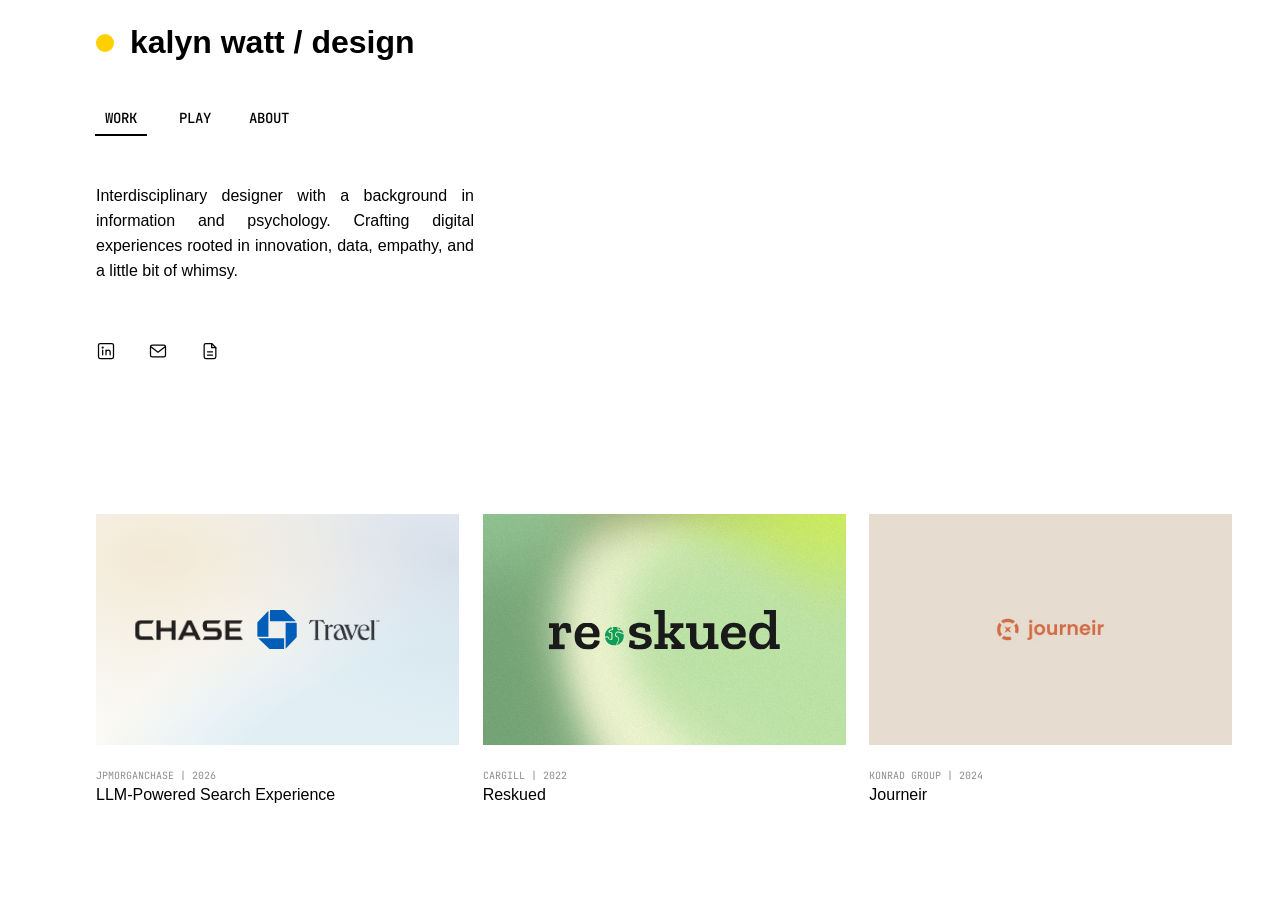
<file: index.html>
<!DOCTYPE html>
<html lang="en">
<head>
  <meta charset="UTF-8">
  <meta name="viewport" content="width=device-width, initial-scale=1.0">
  <title>Kalyn Watt — UX Designer</title>
  <meta name="description" content="Kalyn Watt is an interdisciplinary designer crafting digital experiences rooted in data, empathy, and a little bit of whimsy.">
  <link rel="preconnect" href="https://fonts.googleapis.com">
  <link rel="preconnect" href="https://fonts.gstatic.com" crossorigin>
  <link href="https://fonts.googleapis.com/css2?family=JetBrains+Mono:wght@400;500;700&display=swap" rel="stylesheet">
  <link rel="stylesheet" href="style.css?v=180">
</head>
<body class="page-landing">

  <header class="landing-header">
    <a class="landing-logo" href="index.html">
      <span class="landing-logo-dot"></span>
      <span class="landing-logo-text">kalyn watt / design</span>
    </a>
  </header>

  <main class="landing-main">
    <div class="landing-top">
      <div class="landing-tabs">
        <a class="landing-tab" href="index.html" aria-current="page">
          <span>WORK</span>
          <span class="landing-tab-line landing-tab-line--active"><img src="assets/tab-line-active.svg" alt=""></span>
        </a>
        <a class="landing-tab" href="playground.html">
          <span>PLAY</span>
          <span class="landing-tab-line"><img src="assets/tab-line-inactive.svg" alt=""></span>
        </a>
        <a class="landing-tab" href="about.html">
          <span>ABOUT</span>
          <span class="landing-tab-line"><img src="assets/tab-line-inactive.svg" alt=""></span>
        </a>
      </div>

      <p class="landing-bio">Interdisciplinary designer with a background in information and psychology. Crafting digital experiences rooted in innovation, data, empathy, and a little bit of whimsy.</p>

      <div class="landing-links">
        <a class="landing-link" href="https://www.linkedin.com/in/kalyn-watt/" target="_blank" rel="noopener" aria-label="LinkedIn" title="LinkedIn">
          <svg viewBox="0 0 24 24" width="20" height="20" fill="none" stroke="currentColor" stroke-width="1.5" stroke-linecap="round" stroke-linejoin="round" aria-hidden="true"><rect x="3" y="3" width="18" height="18" rx="2"/><line x1="8" y1="11" x2="8" y2="16.5"/><circle cx="8" cy="7.9" r="0.6" fill="currentColor"/><path d="M12 16.5V11M12 13.5a2.5 2.5 0 0 1 5 0v3"/></svg>
        </a>
        <a class="landing-link" href="mailto:kalynwatt123@gmail.com" aria-label="Email" title="Email">
          <svg viewBox="0 0 24 24" width="20" height="20" fill="none" stroke="currentColor" stroke-width="1.5" stroke-linecap="round" stroke-linejoin="round" aria-hidden="true"><rect x="3" y="5" width="18" height="14" rx="2"/><path d="m3.5 7 8.5 6.5L20.5 7"/></svg>
        </a>
        <a class="landing-link" href="https://drive.google.com/file/d/1RPrNmPQP8dWFqSfNXRG6bkc0ETEkQsLO/view?usp=drive_link" target="_blank" rel="noopener" aria-label="Resume" title="Resume">
          <svg viewBox="0 0 24 24" width="20" height="20" fill="none" stroke="currentColor" stroke-width="1.5" stroke-linecap="round" stroke-linejoin="round" aria-hidden="true"><path d="M14 3H7a2 2 0 0 0-2 2v14a2 2 0 0 0 2 2h10a2 2 0 0 0 2-2V8z"/><path d="M14 3v5h5"/><line x1="9" y1="13" x2="15" y2="13"/><line x1="9" y1="17" x2="15" y2="17"/></svg>
        </a>
      </div>
    </div>

    <ul class="landing-cards">
      <li class="landing-card" data-project="chase">
        <a class="landing-card-link" href="case-study-chase-travel.html">
          <div class="landing-thumb" data-thumb="chase">
            <div class="chase-fit">
              <div class="chase-anim">
                <img class="chase-mark" src="assets/chase-thumbnail/mark-large.svg" alt="">
                <div class="chase-word chase-word--chase"><img src="assets/chase-thumbnail/chase-wordmark.png" alt=""></div>
                <div class="chase-word chase-word--travel"><img src="assets/chase-thumbnail/travel-wordmark.png" alt=""></div>
              </div>
            </div>
          </div>
          <div class="landing-card-caption">
            <div class="landing-card-meta">
              <p class="landing-card-company">JPMORGANCHASE | 2026</p>
              <p class="landing-card-title">LLM-Powered Search Experience</p>
            </div>
            <div class="landing-detail">
              <div class="landing-detail-tags">
                <span class="landing-detail-tag">FINTECH</span>
                <span class="landing-detail-tag">AI DESIGN</span>
              </div>
              <p>Boosting conversion through natural-language search</p>
            </div>
          </div>
        </a>
      </li>
      <li class="landing-card" data-project="cargill">
        <a class="landing-card-link" href="case-study-reskued.html">
          <div class="landing-thumb" data-thumb="cargill">
            <div class="reskued-logo">
              <span class="reskued-logo-part reskued-logo-part--re"><img src="assets/reskued/logo-re.svg" alt=""></span>
              <span class="reskued-logo-part reskued-logo-part--skued"><img src="assets/reskued/logo-skued.svg" alt=""></span>
              <span class="reskued-logo-part reskued-logo-part--dot"><img src="assets/reskued/logo-dot.svg" alt=""></span>
            </div>
            <div class="rk-hover" aria-hidden="true">
              <div class="rk-hover-stage">
                <span class="rk-hover-card"><img src="assets/reskued/dashboard-full.png" alt=""></span>
                <span class="rk-hover-phone"><img src="assets/reskued/newsletter.png" alt=""></span>
              </div>
            </div>
          </div>
          <div class="landing-card-caption">
            <div class="landing-card-meta">
              <p class="landing-card-company">CARGILL | 2022</p>
              <p class="landing-card-title">Reskued</p>
            </div>
            <div class="landing-detail landing-detail--lg">
              <div class="landing-detail-tags">
                <span class="landing-detail-tag">CUSTOMER ACQUISITION</span>
                <span class="landing-detail-tag">UX DESIGN</span>
              </div>
              <p>Empowering businesses to reduce manufacturer level food waste</p>
            </div>
          </div>
        </a>
      </li>
      <li class="landing-card" data-project="konrad">
        <a class="landing-card-link" href="case-study-journeir.html">
          <div class="landing-thumb" data-thumb="konrad">
            <div class="jr-stage" aria-hidden="true">
              <img class="jr-brand" src="assets/journeir/thumbnail.jpg" alt="">
              <span class="jr-col jr-col--1"><img src="assets/journeir/landing.jpg" alt=""></span>
              <span class="jr-col jr-col--2"><img src="assets/journeir/landing.jpg" alt=""></span>
            </div>
          </div>
          <div class="landing-card-caption">
            <div class="landing-card-meta">
              <p class="landing-card-company">KONRAD GROUP | 2024</p>
              <p class="landing-card-title">Journeir</p>
            </div>
            <div class="landing-detail landing-detail--lg">
              <div class="landing-detail-tags">
                <span class="landing-detail-tag">VISUAL IDENTITY</span>
                <span class="landing-detail-tag">UX DESIGN</span>
              </div>
              <p>Helping adventurous travelers discover unique itineraries</p>
            </div>
          </div>
        </a>
      </li>
    </ul>
  </main>

  <script>
    (function () {
      var thumb = document.querySelector('.landing-thumb[data-thumb="chase"]');
      if (!thumb) return;

      function fit() {
        var w = thumb.clientWidth, h = thumb.clientHeight;
        if (!w || !h) return;
        thumb.style.setProperty("--chase-scale", Math.min(w / 672, h / 376));
      }
      fit();
      if (window.ResizeObserver) new ResizeObserver(fit).observe(thumb);

      var stopTimer;
      function start() {
        clearTimeout(stopTimer);
        thumb.classList.remove("is-playing");
        void thumb.offsetWidth;
        thumb.classList.add("is-playing");
      }
      function stop() {
        clearTimeout(stopTimer);
        stopTimer = setTimeout(function () { thumb.classList.remove("is-playing"); }, 400);
      }
      thumb.addEventListener("mouseenter", start);
      thumb.addEventListener("mouseleave", stop);
    })();
  </script>
</body>
</html>
</file>
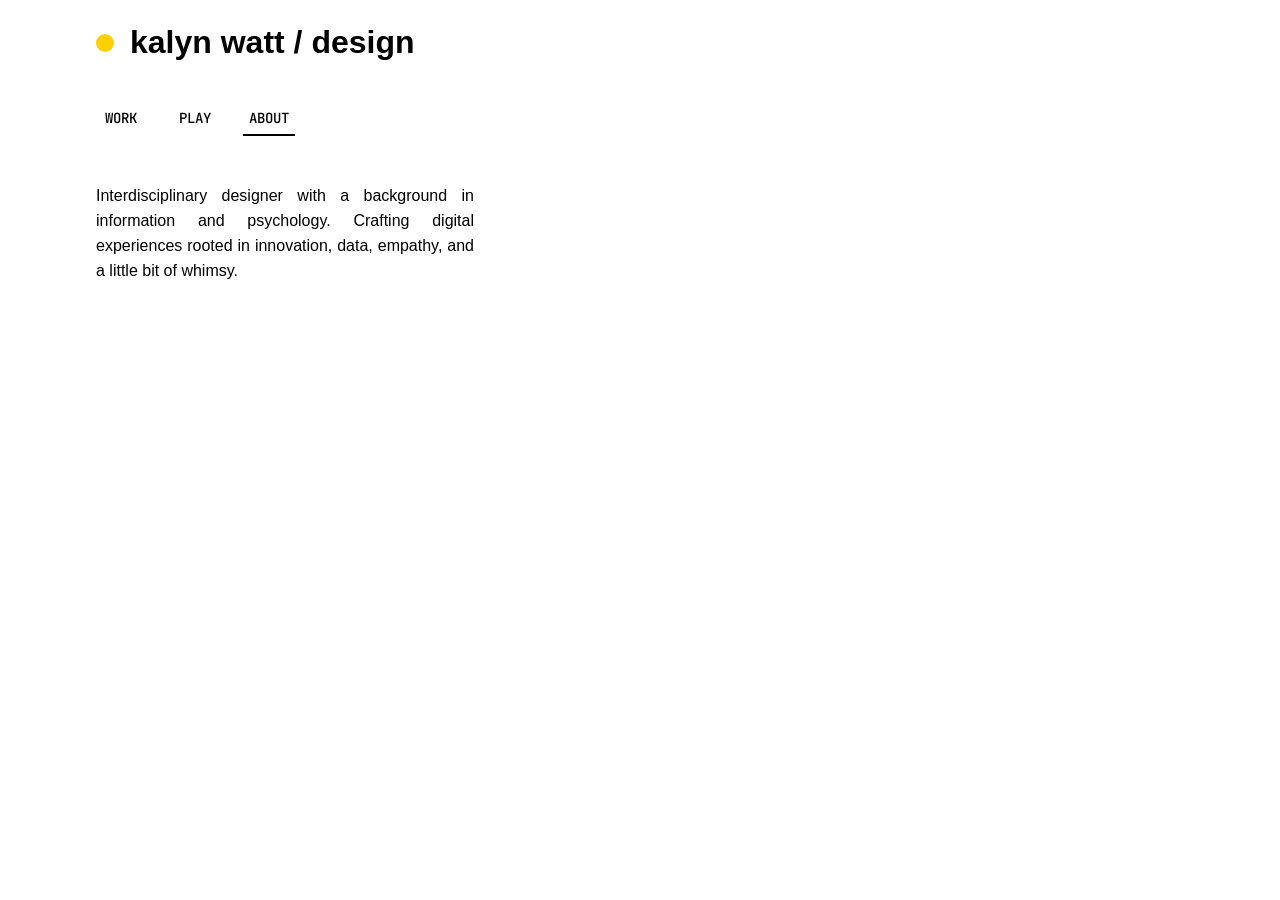
<file: about.html>
<!DOCTYPE html>
<html lang="en">
<head>
  <meta charset="UTF-8">
  <meta name="viewport" content="width=device-width, initial-scale=1.0">
  <title>About — Kalyn Watt</title>
  <meta name="description" content="About Kalyn Watt: an interdisciplinary designer with a background in information and psychology.">
  <link rel="preconnect" href="https://fonts.googleapis.com">
  <link rel="preconnect" href="https://fonts.gstatic.com" crossorigin>
  <link href="https://fonts.googleapis.com/css2?family=JetBrains+Mono:wght@400;500;700&display=swap" rel="stylesheet">
  <link rel="stylesheet" href="style.css?v=180">
</head>
<body class="page-landing">

  <header class="landing-header">
    <a class="landing-logo" href="index.html">
      <span class="landing-logo-dot"></span>
      <span class="landing-logo-text">kalyn watt / design</span>
    </a>
  </header>

  <main class="landing-play">
    <div class="landing-tabs">
      <a class="landing-tab" href="index.html">
        <span>WORK</span>
        <span class="landing-tab-line"><img src="assets/tab-line-inactive.svg" alt=""></span>
      </a>
      <a class="landing-tab" href="playground.html">
        <span>PLAY</span>
        <span class="landing-tab-line"><img src="assets/tab-line-inactive.svg" alt=""></span>
      </a>
      <a class="landing-tab" href="about.html" aria-current="page">
        <span>ABOUT</span>
        <span class="landing-tab-line landing-tab-line--active"><img src="assets/tab-line-active.svg" alt=""></span>
      </a>
    </div>

    <p class="landing-bio about-bio">Interdisciplinary designer with a background in information and psychology. Crafting digital experiences rooted in innovation, data, empathy, and a little bit of whimsy.<span class="about-more"> But also a(n)...</span></p>
  </main>
  <div class="about-phrases" aria-hidden="true"></div>

  <script>
    (function () {
      var bio = document.querySelector(".about-bio");
      var layer = document.querySelector(".about-phrases");
      if (!bio || !layer) return;

      var phrases = [
        "Citrus lover",
        "Bananagrams player",
        "Dinner party hoster",
        "Long car ride karaoke singer",
        "Knitter",
        "Radish pickler",
        "Kombucha brewer",
        "Avid thrifter",
        "Wishful thinker",
        "Disco music enjoyer",
        "Inconsistent runner",
        "Sample sale shopper",
        "Vogue doomscroller",
        "Social advocate",
        "Jasmine tea drinker"
      ];

      function rect(el) {
        var r = el.getBoundingClientRect();
        return { l: r.left, t: r.top, r: r.right, b: r.bottom };
      }

      function hits(a, b, pad) {
        return !(a.r + pad < b.l || a.l - pad > b.r || a.b + pad < b.t || a.t - pad > b.b);
      }

      function scatter() {
        layer.innerHTML = "";
        var vw = window.innerWidth, vh = window.innerHeight;
        var blocked = [];
        [".landing-header", ".landing-tabs", ".about-bio"].forEach(function (s) {
          var el = document.querySelector(s);
          if (el) blocked.push(rect(el));
        });
        var placed = [];
        var margin = 24;

        phrases.forEach(function (text, i) {
          var el = document.createElement("span");
          el.className = "about-phrase";
          el.textContent = text;
          el.style.setProperty("--delay", (i * 45) + "ms");
          el.style.setProperty("--tilt", (Math.random() * 12 - 6).toFixed(1) + "deg");
          layer.appendChild(el);
          var w = el.offsetWidth, h = el.offsetHeight;

          var spot = null;
          for (var tries = 0; tries < 80 && !spot; tries++) {
            var x = margin + Math.random() * Math.max(1, vw - w - margin * 2);
            var y = margin + Math.random() * Math.max(1, vh - h - margin * 2);
            var box = { l: x, t: y, r: x + w, b: y + h };
            var ok = blocked.every(function (b) { return !hits(box, b, 16); }) &&
              placed.every(function (p) { return !hits(box, p, 10); });
            if (ok) spot = box;
          }
          if (!spot) {
            var fx = margin + Math.random() * Math.max(1, vw - w - margin * 2);
            var fy = margin + Math.random() * Math.max(1, vh - h - margin * 2);
            spot = { l: fx, t: fy, r: fx + w, b: fy + h };
          }
          placed.push(spot);
          el.style.left = spot.l + "px";
          el.style.top = spot.t + "px";
        });

        /* let the browser register the start state before fading in */
        void layer.offsetWidth;
        layer.classList.add("is-on");
      }

      function clear() {
        layer.classList.remove("is-on");
      }

      bio.addEventListener("mouseenter", scatter);
      bio.addEventListener("mouseleave", clear);
    })();
  </script>
</body>
</html>
</file>
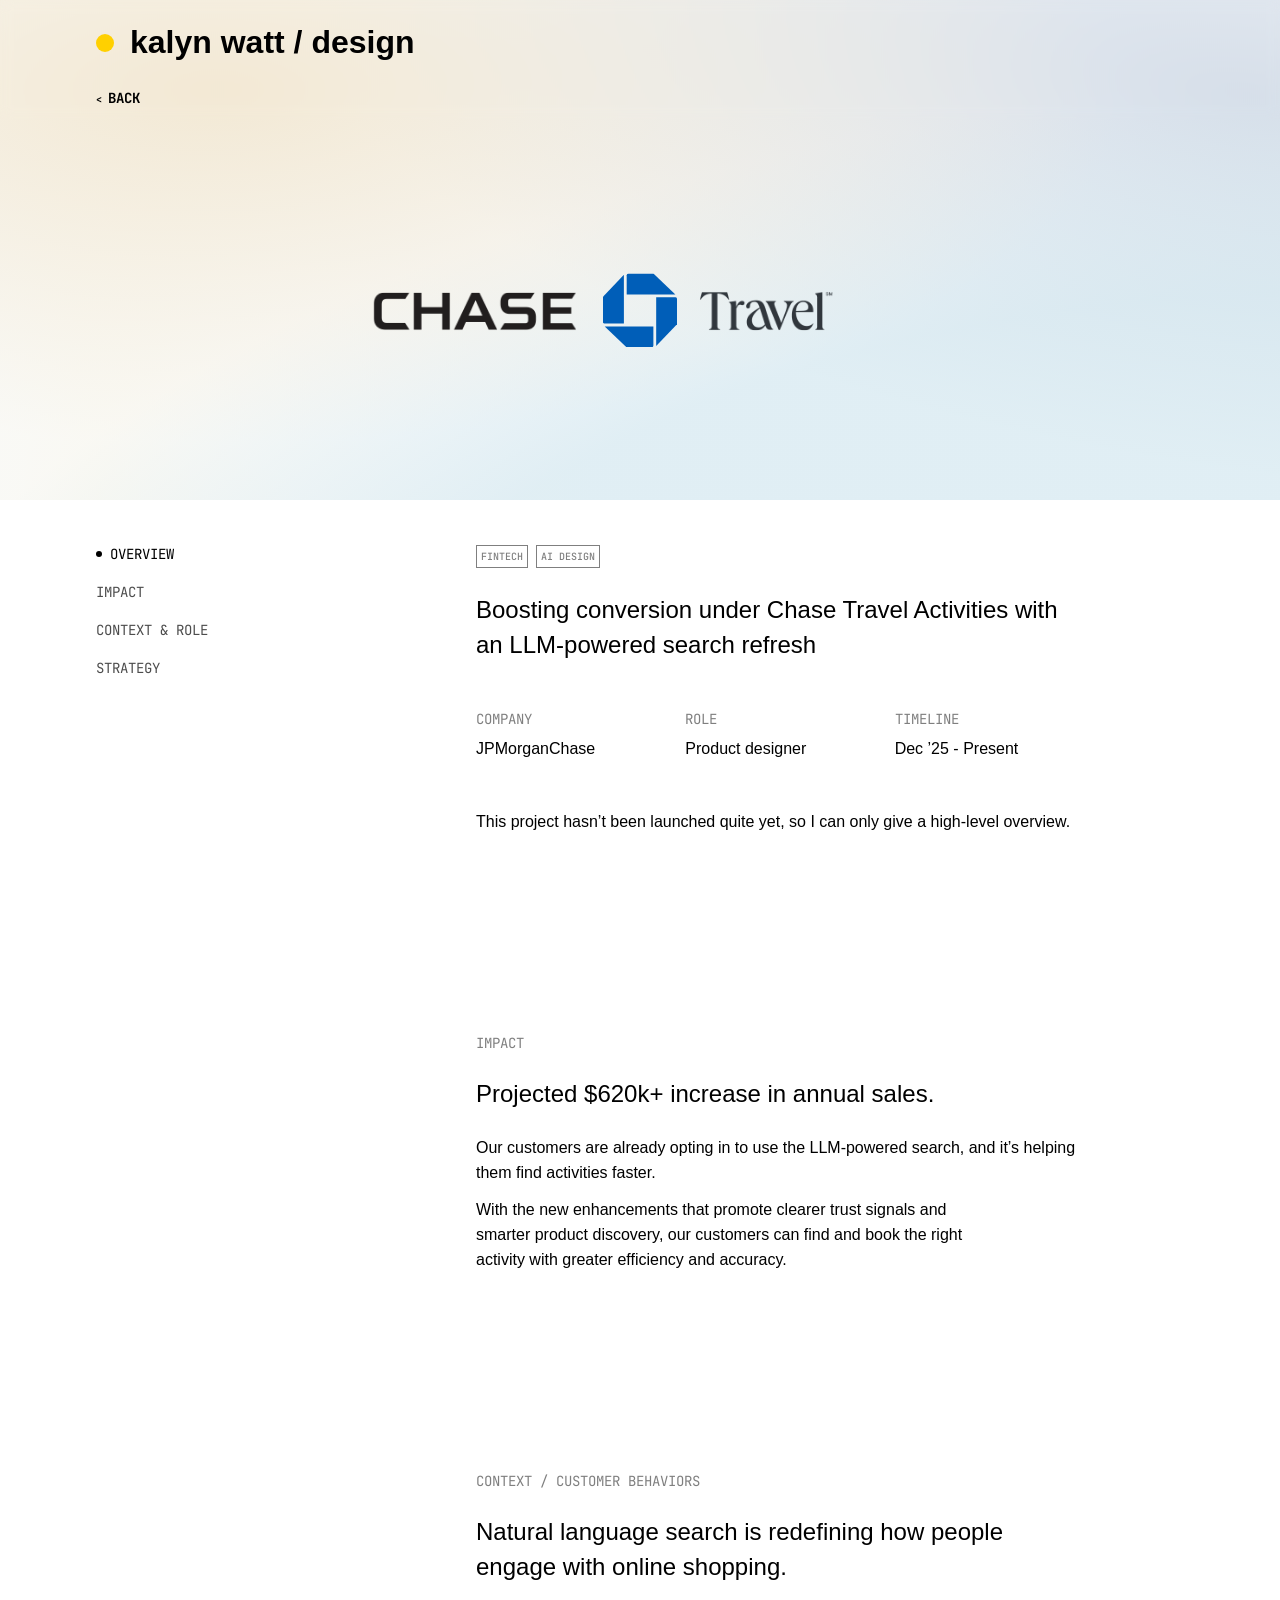
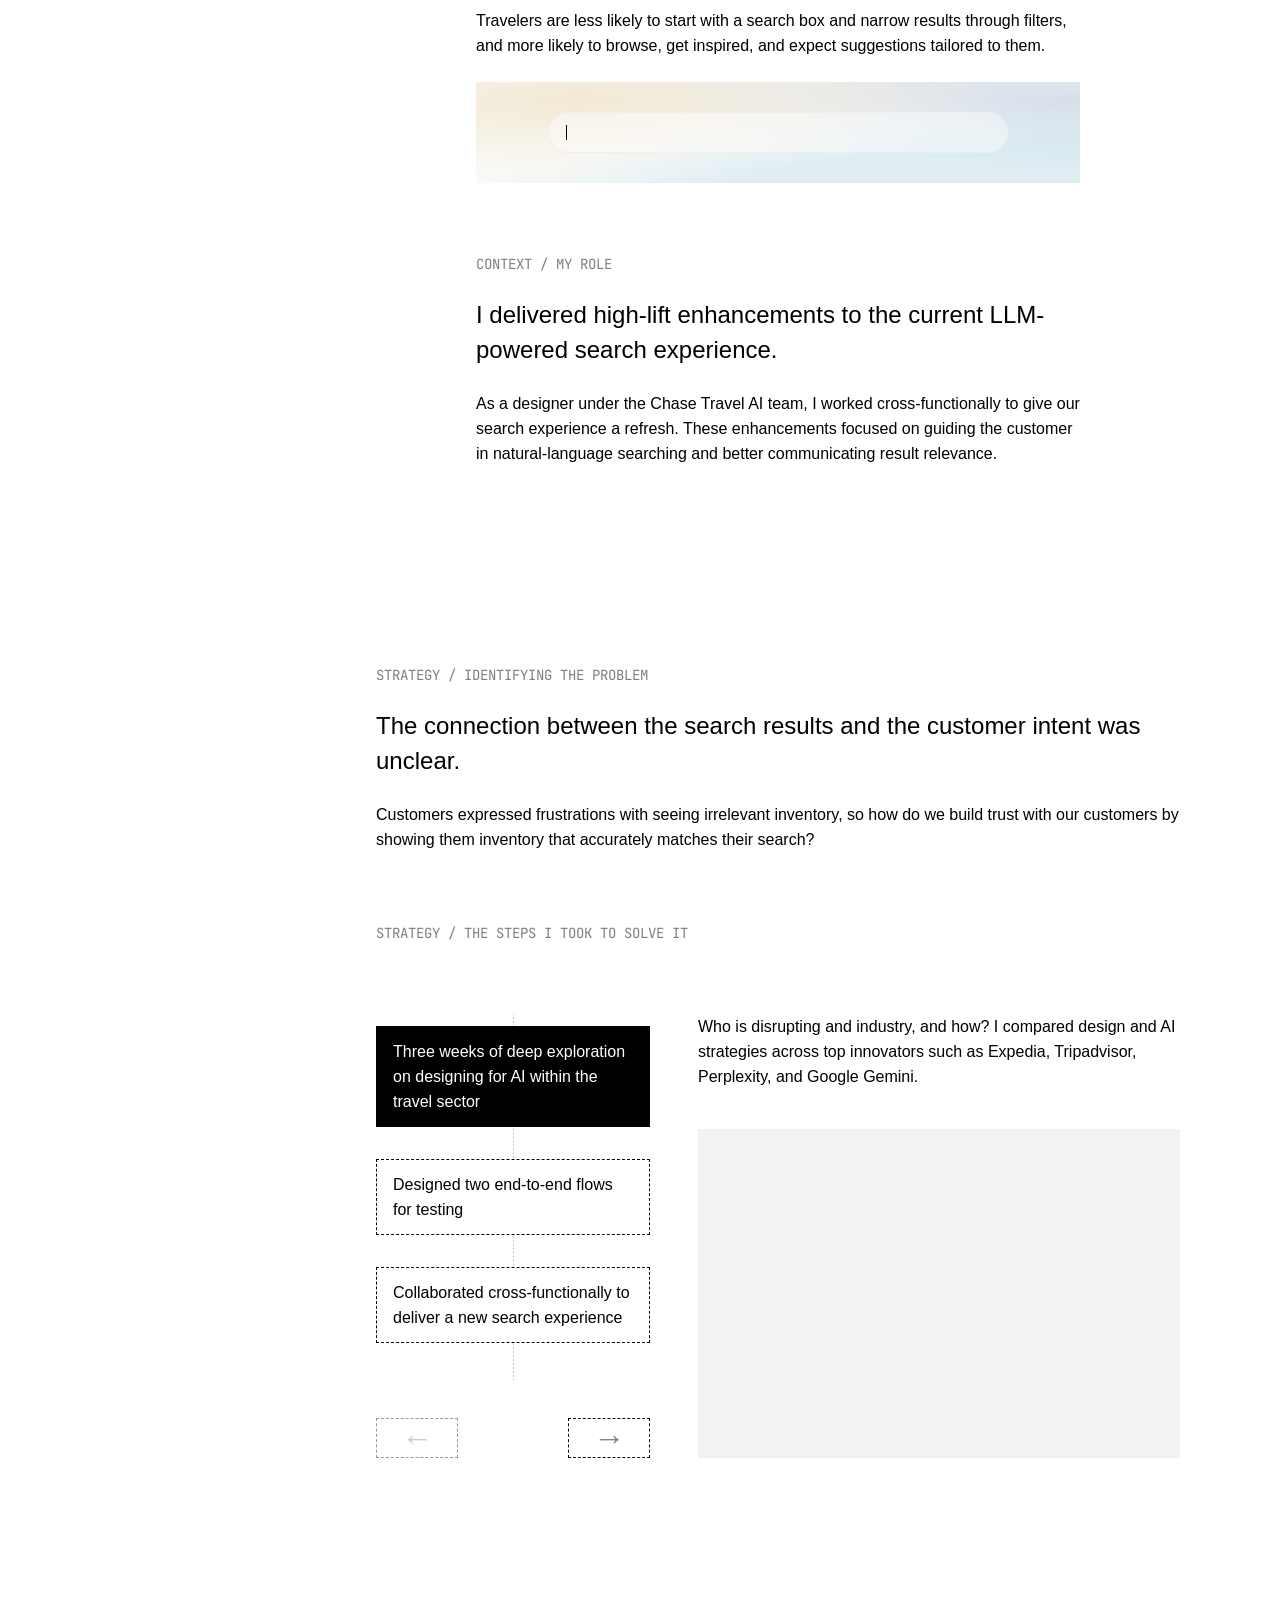
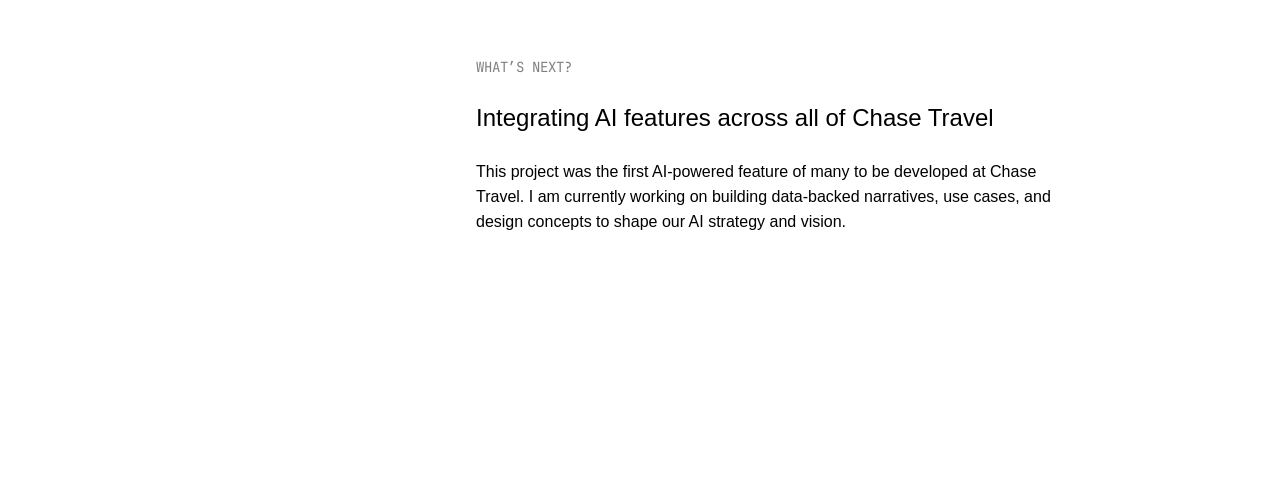
<file: case-study-chase-travel.html>
<!DOCTYPE html>
<html lang="en">
<head>
  <meta charset="UTF-8">
  <meta name="viewport" content="width=device-width, initial-scale=1.0">
  <title>LLM-Powered Search Experience — Kalyn Watt</title>
  <meta name="description" content="Case study: improving booking conversion through an LLM-powered search experience in Chase Travel at JPMorganChase.">
  <link rel="preconnect" href="https://fonts.googleapis.com">
  <link rel="preconnect" href="https://fonts.gstatic.com" crossorigin>
  <link href="https://fonts.googleapis.com/css2?family=JetBrains+Mono:wght@400;500;700&display=swap" rel="stylesheet">
  <link rel="stylesheet" href="style.css?v=180">
</head>
<body class="page-landing">

  <header class="landing-header landing-header--with-back">
    <a class="landing-logo" href="index.html">
      <span class="landing-logo-dot"></span>
      <span class="landing-logo-text">kalyn watt / design</span>
    </a>
    <a class="case-back case-back--lg" href="index.html"><small>&lt; </small>BACK</a>
  </header>

  <div class="ct-banner" aria-label="Chase Travel animation">
    <div class="chase-fit">
      <div class="chase-anim">
        <img class="chase-mark" src="assets/chase-thumbnail/mark-large.svg" alt="">
        <div class="chase-word chase-word--chase"><img src="assets/chase-thumbnail/chase-wordmark.png" alt=""></div>
        <div class="chase-word chase-word--travel"><img src="assets/chase-thumbnail/travel-wordmark.png" alt=""></div>
      </div>
    </div>
  </div>

  <main class="landing-body landing-body--ct">
    <aside class="case-side">

      <nav class="case-nav" aria-label="Case study sections">
        <a href="#overview" aria-current="true"><span>OVERVIEW</span></a>
        <a href="#impact"><span>IMPACT</span></a>
        <a href="#context"><span>CONTEXT &amp; ROLE</span></a>
        <a href="#strategy"><span>STRATEGY</span></a>
      </nav>
    </aside>

    <div class="case-main">
      <section class="ct-overview" id="overview">
        <div class="ct-overview-text">
          <div class="ct-head">
            <div class="ct-tags">
              <span class="ct-tag">FINTECH</span>
              <span class="ct-tag">AI DESIGN</span>
            </div>
            <h1 class="ct-title">Boosting conversion under Chase Travel Activities with an LLM-powered search refresh</h1>
          </div>

          <dl class="ct-meta">
            <div>
              <dt>COMPANY</dt>
              <dd>JPMorganChase</dd>
            </div>
            <div>
              <dt>ROLE</dt>
              <dd>Product designer</dd>
            </div>
            <div>
              <dt>TIMELINE</dt>
              <dd>Dec &rsquo;25 - Present</dd>
            </div>
          </dl>

          <p class="ct-body">This project hasn&rsquo;t been launched quite yet, so I can only give a high-level overview.</p>
        </div>
      </section>

      <section class="ct-section" id="impact">
        <div class="ct-block">
          <p class="ct-label">IMPACT</p>
          <h2 class="ct-heading">Projected $620k+ increase in annual sales.</h2>
          <div class="ct-copy">
            <p class="ct-body">Our customers are already opting in to use the LLM-powered search, and it&rsquo;s helping them find activities faster.</p>
            <p class="ct-body ct-body--narrow">With the new enhancements that promote clearer trust signals and smarter product discovery, our customers can find and book the right activity with greater efficiency and accuracy.</p>
          </div>
        </div>
      </section>

      <section class="ct-section" id="context">
        <div class="ct-stack">
          <div class="ct-block">
            <p class="ct-label">CONTEXT / CUSTOMER BEHAVIORS</p>
            <h2 class="ct-heading">Natural language search is redefining how people engage with online shopping.</h2>
            <p class="ct-body">Travelers are less likely to start with a search box and narrow results through filters, and more likely to browse, get inspired, and expect suggestions tailored to them.</p>

            <div class="ct-strip" role="img" aria-label="Example searches typed into the LLM-powered search: Highly-rated water activities in Bali for large groups; Romantic culinary experiences in Venice; Scuba diving and sunset cruises in the Caribbean; Kid-friendly historical walking tours in Prague">
              <div class="ct-prompt" aria-hidden="true">
                <span class="ct-prompt-text">Highly-rated water activities in Bali for large groups</span><span class="ct-caret"></span>
              </div>
            </div>
          </div>

          <div class="ct-block">
            <p class="ct-label">CONTEXT / MY ROLE</p>
            <h2 class="ct-heading">I delivered high-lift enhancements to the current LLM-powered search experience.</h2>
            <p class="ct-body">As a designer under the Chase Travel AI team, I worked cross-functionally to give our search experience a refresh. These enhancements focused on guiding the customer in natural-language searching and better communicating result relevance.</p>
          </div>
        </div>
      </section>

      <section class="ct-section ct-strategy" id="strategy">
        <div class="ct-block">
            <p class="ct-label">STRATEGY / IDENTIFYING THE PROBLEM</p>
            <h2 class="ct-heading">The connection between the search results and the customer intent was unclear.</h2>
            <p class="ct-body">Customers expressed frustrations with seeing irrelevant inventory, so how do we build trust with our customers by showing them inventory that accurately matches their search?</p>
        </div>

        <div class="ct-steps">
          <p class="ct-label">STRATEGY / THE STEPS I TOOK TO SOLVE IT</p>
          <div class="ct-steps-row">
            <div class="ct-steps-nav">
              <img class="ct-steps-line" src="assets/steps-line.svg" alt="" width="323" height="1">
              <div class="ct-step-list">
                <button type="button" class="ct-step is-active" data-step="0">Three weeks of deep exploration on designing for AI within the travel sector</button>
                <button type="button" class="ct-step" data-step="1">Designed two end-to-end flows for testing</button>
                <button type="button" class="ct-step" data-step="2">Collaborated cross-functionally to deliver a new search experience</button>
              </div>
              <div class="ct-arrows">
                <button type="button" class="ct-arrow" data-dir="prev" aria-label="Previous step" disabled>&larr;</button>
                <button type="button" class="ct-arrow" data-dir="next" aria-label="Next step">&rarr;</button>
              </div>
            </div>

            <div class="ct-panel" aria-live="polite">
              <div class="ct-panel-copy">
                <p class="ct-body is-active">Who is disrupting and industry, and how? I compared design and AI strategies across top innovators such as Expedia, Tripadvisor, Perplexity, and Google Gemini.</p>
              </div>
              <div class="ct-panel-media">
                <div class="ct-media is-active" data-step="0">
                  <video src="assets/discovery.mp4" muted loop playsinline preload="metadata" aria-label="Discovery exploration"></video>
                </div>
                <div class="ct-media ct-media--pair" data-step="1">
                  <video src="assets/lava-A.mp4" muted loop playsinline preload="metadata" aria-label="Flow A"></video>
                  <video src="assets/lava-B.mp4" muted loop playsinline preload="metadata" aria-label="Flow B"></video>
                </div>
                <div class="ct-media" data-step="2">
                  <video src="assets/lines-align.mp4" muted loop playsinline preload="metadata" aria-label="Aligning with product and tech"></video>
                </div>
              </div>
            </div>
          </div>
        </div>
      </section>

      <section class="ct-section ct-section--end" id="next">
        <div class="ct-block">
          <p class="ct-label">WHAT&rsquo;S NEXT?</p>
          <h2 class="ct-heading">Integrating AI features across all of Chase Travel</h2>
          <p class="ct-body">This project was the first AI-powered feature of many to be developed at Chase Travel. I am currently working on building data-backed narratives, use cases, and design concepts to shape our AI strategy and vision.</p>
        </div>
      </section>
    </div>
  </main>

  <script>
    (function () {
      /* Chase Travel animation in the banner: scale the logo to the banner height */
      var banner = document.querySelector(".ct-banner");
      if (banner) {
        var fitBanner = function () {
          var hdr = document.querySelector(".landing-header").offsetHeight;
          var w = banner.clientWidth, bh = banner.clientHeight - hdr;
          if (w && bh > 0) banner.style.setProperty("--chase-scale", Math.min(w / 672, bh / 376));
        };
        fitBanner();
        if (window.ResizeObserver) new ResizeObserver(fitBanner).observe(banner);
      }

      /* looped typing animation of the four example searches */
      var promptText = document.querySelector(".ct-prompt-text");
      if (promptText) {
        var prompts = [
          "Highly-rated water activities in Bali for large groups",
          "Romantic culinary experiences in Venice",
          "Scuba diving and sunset cruises in the Caribbean",
          "Kid-friendly historical walking tours in Prague"
        ];
        var reduce = window.matchMedia("(prefers-reduced-motion: reduce)");
        var strip = document.querySelector(".ct-strip");
        var idx = 0, pos = 0, typing = true, timer = 0, visible = true;

        var tickPrompt = function () {
          var full = prompts[idx];
          var delay;
          if (typing) {
            pos++;
            promptText.textContent = full.slice(0, pos);
            if (pos >= full.length) { typing = false; delay = 1800; }
            else delay = 45 + Math.random() * 35;
          } else {
            pos--;
            promptText.textContent = full.slice(0, Math.max(pos, 0));
            if (pos <= 0) { typing = true; idx = (idx + 1) % prompts.length; delay = 450; }
            else delay = 18;
          }
          timer = setTimeout(tickPrompt, delay);
        };

        if (reduce.matches) {
          promptText.textContent = prompts[0];
        } else {
          promptText.textContent = "";
          if ("IntersectionObserver" in window) {
            new IntersectionObserver(function (entries) {
              visible = entries[0].isIntersecting;
              clearTimeout(timer);
              if (visible) timer = setTimeout(tickPrompt, 300);
            }, { threshold: 0.2 }).observe(strip);
          } else {
            tickPrompt();
          }
        }
      }

      /* strategy steps: arrows (or the step cards) move through the three steps */
      var steps = Array.prototype.slice.call(document.querySelectorAll(".ct-step"));
      var media = Array.prototype.slice.call(document.querySelectorAll(".ct-media"));
      var prev = document.querySelector('.ct-arrow[data-dir="prev"]');
      var next = document.querySelector('.ct-arrow[data-dir="next"]');
      var copy = document.querySelector(".ct-panel-copy .ct-body");
      var captions = [
        "Who is disrupting and industry, and how? I compared design and AI strategies across top innovators such as Expedia, Tripadvisor, Perplexity, and Google Gemini.",
        "I began by rapidly ideating many concepts. I narrowed down to designing and prototyping two end-to-end flows for A/B testing, a low-lift and a high-lift. Amongst 12 of the customers we interviewed, the high-lift concepts were better received.",
        "In constant collaboration with product and tech leads, as well as our legal and accessibility partners, I delivered the new enhancements to the search experience, which are currently undergoing development."
      ];
      var current = 0;
      var panel = document.querySelector(".ct-panel");
      var inView = true;

      function playActive() {
        media.forEach(function (m, i) {
          m.querySelectorAll("video").forEach(function (v) {
            if (i === current && inView) {
              var p = v.play();
              if (p && p.catch) p.catch(function () {});
            } else {
              v.pause();
            }
          });
        });
      }

      function show(i) {
        current = Math.max(0, Math.min(steps.length - 1, i));
        steps.forEach(function (s, n) { s.classList.toggle("is-active", n === current); });
        media.forEach(function (m, n) {
          m.classList.toggle("is-active", n === current);
          if (n === current) m.querySelectorAll("video").forEach(function (v) { v.currentTime = 0; });
        });
        copy.textContent = captions[current];
        copy.classList.toggle("is-empty", !captions[current]);
        prev.disabled = current === 0;
        next.disabled = current === steps.length - 1;
        playActive();
      }

      steps.forEach(function (s, n) { s.addEventListener("click", function () { show(n); }); });
      prev.addEventListener("click", function () { show(current - 1); });
      next.addEventListener("click", function () { show(current + 1); });
      if (panel && "IntersectionObserver" in window) {
        new IntersectionObserver(function (entries) {
          inView = entries[0].isIntersecting;
          playActive();
        }, { threshold: 0.2 }).observe(panel);
      }
      show(0);

      var links = document.querySelectorAll(".case-nav a");
      var sections = [];
      links.forEach(function (a) {
        var el = document.querySelector(a.getAttribute("href"));
        if (el) sections.push({ link: a, el: el });
      });
      if (!sections.length) return;

      function update() {
        var line = window.innerHeight * 0.35;
        var current = sections[0];
        sections.forEach(function (s) {
          if (s.el.getBoundingClientRect().top <= line) current = s;
        });
        sections.forEach(function (s) {
          if (s === current) s.link.setAttribute("aria-current", "true");
          else s.link.removeAttribute("aria-current");
        });
      }
      update();
      window.addEventListener("scroll", update, { passive: true });
      window.addEventListener("resize", update);
    })();
  </script>
</body>
</html>
</file>
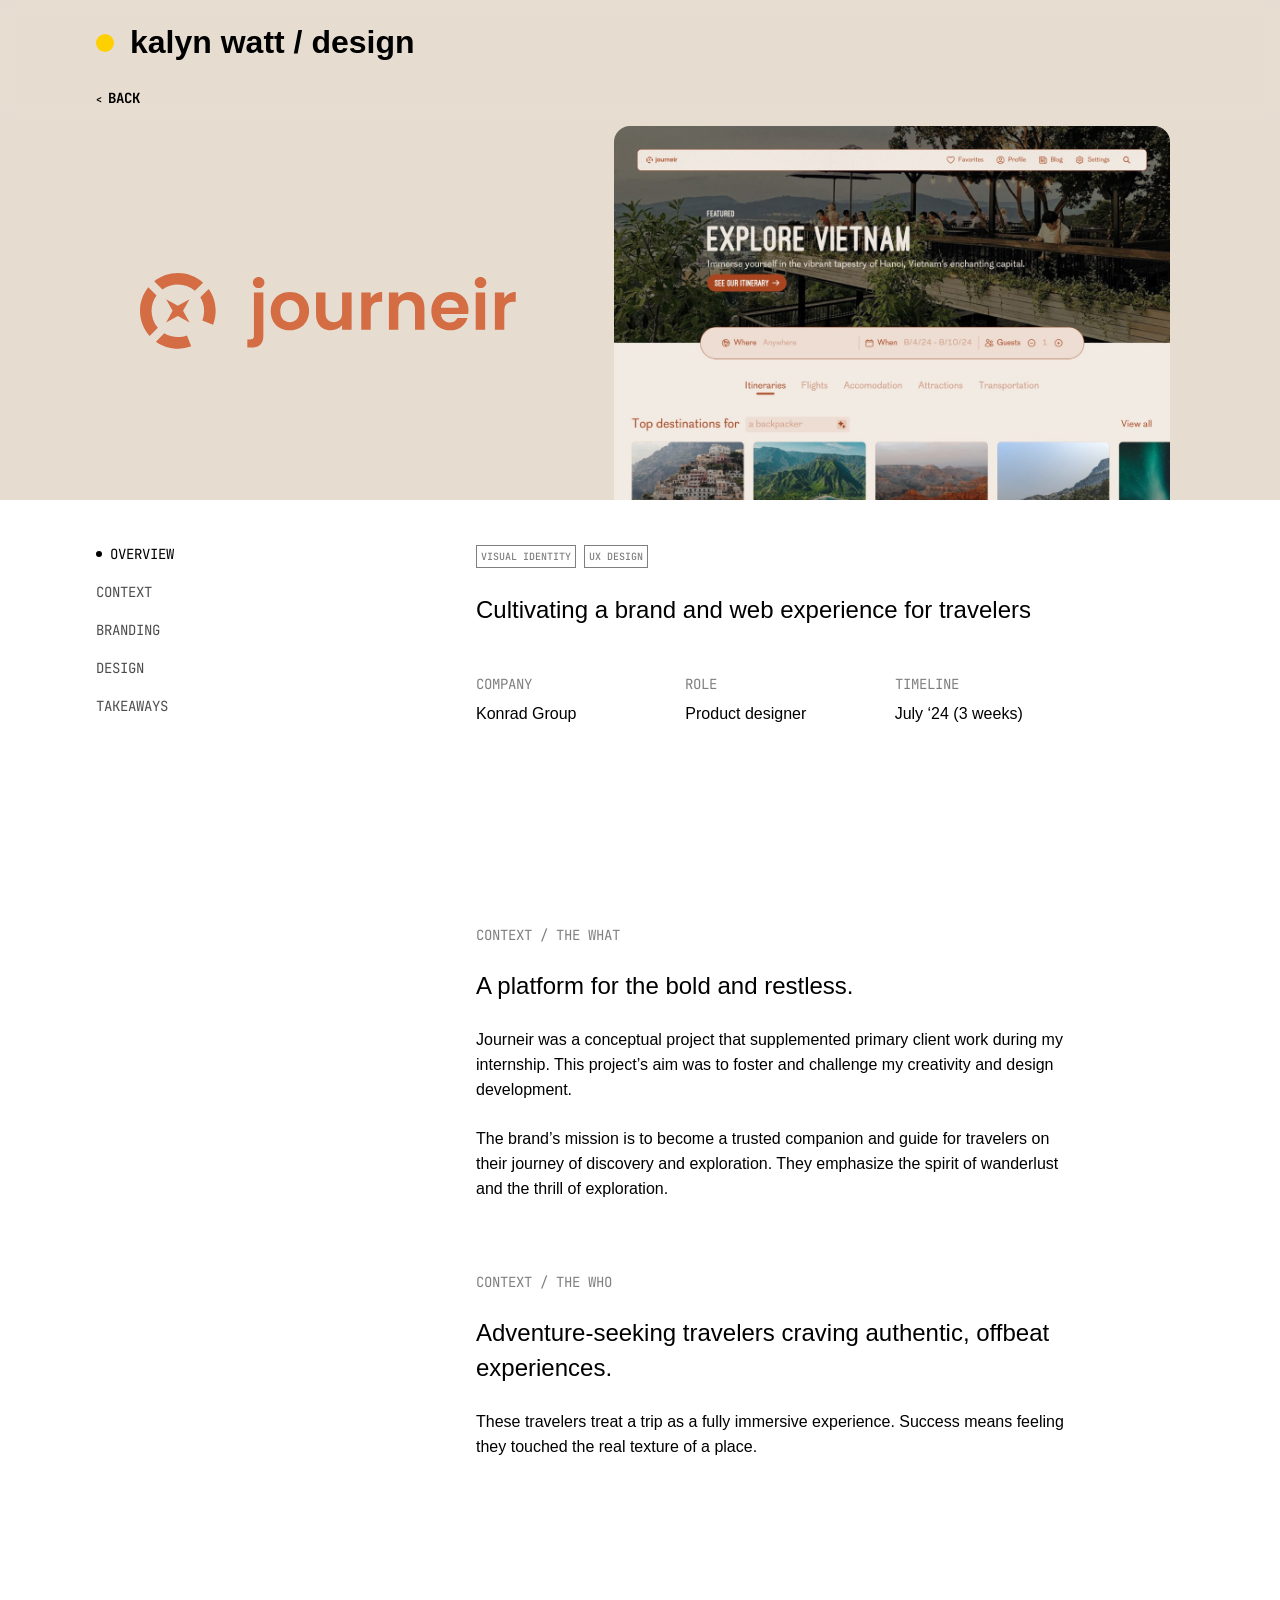
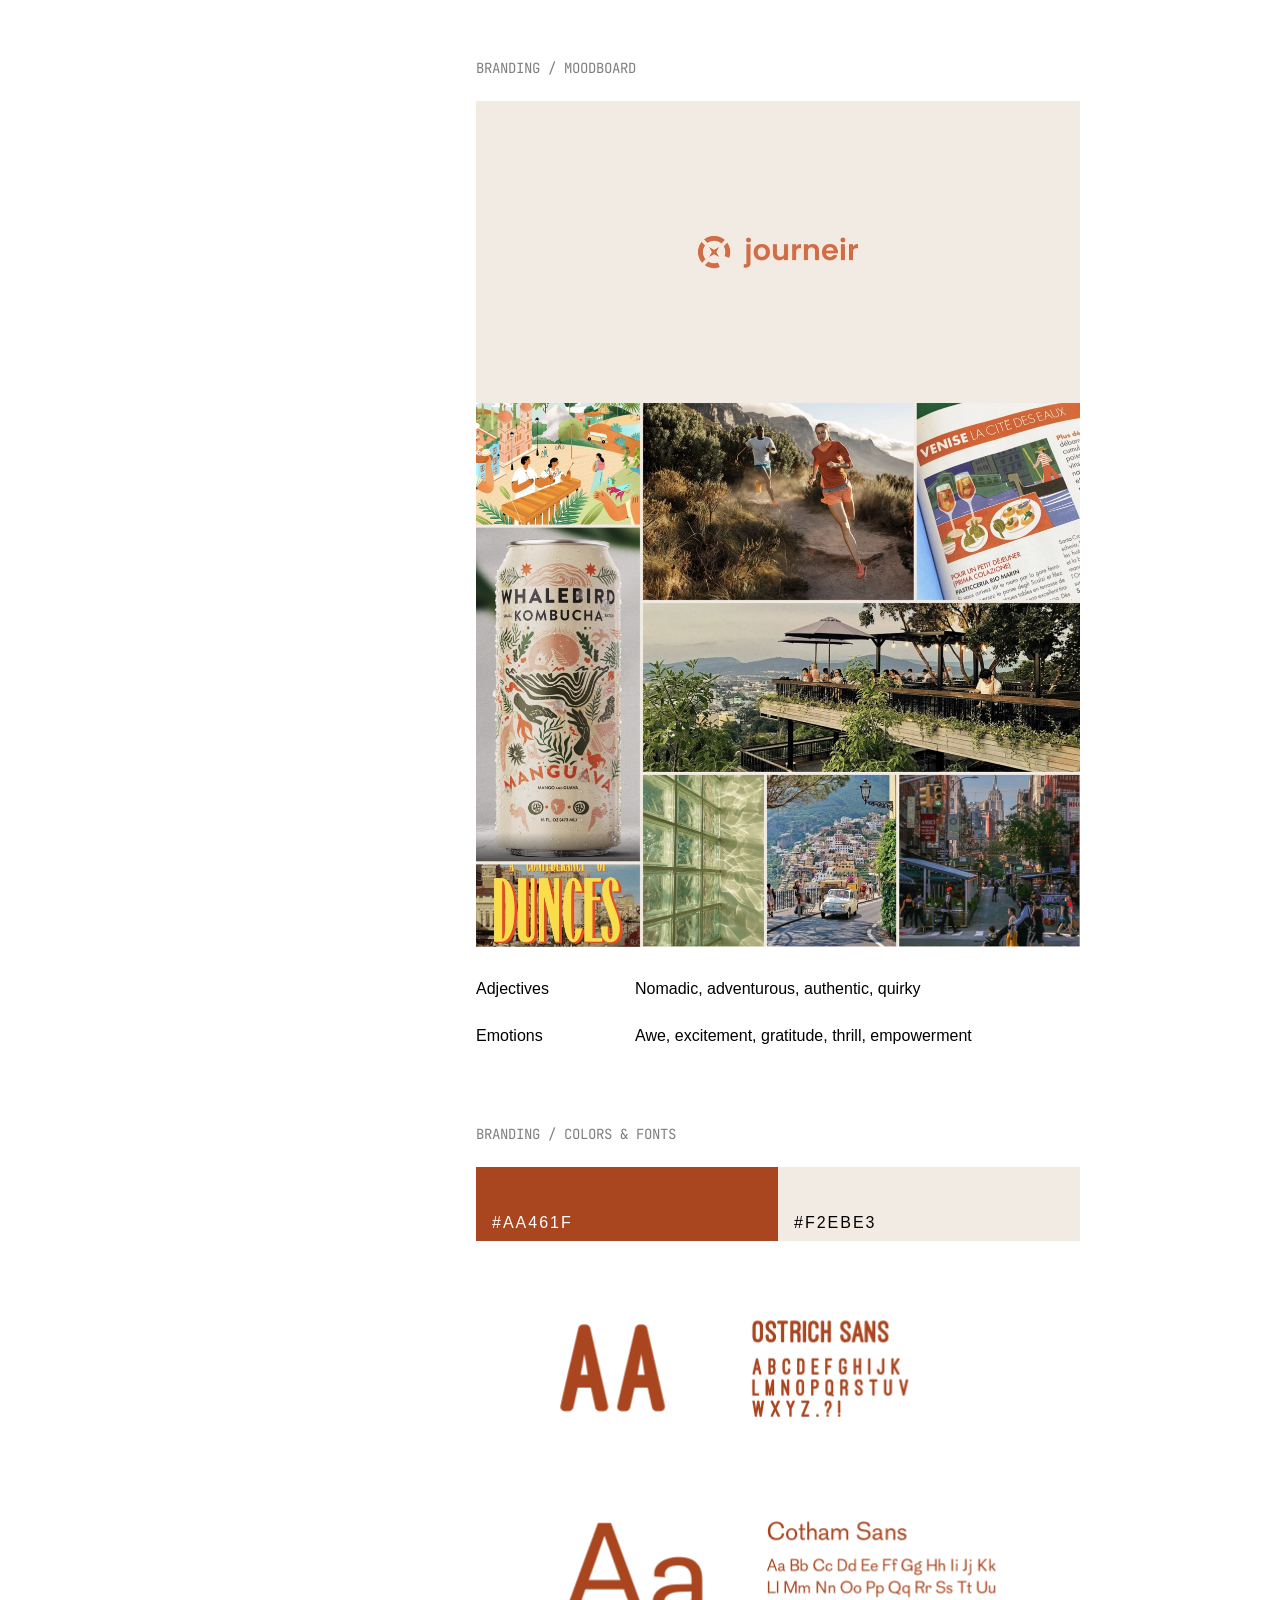
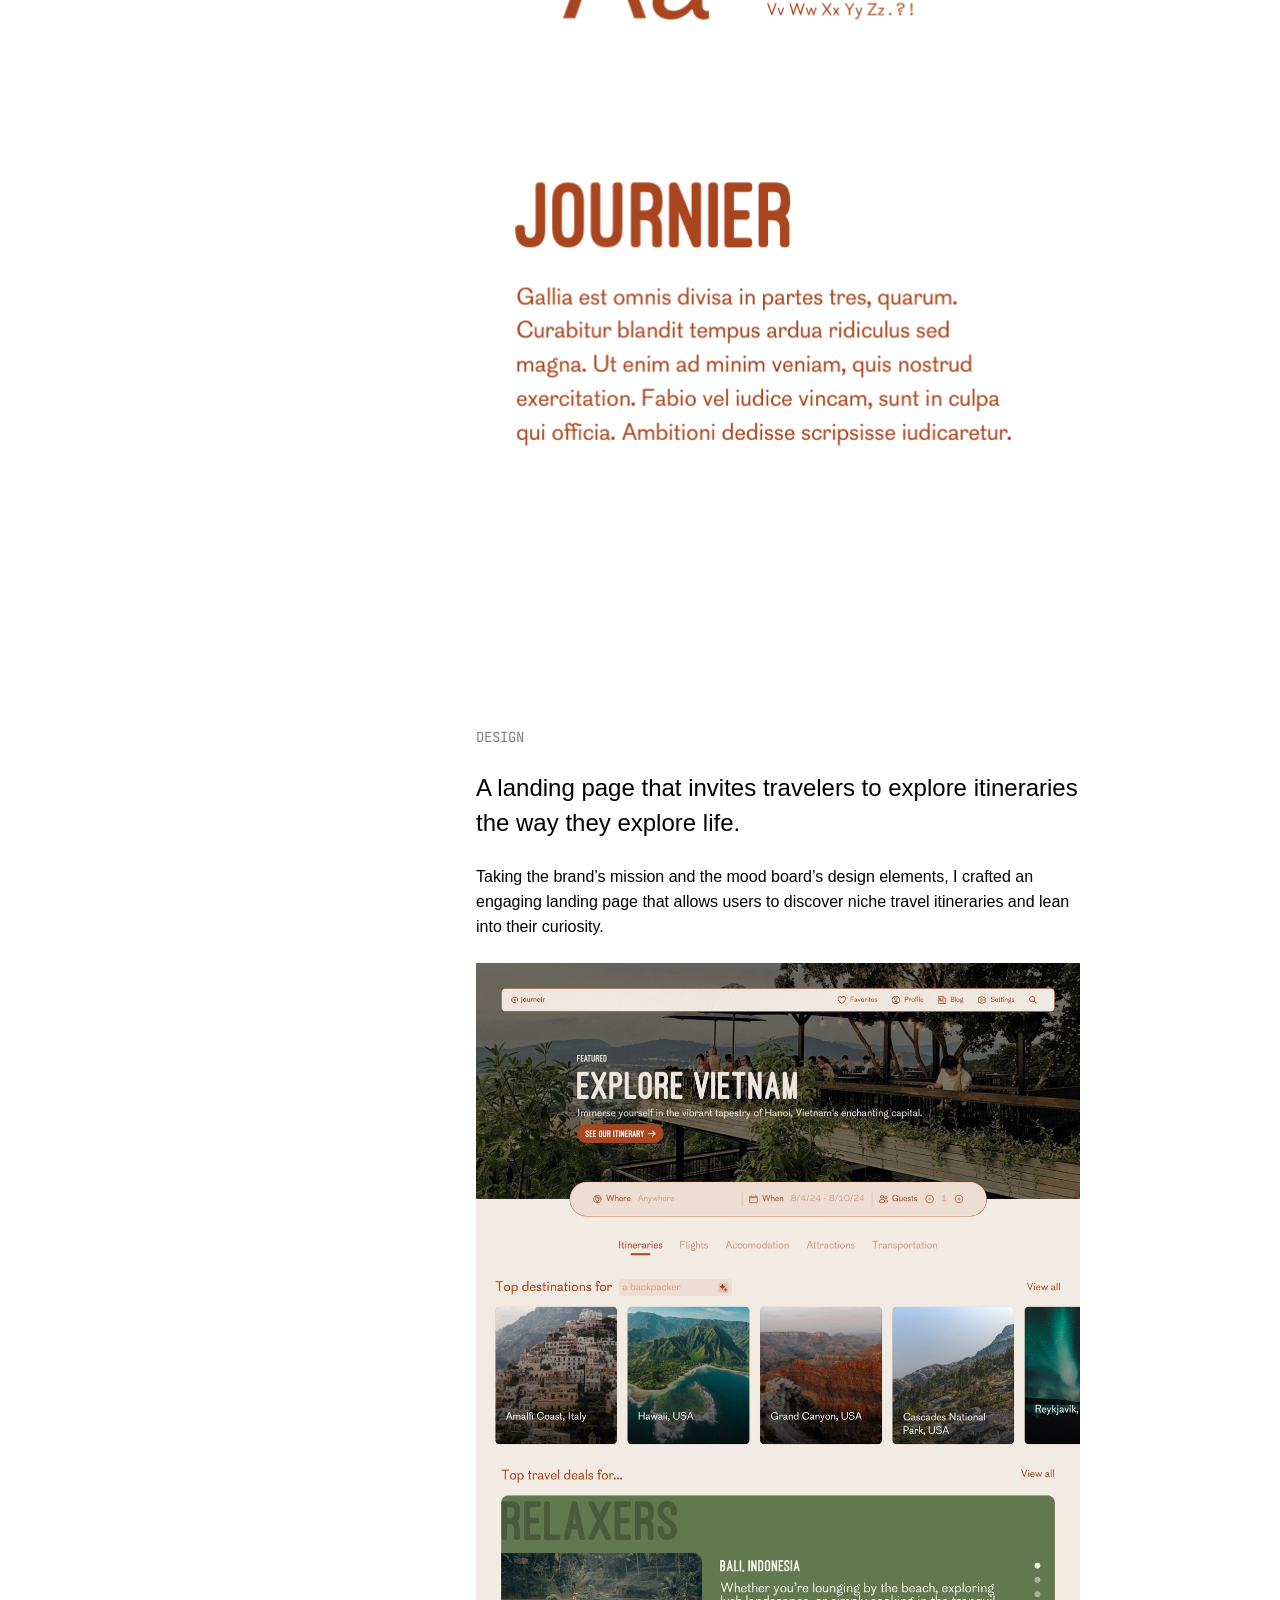
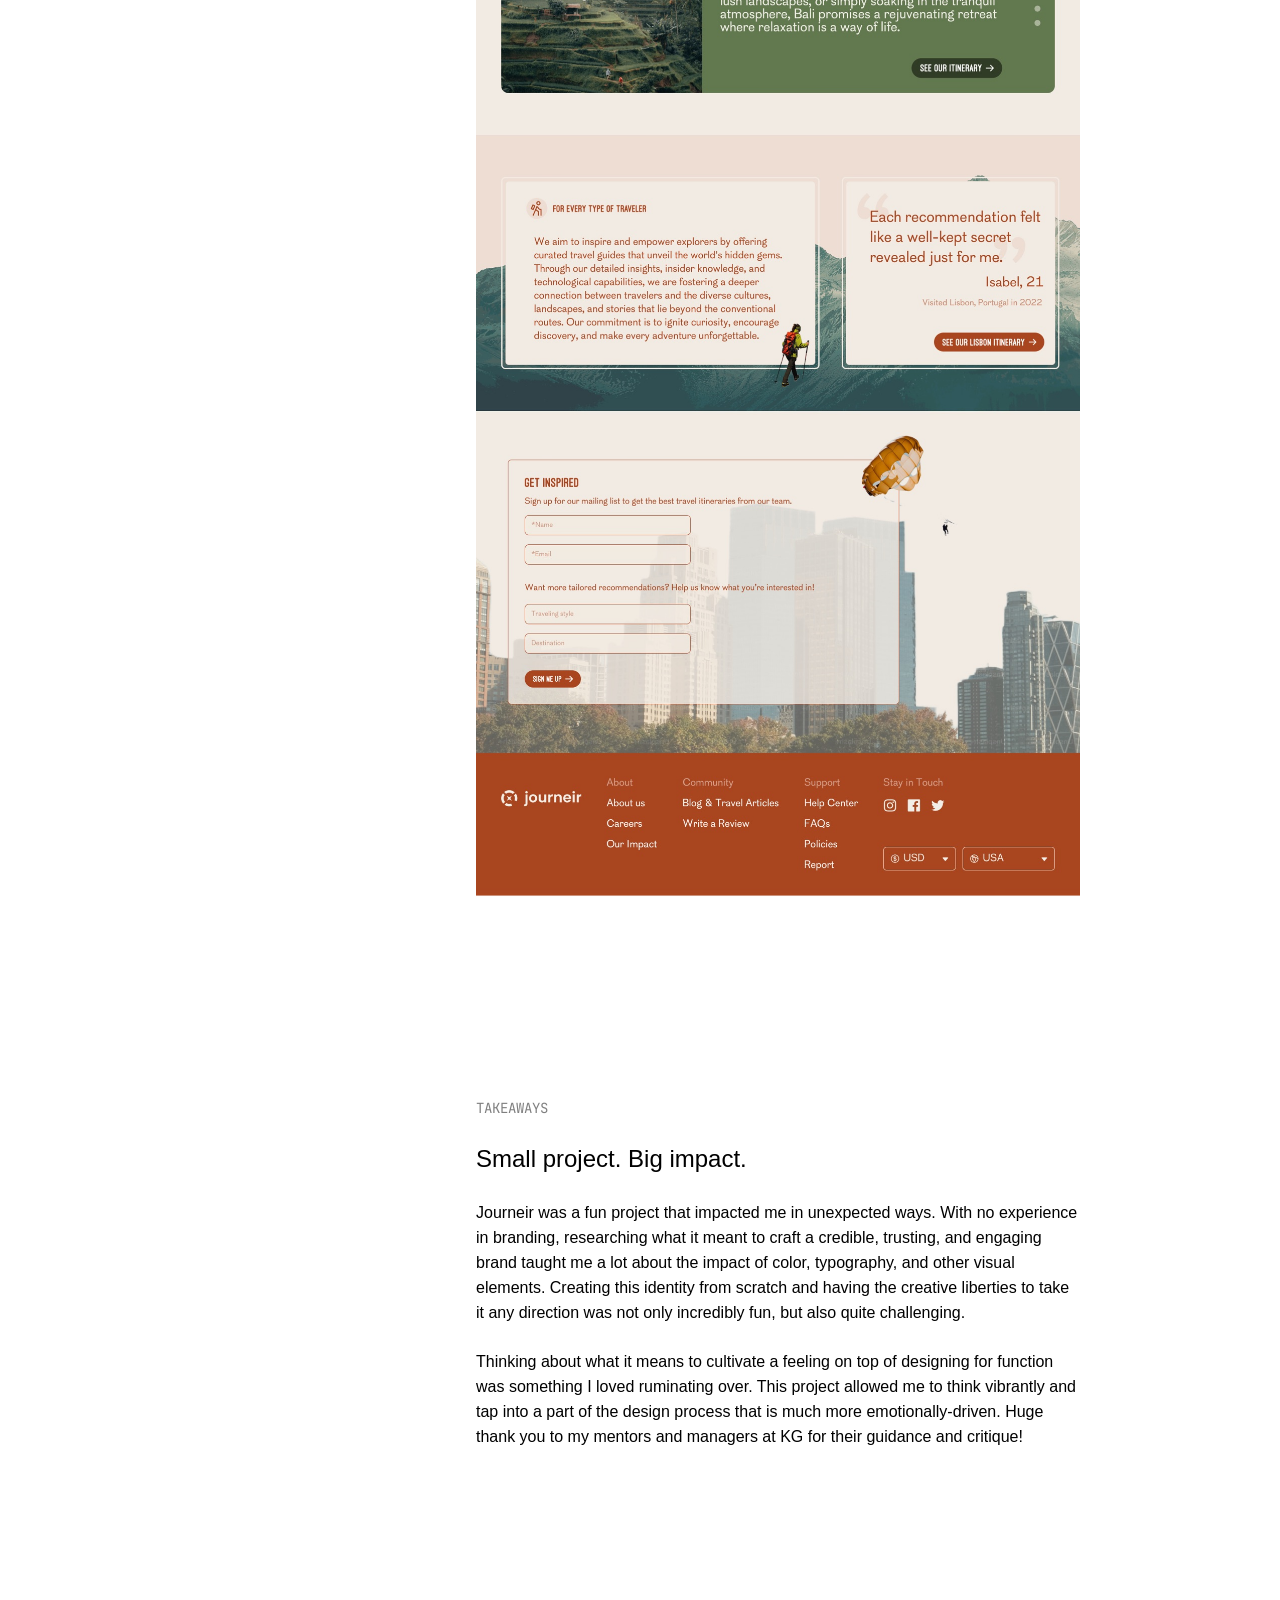
<file: case-study-journeir.html>
<!DOCTYPE html>
<html lang="en">
<head>
  <meta charset="UTF-8">
  <meta name="viewport" content="width=device-width, initial-scale=1.0">
  <title>Cultivating a brand and web experience for travelers — Kalyn Watt</title>
  <meta name="description" content="Case study: Journeir, a conceptual brand and landing page for adventure-seeking travelers, designed at Konrad Group.">
  <link rel="preconnect" href="https://fonts.googleapis.com">
  <link rel="preconnect" href="https://fonts.gstatic.com" crossorigin>
  <link href="https://fonts.googleapis.com/css2?family=JetBrains+Mono:wght@400;500;700&display=swap" rel="stylesheet">
  <link rel="stylesheet" href="style.css?v=180">
</head>
<body class="page-landing">

  <header class="landing-header landing-header--with-back">
    <a class="landing-logo" href="index.html">
      <span class="landing-logo-dot"></span>
      <span class="landing-logo-text">kalyn watt / design</span>
    </a>
    <a class="case-back case-back--lg" href="index.html"><small>&lt; </small>BACK</a>
  </header>

    <div class="ct-banner ct-banner--journeir" aria-hidden="true">
    <img class="jr-banner-logo" src="assets/journeir/logo.svg" alt="" width="477" height="240">
    <span class="jr-banner-shot"><img src="assets/journeir/landing.jpg" alt="" width="1204" height="3061"></span>
  </div>

  <main class="landing-body landing-body--ct">
    <aside class="case-side">
      <nav class="case-nav" aria-label="Case study sections">
        <a href="#overview" aria-current="true"><span>OVERVIEW</span></a>
        <a href="#context"><span>CONTEXT</span></a>
        <a href="#branding"><span>BRANDING</span></a>
        <a href="#design"><span>DESIGN</span></a>
        <a href="#takeaways"><span>TAKEAWAYS</span></a>
      </nav>
    </aside>

    <div class="case-main">
      <section class="ct-overview" id="overview">
        <div class="ct-overview-text">
          <div class="ct-head">
            <div class="ct-tags">
              <span class="ct-tag">VISUAL IDENTITY</span>
              <span class="ct-tag">UX DESIGN</span>
            </div>
            <h1 class="ct-title">Cultivating a brand and web experience for travelers</h1>
          </div>

          <dl class="ct-meta">
            <div>
              <dt>COMPANY</dt>
              <dd>Konrad Group</dd>
            </div>
            <div>
              <dt>ROLE</dt>
              <dd>Product designer</dd>
            </div>
            <div>
              <dt>TIMELINE</dt>
              <dd>July &lsquo;24 (3 weeks)</dd>
            </div>
          </dl>
        </div>
      </section>

      <section class="ct-section" id="context">
        <div class="ct-stack">
          <div class="ct-block">
            <p class="ct-label">CONTEXT / THE WHAT</p>
            <h2 class="ct-heading">A platform for the bold and restless.</h2>
            <p class="ct-body">Journeir was a conceptual project that supplemented primary client work during my internship. This project&rsquo;s aim was to foster and challenge my creativity and design development.</p>
            <p class="ct-body">The brand&rsquo;s mission is to become a trusted companion and guide for travelers on their journey of discovery and exploration. They emphasize the spirit of wanderlust and the thrill of exploration.</p>
          </div>

          <div class="ct-block">
            <p class="ct-label">CONTEXT / THE WHO</p>
            <h2 class="ct-heading">Adventure-seeking travelers craving authentic, offbeat experiences.</h2>
            <p class="ct-body">These travelers treat a trip as a fully immersive experience. Success means feeling they touched the real texture of a place.</p>
          </div>
        </div>
      </section>

      <section class="ct-section" id="branding">
        <div class="ct-stack">
          <div class="ct-block">
            <p class="ct-label">BRANDING / MOODBOARD</p>
            <img class="jr-img" src="assets/journeir/moodboard.jpg" alt="Journeir moodboard: travel photography, textures and type in warm earth tones" width="1204" height="1687" loading="lazy">
            <div class="jr-traits">
              <div class="jr-trait">
                <p class="jr-trait-name">Adjectives</p>
                <p class="ct-body">Nomadic, adventurous, authentic, quirky</p>
              </div>
              <div class="jr-trait">
                <p class="jr-trait-name">Emotions</p>
                <p class="ct-body">Awe, excitement, gratitude, thrill, empowerment</p>
              </div>
            </div>
          </div>

          <div class="ct-block">
            <p class="ct-label">BRANDING / COLORS &amp; FONTS</p>
            <div class="jr-swatches">
              <div class="jr-swatch jr-swatch--rust"><span>#AA461F</span></div>
              <div class="jr-swatch jr-swatch--sand"><span>#F2EBE3</span></div>
            </div>
            <div class="jr-type">
              <img class="jr-img" src="assets/journeir/type-1.png" alt="Journeir typography: a bold rust &ldquo;AA&rdquo; specimen" width="602" height="430" loading="lazy">
              <img class="jr-img" src="assets/journeir/type-2.png" alt="Journeir typography: a regular weight &ldquo;Aa&rdquo; specimen and the Journeir wordmark" width="602" height="430" loading="lazy">
            </div>
          </div>
        </div>
      </section>

      <section class="ct-section" id="design">
        <div class="ct-block">
          <p class="ct-label">DESIGN</p>
          <h2 class="ct-heading">A landing page that invites travelers to explore itineraries the way they explore life.</h2>
          <p class="ct-body">Taking the brand&rsquo;s mission and the mood board&rsquo;s design elements, I crafted an engaging landing page that allows users to discover niche travel itineraries and lean into their curiosity.</p>
          <img class="jr-img" src="assets/journeir/landing.jpg" alt="The Journeir landing page: hero, itineraries and sign-up sections" width="1204" height="3061" loading="lazy">
        </div>
      </section>

      <section class="ct-section ct-section--end" id="takeaways">
        <div class="ct-block">
          <p class="ct-label">TAKEAWAYS</p>
          <h2 class="ct-heading">Small project. Big impact.</h2>
          <p class="ct-body">Journeir was a fun project that impacted me in unexpected ways. With no experience in branding, researching what it meant to craft a credible, trusting, and engaging brand taught me a lot about the impact of color, typography, and other visual elements. Creating this identity from scratch and having the creative liberties to take it any direction was not only incredibly fun, but also quite challenging.</p>
          <p class="ct-body">Thinking about what it means to cultivate a feeling on top of designing for function was something I loved ruminating over. This project allowed me to think vibrantly and tap into a part of the design process that is much more emotionally-driven. Huge thank you to my mentors and managers at KG for their guidance and critique!</p>
        </div>
      </section>
    </div>
  </main>

  <script>
    (function () {
      var links = document.querySelectorAll(".case-nav a");
      var sections = [];
      links.forEach(function (a) {
        var el = document.querySelector(a.getAttribute("href"));
        if (el) sections.push({ link: a, el: el });
      });
      if (!sections.length) return;

      function update() {
        var line = window.innerHeight * 0.35;
        var current = sections[0];
        sections.forEach(function (s) {
          if (s.el.getBoundingClientRect().top <= line) current = s;
        });
        sections.forEach(function (s) {
          if (s === current) s.link.setAttribute("aria-current", "true");
          else s.link.removeAttribute("aria-current");
        });
      }
      update();
      window.addEventListener("scroll", update, { passive: true });
      window.addEventListener("resize", update);
    })();
  </script>
</body>
</html>
</file>
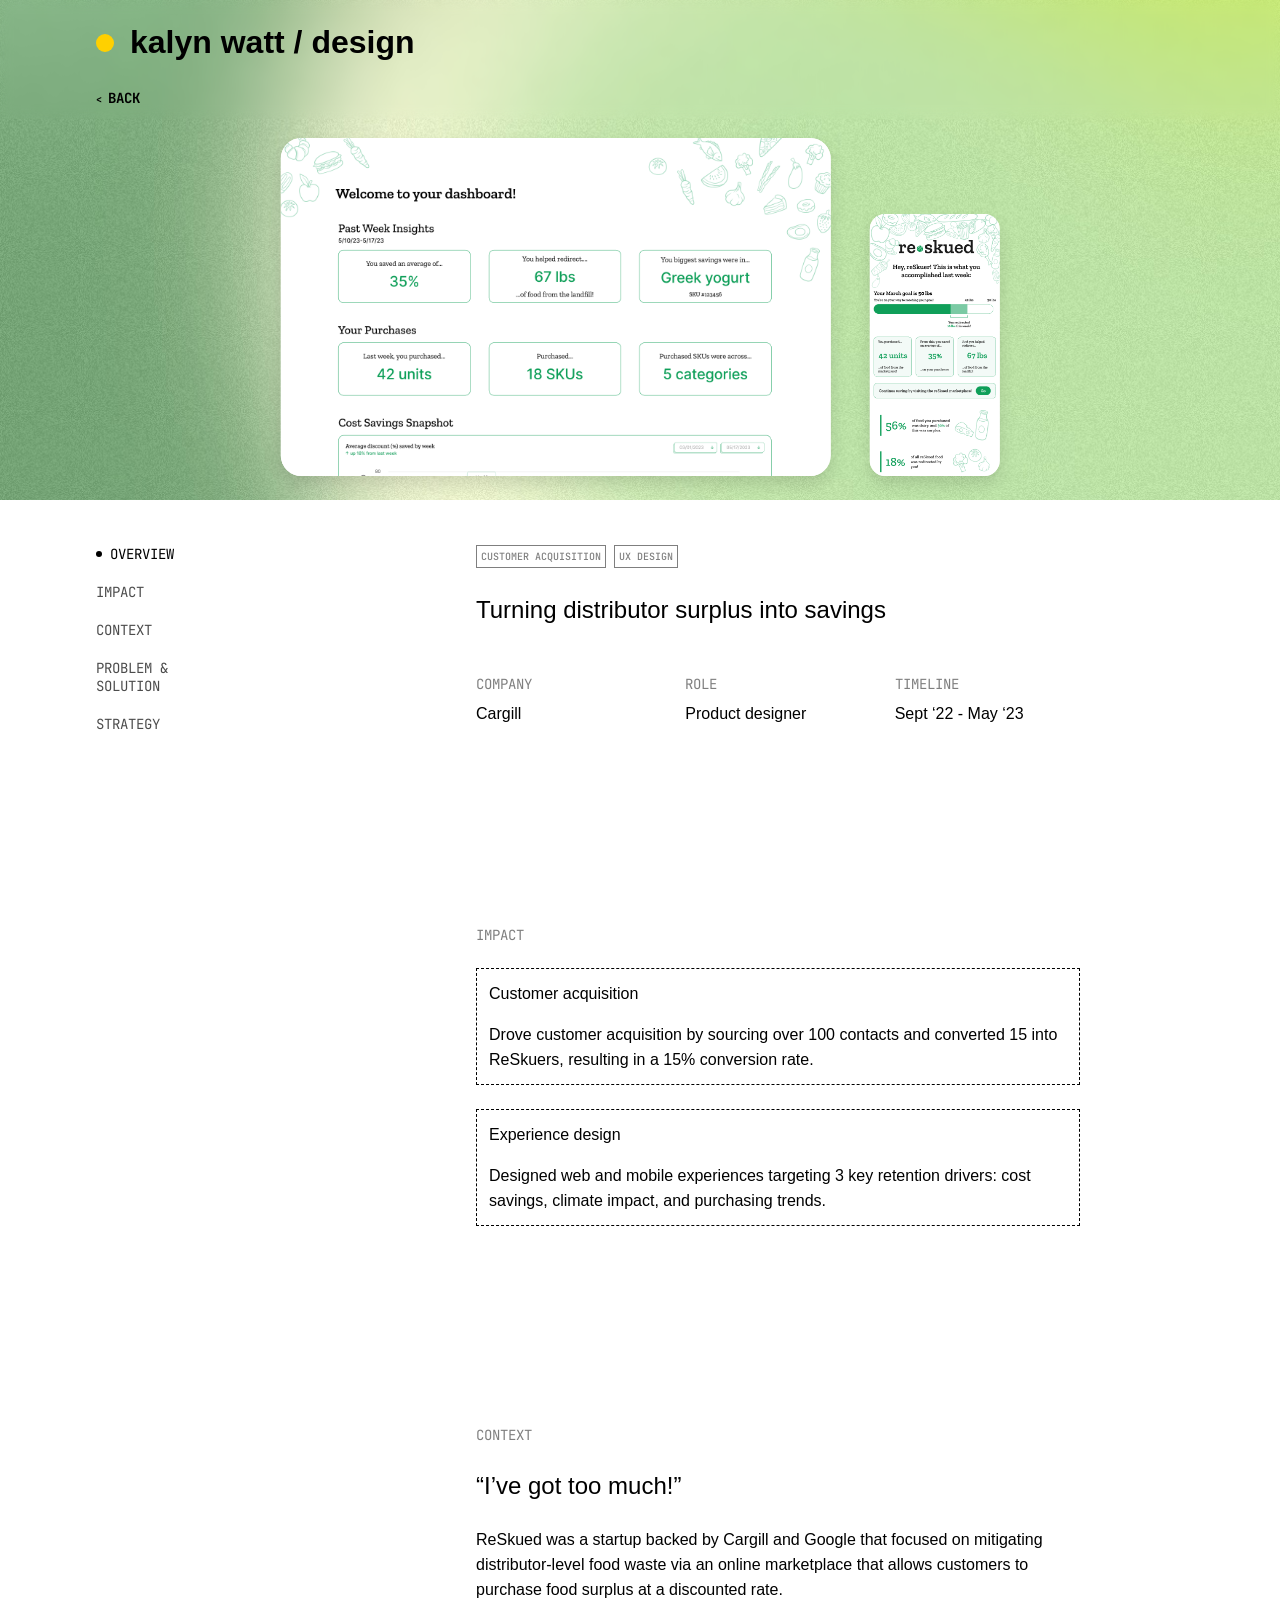
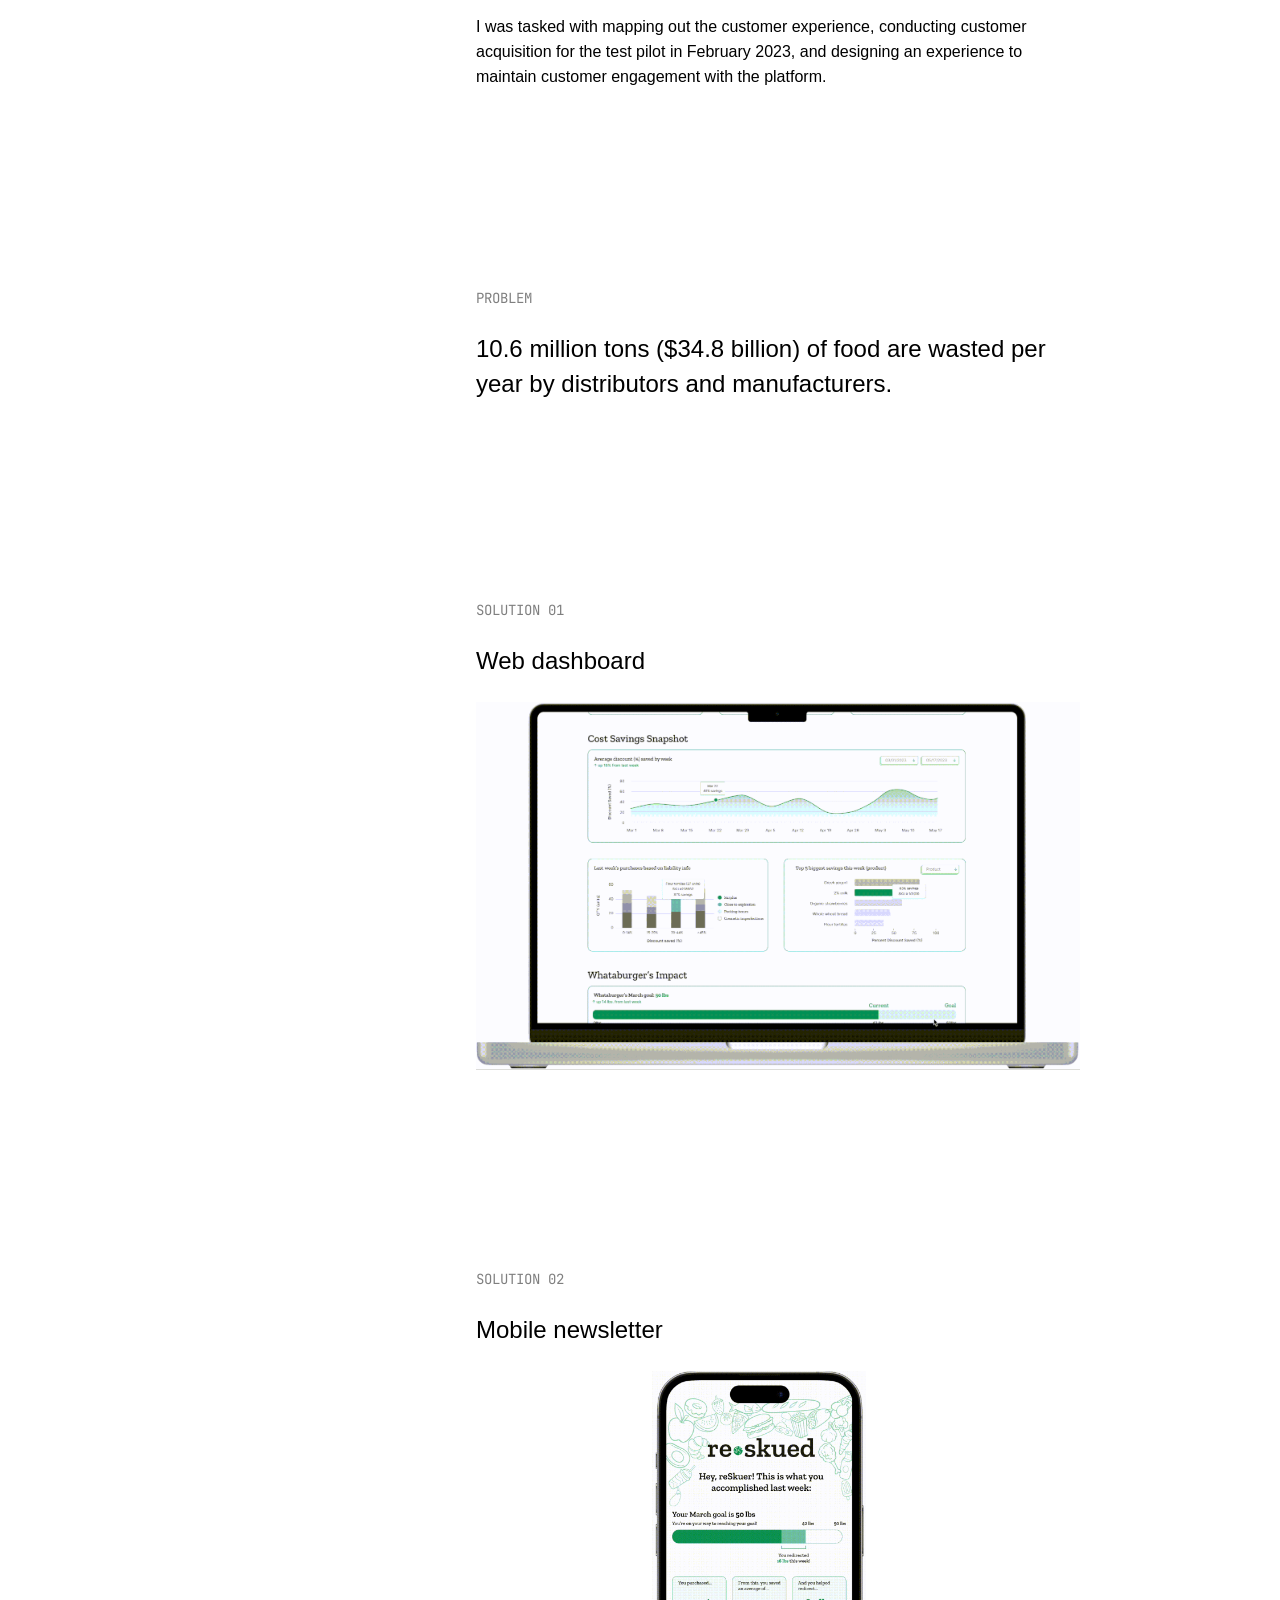
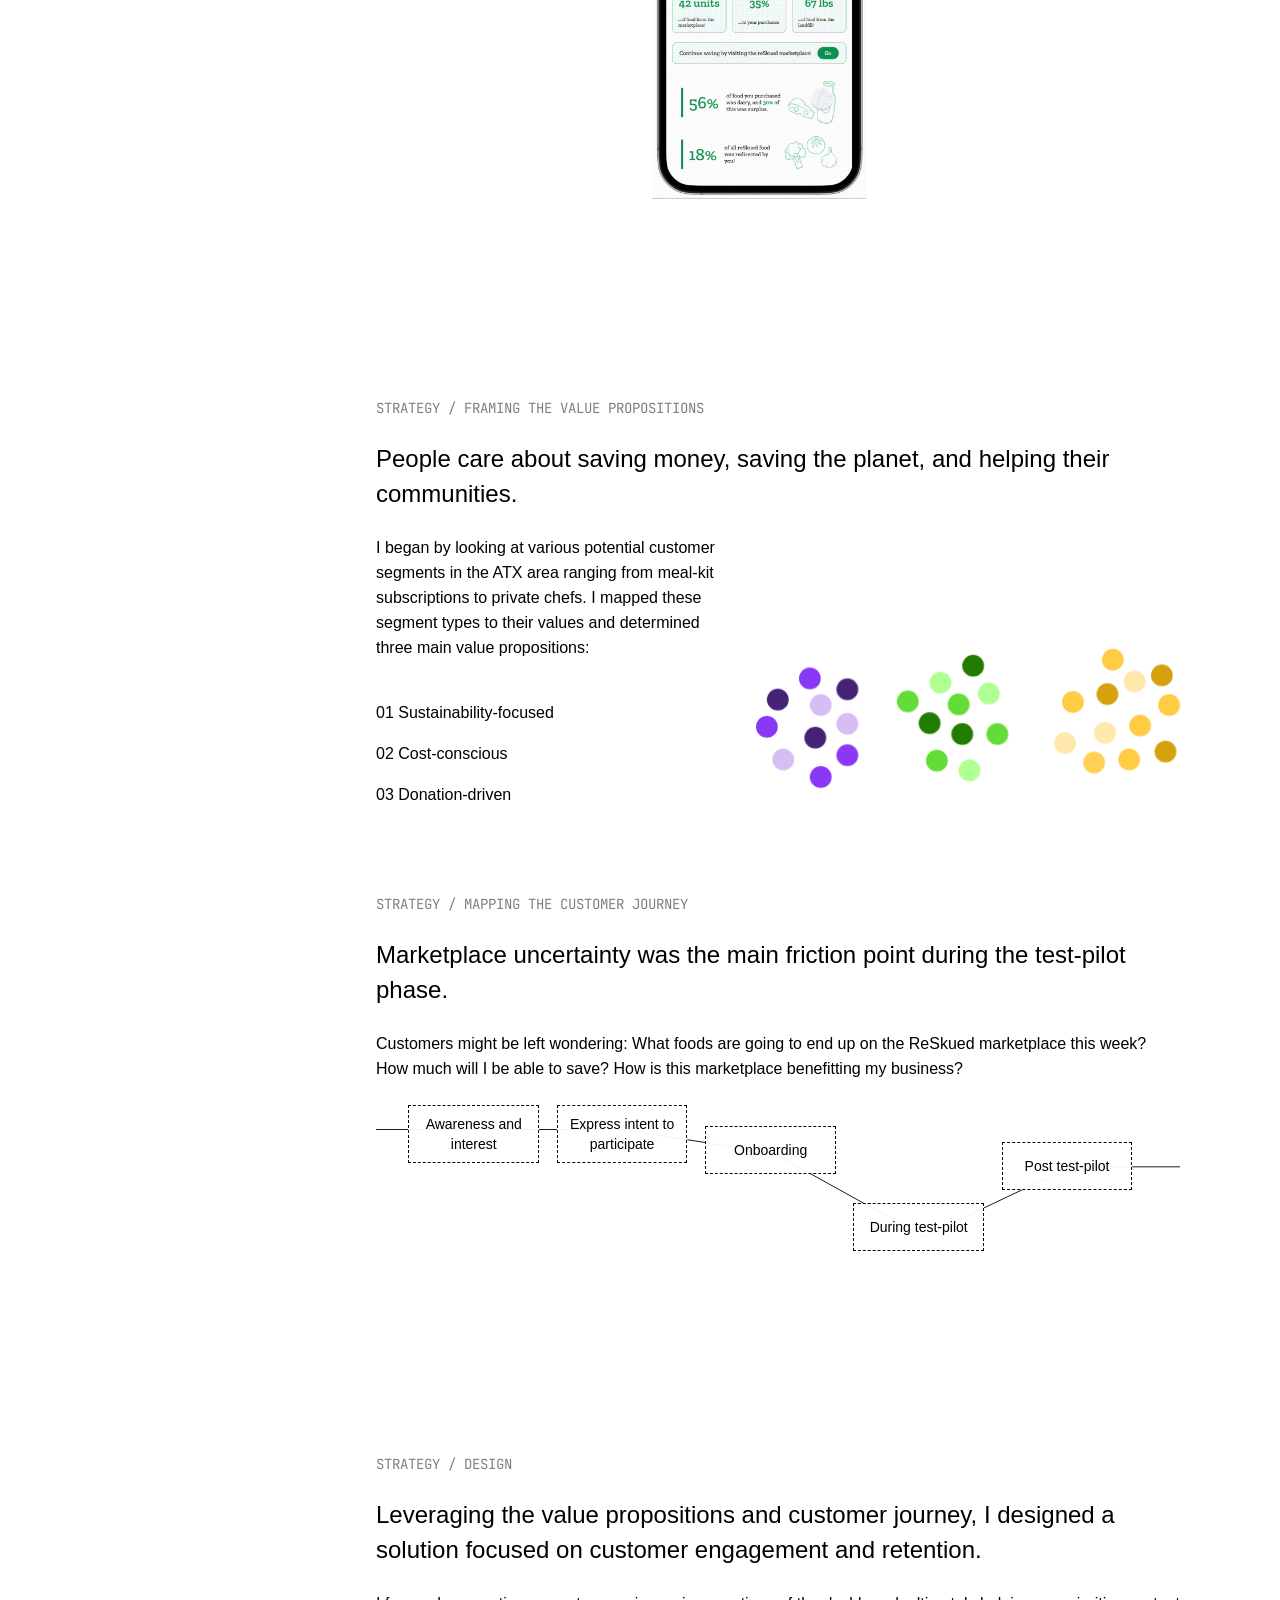
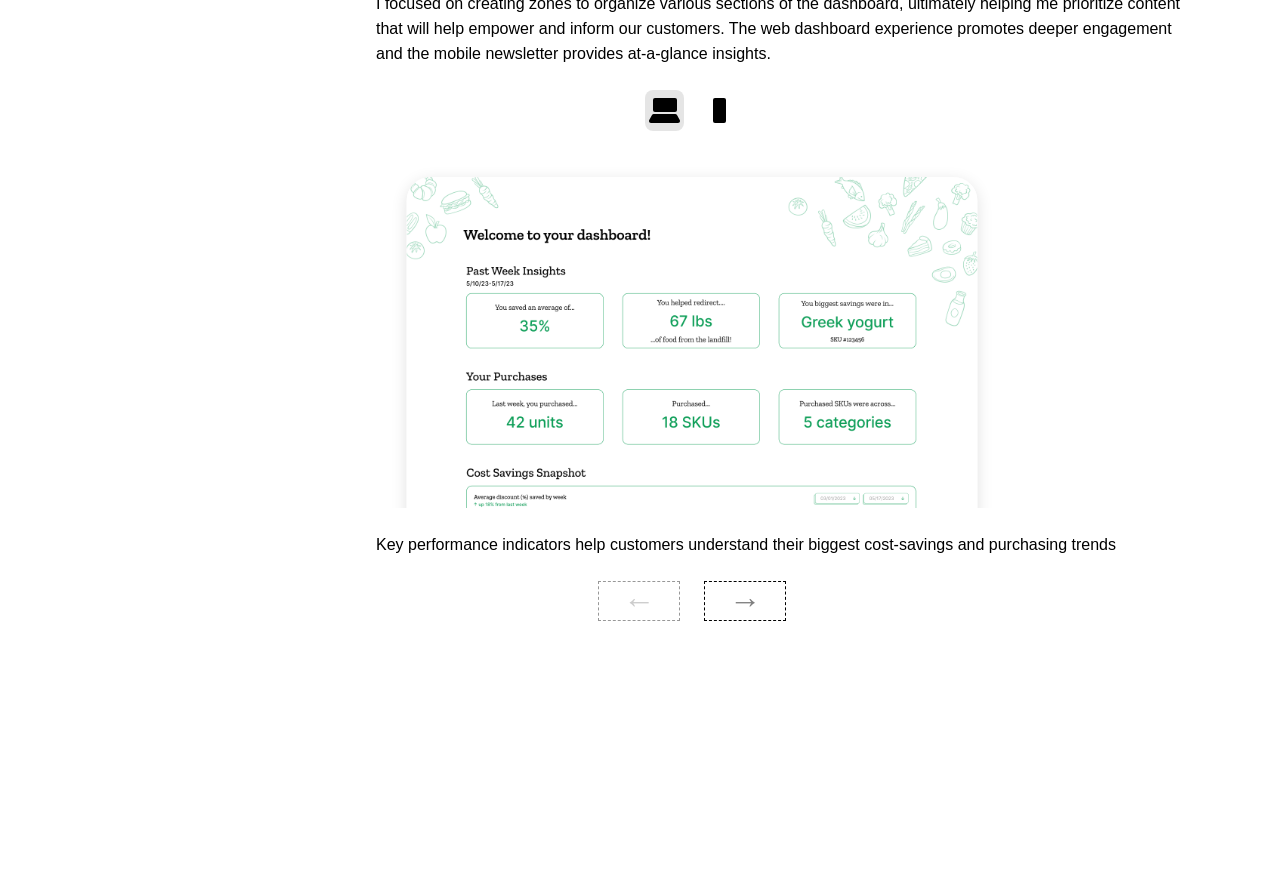
<file: case-study-reskued.html>
<!DOCTYPE html>
<html lang="en">
<head>
  <meta charset="UTF-8">
  <meta name="viewport" content="width=device-width, initial-scale=1.0">
  <title>Turning distributor surplus into savings — Kalyn Watt</title>
  <meta name="description" content="Case study: ReSkued, a Cargill and Google backed startup turning distributor-level food surplus into savings for customers.">
  <link rel="preconnect" href="https://fonts.googleapis.com">
  <link rel="preconnect" href="https://fonts.gstatic.com" crossorigin>
  <link href="https://fonts.googleapis.com/css2?family=JetBrains+Mono:wght@400;500;700&display=swap" rel="stylesheet">
  <link rel="stylesheet" href="style.css?v=180">
</head>
<body class="page-landing">

  <header class="landing-header landing-header--with-back">
    <a class="landing-logo" href="index.html">
      <span class="landing-logo-dot"></span>
      <span class="landing-logo-text">kalyn watt / design</span>
    </a>
    <a class="case-back case-back--lg" href="index.html"><small>&lt; </small>BACK</a>
  </header>

  <div class="ct-banner ct-banner--image" aria-hidden="true">
    <div class="rk-hover-stage">
      <span class="rk-hover-card"><img src="assets/reskued/dashboard-full.png" alt=""></span>
      <span class="rk-hover-phone"><img src="assets/reskued/newsletter.png" alt=""></span>
    </div>
  </div>

  <main class="landing-body landing-body--ct">
    <aside class="case-side">
      <nav class="case-nav case-nav--wrap" aria-label="Case study sections">
        <a href="#overview" aria-current="true"><span>OVERVIEW</span></a>
        <a href="#impact"><span>IMPACT</span></a>
        <a href="#context"><span>CONTEXT</span></a>
        <a href="#problem"><span>PROBLEM &amp; SOLUTION</span></a>
        <a href="#strategy"><span>STRATEGY</span></a>
      </nav>
    </aside>

    <div class="case-main">
      <section class="ct-overview" id="overview">
        <div class="ct-overview-text">
          <div class="ct-head">
            <div class="ct-tags">
              <span class="ct-tag">CUSTOMER ACQUISITION</span>
              <span class="ct-tag">UX DESIGN</span>
            </div>
            <h1 class="ct-title">Turning distributor surplus into savings</h1>
          </div>

          <dl class="ct-meta">
            <div>
              <dt>COMPANY</dt>
              <dd>Cargill</dd>
            </div>
            <div>
              <dt>ROLE</dt>
              <dd>Product designer</dd>
            </div>
            <div>
              <dt>TIMELINE</dt>
              <dd>Sept &lsquo;22 - May &lsquo;23</dd>
            </div>
          </dl>
        </div>
      </section>

      <section class="ct-section" id="impact">
        <div class="ct-block">
          <p class="ct-label">IMPACT</p>
          <div class="rk-cards">
            <div class="rk-card">
              <p class="rk-card-title">Customer acquisition</p>
              <p class="ct-body">Drove customer acquisition by sourcing over 100 contacts and converted 15 into ReSkuers, resulting in a 15% conversion rate.</p>
            </div>
            <div class="rk-card">
              <p class="rk-card-title">Experience design</p>
              <p class="ct-body">Designed web and mobile experiences targeting 3 key retention drivers: cost savings, climate impact, and purchasing trends.</p>
            </div>
          </div>
        </div>
      </section>

      <section class="ct-section" id="context">
        <div class="ct-block">
          <p class="ct-label">CONTEXT</p>
          <h2 class="ct-heading">&ldquo;I&rsquo;ve got too much!&rdquo;</h2>
          <div class="ct-copy">
            <p class="ct-body">ReSkued was a startup backed by Cargill and Google that focused on mitigating distributor-level food waste via an online marketplace that allows customers to purchase food surplus at a discounted rate.</p>
            <p class="ct-body">I was tasked with mapping out the customer experience, conducting customer acquisition for the test pilot in February 2023, and designing an experience to maintain customer engagement with the platform.</p>
          </div>
        </div>
      </section>

      <section class="ct-section" id="problem">
        <div class="ct-block">
          <p class="ct-label">PROBLEM</p>
          <h2 class="ct-heading">10.6 million tons ($34.8 billion) of food are wasted per year by distributors and manufacturers.</h2>
        </div>
      </section>

      <section class="ct-section" id="solution-1">
        <div class="ct-block">
          <p class="ct-label">SOLUTION 01</p>
          <h2 class="ct-heading">Web dashboard</h2>
          <img class="rk-solution-shot" src="assets/reskued/solution-1.gif" alt="The ReSkued web dashboard" loading="lazy">
        </div>
      </section>

      <section class="ct-section" id="solution-2">
        <div class="ct-block">
          <p class="ct-label">SOLUTION 02</p>
          <h2 class="ct-heading">Mobile newsletter</h2>
          <img class="rk-solution-phone" src="assets/reskued/solution-2.gif" alt="The ReSkued mobile newsletter" loading="lazy">
        </div>
      </section>

      <section class="ct-section ct-strategy" id="strategy">
        <div class="ct-block">
          <p class="ct-label">STRATEGY / FRAMING THE VALUE PROPOSITIONS</p>
          <h2 class="ct-heading">People care about saving money, saving the planet, and helping their communities.</h2>
          <div class="rk-value-row">
            <div class="rk-value-copy">
              <p class="ct-body">I began by looking at various potential customer segments in the ATX area ranging from meal-kit subscriptions to private chefs. I mapped these segment types to their values and determined three main value propositions:</p>
              <div class="rk-value-list">
                <p class="ct-body">01 Sustainability-focused</p>
                <p class="ct-body">02 Cost-conscious</p>
                <p class="ct-body">03 Donation-driven</p>
              </div>
            </div>
            <div class="rk-value-visual">
              <svg class="rk-bubbles" viewBox="0 0 701 365" width="701" height="365" aria-hidden="true">
              <circle cx="18" cy="264" r="18" fill="#8A38F5" style="--dx:348px;--dy:-160px;--i:0"/>
              <circle cx="151" cy="202" r="18" fill="#462176" style="--dx:221px;--dy:-46px;--i:1"/>
              <circle cx="89" cy="184" r="18" fill="#8A38F5" style="--dx:32px;--dy:-73px;--i:2"/>
              <circle cx="107" cy="228" r="18" fill="#D6BEF5" style="--dx:-4px;--dy:-21px;--i:3"/>
              <circle cx="151" cy="259" r="18" fill="#D6BEF5" style="--dx:172px;--dy:53px;--i:4"/>
              <circle cx="36" cy="219" r="18" fill="#462176" style="--dx:354px;--dy:-160px;--i:5"/>
              <circle cx="98" cy="282" r="18" fill="#462176" style="--dx:-3px;--dy:-131px;--i:6"/>
              <circle cx="151" cy="311" r="18" fill="#8A38F5" style="--dx:265px;--dy:-157px;--i:7"/>
              <circle cx="45" cy="318" r="18" fill="#D6BEF5" style="--dx:191px;--dy:-24px;--i:8"/>
              <circle cx="107" cy="347" r="18" fill="#8A38F5" style="--dx:157px;--dy:-98px;--i:9"/>
              <circle cx="251" cy="222" r="18" fill="#64DC38" style="--dx:31px;--dy:-15px;--i:10"/>
              <circle cx="359" cy="163" r="18" fill="#217C00" style="--dx:57px;--dy:-52px;--i:11"/>
              <circle cx="305" cy="191" r="18" fill="#AFFF92" style="--dx:18px;--dy:70px;--i:12"/>
              <circle cx="385" cy="209" r="18" fill="#AFFF92" style="--dx:-167px;--dy:20px;--i:13"/>
              <circle cx="335" cy="227" r="18" fill="#64DC38" style="--dx:-60px;--dy:67px;--i:14"/>
              <circle cx="287" cy="258" r="18" fill="#217C00" style="--dx:-172px;--dy:-199px;--i:15"/>
              <circle cx="341" cy="276" r="18" fill="#217C00" style="--dx:-282px;--dy:-95px;--i:16"/>
              <circle cx="399" cy="276" r="18" fill="#64DC38" style="--dx:65px;--dy:-161px;--i:17"/>
              <circle cx="353" cy="336" r="18" fill="#AFFF92" style="--dx:81px;--dy:-268px;--i:18"/>
              <circle cx="299" cy="320" r="18" fill="#64DC38" style="--dx:-222px;--dy:-209px;--i:19"/>
              <circle cx="511" cy="291" r="18" fill="#FFE8AC" style="--dx:-191px;--dy:-70px;--i:20"/>
              <circle cx="524" cy="223" r="18" fill="#FFCC44" style="--dx:-481px;--dy:-139px;--i:21"/>
              <circle cx="590" cy="153" r="18" fill="#FFCC44" style="--dx:-547px;--dy:-12px;--i:22"/>
              <circle cx="671" cy="179" r="18" fill="#D7A00D" style="--dx:-189px;--dy:-129px;--i:23"/>
              <circle cx="626" cy="189" r="18" fill="#FFE8AC" style="--dx:-126px;--dy:-103px;--i:24"/>
              <circle cx="581" cy="210" r="18" fill="#D7A00D" style="--dx:-448px;--dy:-39px;--i:25"/>
              <circle cx="577" cy="274" r="18" fill="#FFE8AC" style="--dx:-410px;--dy:-191px;--i:26"/>
              <circle cx="635" cy="262" r="18" fill="#FFCC44" style="--dx:-171px;--dy:-96px;--i:27"/>
              <circle cx="683" cy="228" r="18" fill="#FFCC44" style="--dx:-486px;--dy:39px;--i:28"/>
              <circle cx="677" cy="305" r="18" fill="#D7A00D" style="--dx:-389px;--dy:28px;--i:29"/>
              <circle cx="559" cy="323" r="18" fill="#FFD053" style="--dx:-337px;--dy:19px;--i:30"/>
              <circle cx="617" cy="318" r="18" fill="#FFCC44" style="--dx:-450px;--dy:-185px;--i:31"/>
              </svg>
            </div>

          </div>
        </div>

        <div class="ct-block">
          <p class="ct-label">STRATEGY / MAPPING THE CUSTOMER JOURNEY</p>
          <h2 class="ct-heading">Marketplace uncertainty was the main friction point during the test-pilot phase.</h2>
          <p class="ct-body">Customers might be left wondering: What foods are going to end up on the ReSkued marketplace this week? How much will I be able to save? How is this marketplace benefitting my business?</p>
          <div class="rk-diagram">
            <img class="rk-diagram-line" src="assets/reskued/journey-line.svg" alt="">
            <p class="ct-body rk-stage rk-stage--1">Awareness and interest</p>
            <p class="ct-body rk-stage rk-stage--2">Express intent to participate</p>
            <p class="ct-body rk-stage rk-stage--3">Onboarding</p>
            <p class="ct-body rk-stage rk-stage--4">During test-pilot</p>
            <p class="ct-body rk-stage rk-stage--5">Post test-pilot</p>
          </div>
        </div>
      </section>

      <section class="ct-section ct-section--end" id="engagement">
        <div class="ct-block">
          <p class="ct-label">STRATEGY / DESIGN</p>
          <h2 class="ct-heading">Leveraging the value propositions and customer journey, I designed a solution focused on customer engagement and retention.</h2>
          <p class="ct-body">I focused on creating zones to organize various sections of the dashboard, ultimately helping me prioritize content that will help empower and inform our customers. The web dashboard experience promotes deeper engagement and the mobile newsletter provides at-a-glance insights.</p>
          <div class="rk-kpi-row">
            <div class="rk-device-toggle" data-device="desktop" role="group" aria-label="Preview device">
              <button type="button" class="rk-device is-active" data-device="desktop" aria-pressed="true" aria-label="Desktop">
                <span class="rk-device-screen"></span>
                <span class="rk-device-base"><img src="assets/reskued/toggle-laptop-base.svg" alt=""></span>
              </button>
              <button type="button" class="rk-device" data-device="mobile" aria-pressed="false" aria-label="Mobile">
                <span class="rk-device-phone"></span>
              </button>
            </div>
            <div class="rk-kpi-stage" data-step="0" data-device="desktop">
              <img class="rk-kpi-shot rk-kpi-shot--desktop" src="assets/reskued/dashboard-full.png" alt="The ReSkued web dashboard: weekly insights, cost savings, impact and inventory" width="1512" height="3550" loading="lazy">
              <div class="rk-kpi-phones" role="img" aria-label="The ReSkued mobile newsletter, first and second half">
                <span class="rk-kpi-phone"><img src="assets/reskued/newsletter.png" alt="" width="241" height="953" loading="lazy"></span>
                <span class="rk-kpi-phone rk-kpi-phone--b"><img src="assets/reskued/newsletter.png" alt="" width="241" height="953" loading="lazy"></span>
              </div>
            </div>
            <div class="rk-kpi-side">
              <div class="rk-kpi-captions" aria-live="polite">
                <p class="ct-body rk-kpi-caption is-active">Key performance indicators help customers understand their biggest cost-savings and purchasing trends</p>
                <p class="ct-body rk-kpi-caption">Customers can dive deeper with a more granular view of their savings.</p>
                <p class="ct-body rk-kpi-caption">Visualizing individual and community climate impact helps customers feel empowered and accountable.</p>
                <p class="ct-body rk-kpi-caption">Inventory tracking helps customers monitor upcoming expirations for foods purchased from the marketplace.</p>
                <p class="ct-body rk-kpi-caption">The newsletter prioritizes glanceable, on-the-go insights to keep customers informed and energized.</p>
              </div>
              <div class="rk-kpi-controls">
                <button type="button" class="ct-arrow" data-kpi="prev" aria-label="Previous" disabled>&larr;</button>
                <button type="button" class="ct-arrow" data-kpi="next" aria-label="Next">&rarr;</button>
              </div>
            </div>
          </div>
        </div>
      </section>
    </div>
  </main>

  <script>
    (function () {
      var stage = document.querySelector(".rk-kpi-stage");
      if (!stage) return;
      var prev = document.querySelector('[data-kpi="prev"]');
      var next = document.querySelector('[data-kpi="next"]');
      var captions = document.querySelectorAll(".rk-kpi-caption");
      var devices = document.querySelectorAll(".rk-device");

      /* image offsets in design px, plus which caption each stop uses */
      var views = {
        desktop: {
          offsets: [22, -263, -546, -925],
          captions: [0, 1, 2, 3],
          labels: ["Dashboard, showing the top", "Dashboard, showing Cost Savings Snapshot", "Dashboard, showing Your Impact", "Dashboard, showing Your Inventory"]
        },
        mobile: {
          offsets: [0],
          captions: [4],
          labels: ["Mobile newsletter"]
        }
      };
      var device = "desktop";
      var step = 0;

      function render() {
        var view = views[device];
        captions.forEach(function (p, i) {
          var on = i === view.captions[step];
          p.classList.toggle("is-active", on);
          p.setAttribute("aria-hidden", on ? "false" : "true");
        });
        if (device === "desktop") stage.style.setProperty("--yd", view.offsets[step]);
        document.querySelector(".rk-kpi-controls").classList.toggle("is-hidden", device === "mobile");
        stage.setAttribute("data-device", device);
        stage.setAttribute("data-step", step);
        stage.setAttribute("aria-label", view.labels[step]);
        prev.disabled = step === 0;
        next.disabled = step === view.offsets.length - 1;
      }

      devices.forEach(function (btn) {
        btn.addEventListener("click", function () {
          var target = btn.getAttribute("data-device");
          btn.parentNode.setAttribute("data-device", target);
          devices.forEach(function (b) {
            var on = b === btn;
            b.classList.toggle("is-active", on);
            b.setAttribute("aria-pressed", on ? "true" : "false");
          });
          if (target !== device) {
            device = target;
            step = 0;
            render();
          }
        });
      });

      prev.addEventListener("click", function () { if (step > 0) { step--; render(); } });
      next.addEventListener("click", function () { if (step < views[device].offsets.length - 1) { step++; render(); } });
      render();
    })();
  </script>

  <script>
    (function () {
      var bubbles = document.querySelector(".rk-bubbles");
      if (!bubbles || window.matchMedia("(prefers-reduced-motion: reduce)").matches) return;
      var timer = null;

      function loop() {
        bubbles.classList.toggle("is-grouped");
        timer = setTimeout(loop, 3800);
      }

      if (!("IntersectionObserver" in window)) return;
      new IntersectionObserver(function (entries) {
        entries.forEach(function (entry) {
          clearTimeout(timer);
          if (entry.isIntersecting) {
            timer = setTimeout(loop, 1200);
          } else {
            bubbles.classList.remove("is-grouped");
          }
        });
      }, { threshold: 0.4 }).observe(bubbles);
    })();
  </script>

  <script>
    (function () {
      var links = document.querySelectorAll(".case-nav a");
      var sections = [];
      links.forEach(function (a) {
        var el = document.querySelector(a.getAttribute("href"));
        if (el) sections.push({ link: a, el: el });
      });
      if (!sections.length) return;

      function update() {
        var line = window.innerHeight * 0.35;
        var current = sections[0];
        sections.forEach(function (s) {
          if (s.el.getBoundingClientRect().top <= line) current = s;
        });
        sections.forEach(function (s) {
          if (s === current) s.link.setAttribute("aria-current", "true");
          else s.link.removeAttribute("aria-current");
        });
      }
      update();
      window.addEventListener("scroll", update, { passive: true });
      window.addEventListener("resize", update);
    })();
  </script>
</body>
</html>
</file>
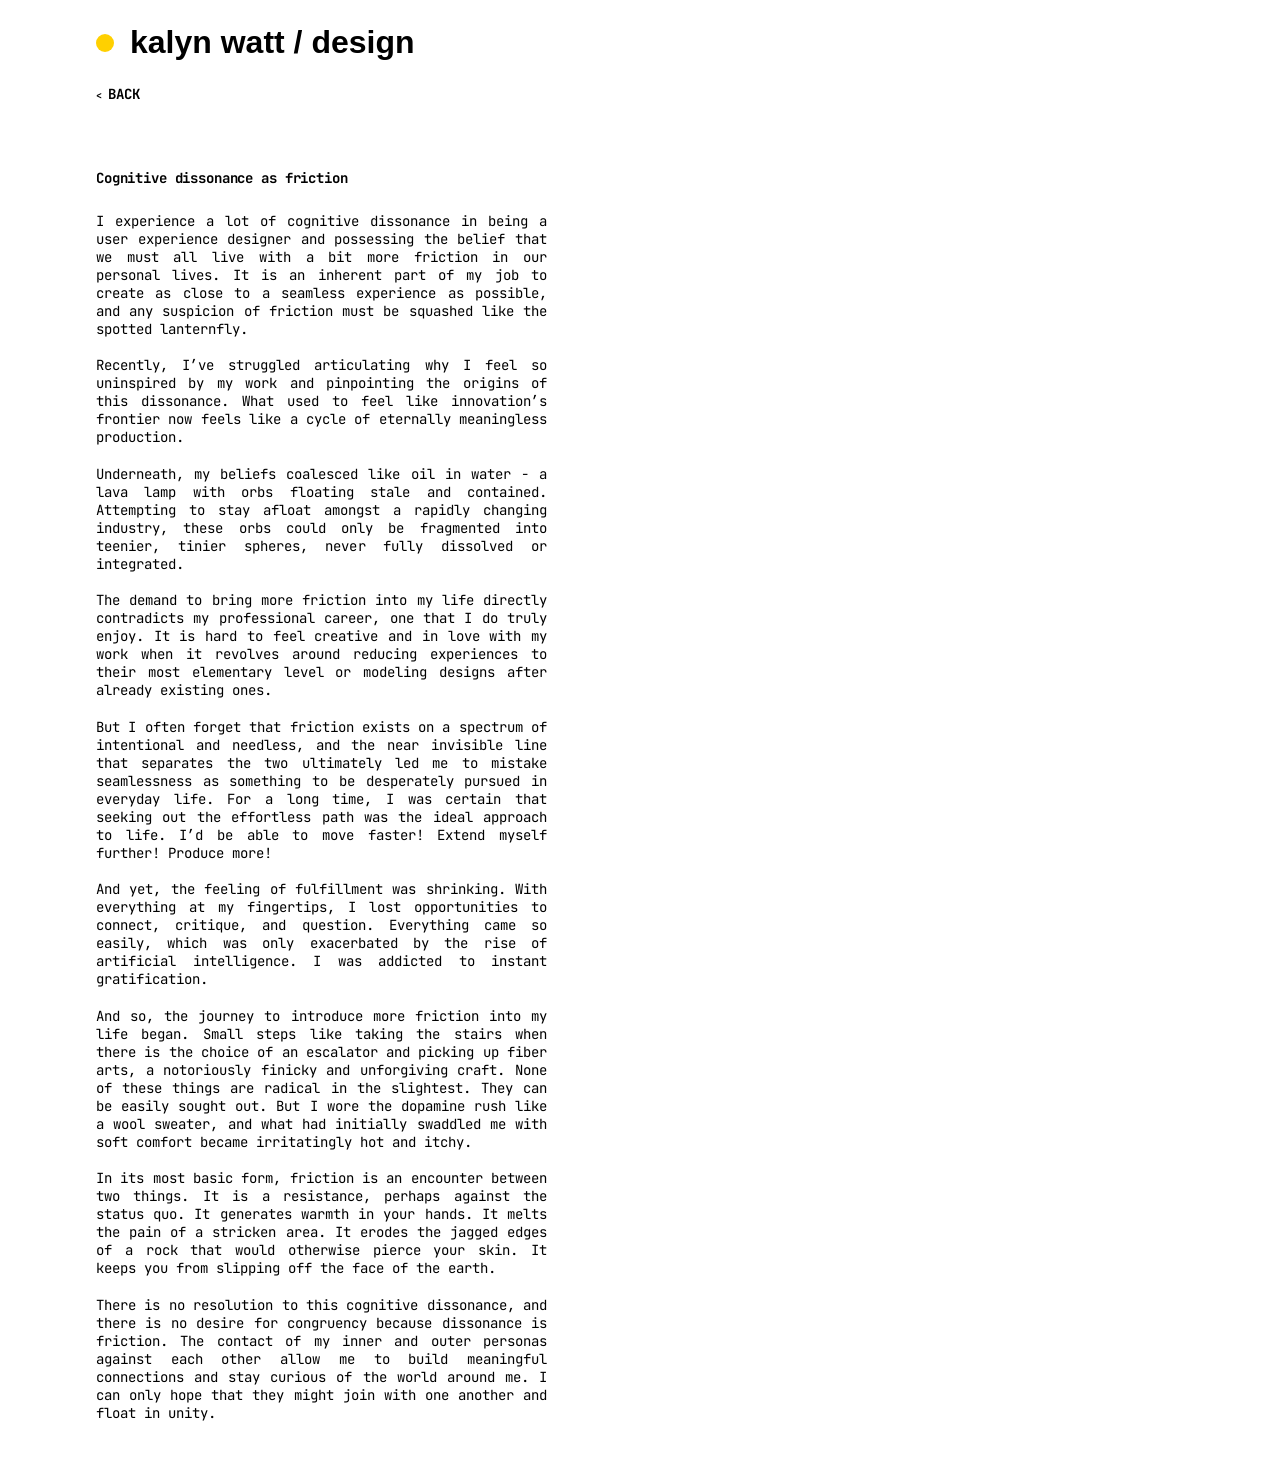
<file: cognitive-dissonance.html>
<!DOCTYPE html>
<html lang="en">
<head>
  <meta charset="UTF-8">
  <meta name="viewport" content="width=device-width, initial-scale=1.0">
  <title>Cognitive dissonance as friction — Kalyn Watt</title>
  <meta name="description" content="An essay on being a user experience designer who believes in living with a bit more friction.">
  <link rel="preconnect" href="https://fonts.googleapis.com">
  <link rel="preconnect" href="https://fonts.gstatic.com" crossorigin>
  <link href="https://fonts.googleapis.com/css2?family=JetBrains+Mono:wght@400;500;700&display=swap" rel="stylesheet">
  <link rel="stylesheet" href="style.css?v=180">
</head>
<body class="page-lamma">

  <div class="sb-top">
    <header class="landing-header">
      <a class="landing-logo" href="index.html">
        <span class="landing-logo-dot"></span>
        <span class="landing-logo-text">kalyn watt / design</span>
      </a>
    </header>
    <header class="sb-header">
    <a class="case-back case-back--lg" href="playground.html"><small>&lt; </small>BACK</a>
  </header>
  </div>

  <main class="cd">
    <article class="cd-article">
      <h1 class="cd-title">Cognitive dissonance as friction</h1>
      <div class="cd-body">
        <p>I experience a lot of cognitive dissonance in being a user experience designer and possessing the belief that we must all live with a bit more friction in our personal lives. It is an inherent part of my job to create as close to a seamless experience as possible, and any suspicion of friction must be squashed like the spotted lanternfly.</p>
        <p>Recently, I&rsquo;ve struggled articulating why I feel so uninspired by my work and pinpointing the origins of this dissonance. What used to feel like innovation&rsquo;s frontier now feels like a cycle of eternally meaningless production.</p>
        <p>Underneath, my beliefs coalesced like oil in water - a lava lamp with orbs floating stale and contained. Attempting to stay afloat amongst a rapidly changing industry, these orbs could only be fragmented into teenier, tinier spheres, never fully dissolved or integrated.</p>
        <p>The demand to bring more friction into my life directly contradicts my professional career, one that I do truly enjoy. It is hard to feel creative and in love with my work when it revolves around reducing experiences to their most elementary level or modeling designs after already existing ones.</p>
        <p>But I often forget that friction exists on a spectrum of intentional and needless, and the near invisible line that separates the two ultimately led me to mistake seamlessness as something to be desperately pursued in everyday life. For a long time, I was certain that seeking out the effortless path was the ideal approach to life. I&rsquo;d be able to move faster! Extend myself further! Produce more!</p>
        <p>And yet, the feeling of fulfillment was shrinking. With everything at my fingertips, I lost opportunities to connect, critique, and question. Everything came so easily, which was only exacerbated by the rise of artificial intelligence. I was addicted to instant gratification.</p>
        <p>And so, the journey to introduce more friction into my life began. Small steps like taking the stairs when there is the choice of an escalator and picking up fiber arts, a notoriously finicky and unforgiving craft. None of these things are radical in the slightest. They can be easily sought out. But I wore the dopamine rush like a wool sweater, and what had initially swaddled me with soft comfort became irritatingly hot and itchy.</p>
        <p>In its most basic form, friction is an encounter between two things. It is a resistance, perhaps against the status quo. It generates warmth in your hands. It melts the pain of a stricken area. It erodes the jagged edges of a rock that would otherwise pierce your skin. It keeps you from slipping off the face of the earth.</p>
        <p>There is no resolution to this cognitive dissonance, and there is no desire for congruency because dissonance is friction. The contact of my inner and outer personas against each other allow me to build meaningful connections and stay curious of the world around me. I can only hope that they might join with one another and float in unity.</p>
      </div>
    </article>
  </main>
</body>
</html>
</file>
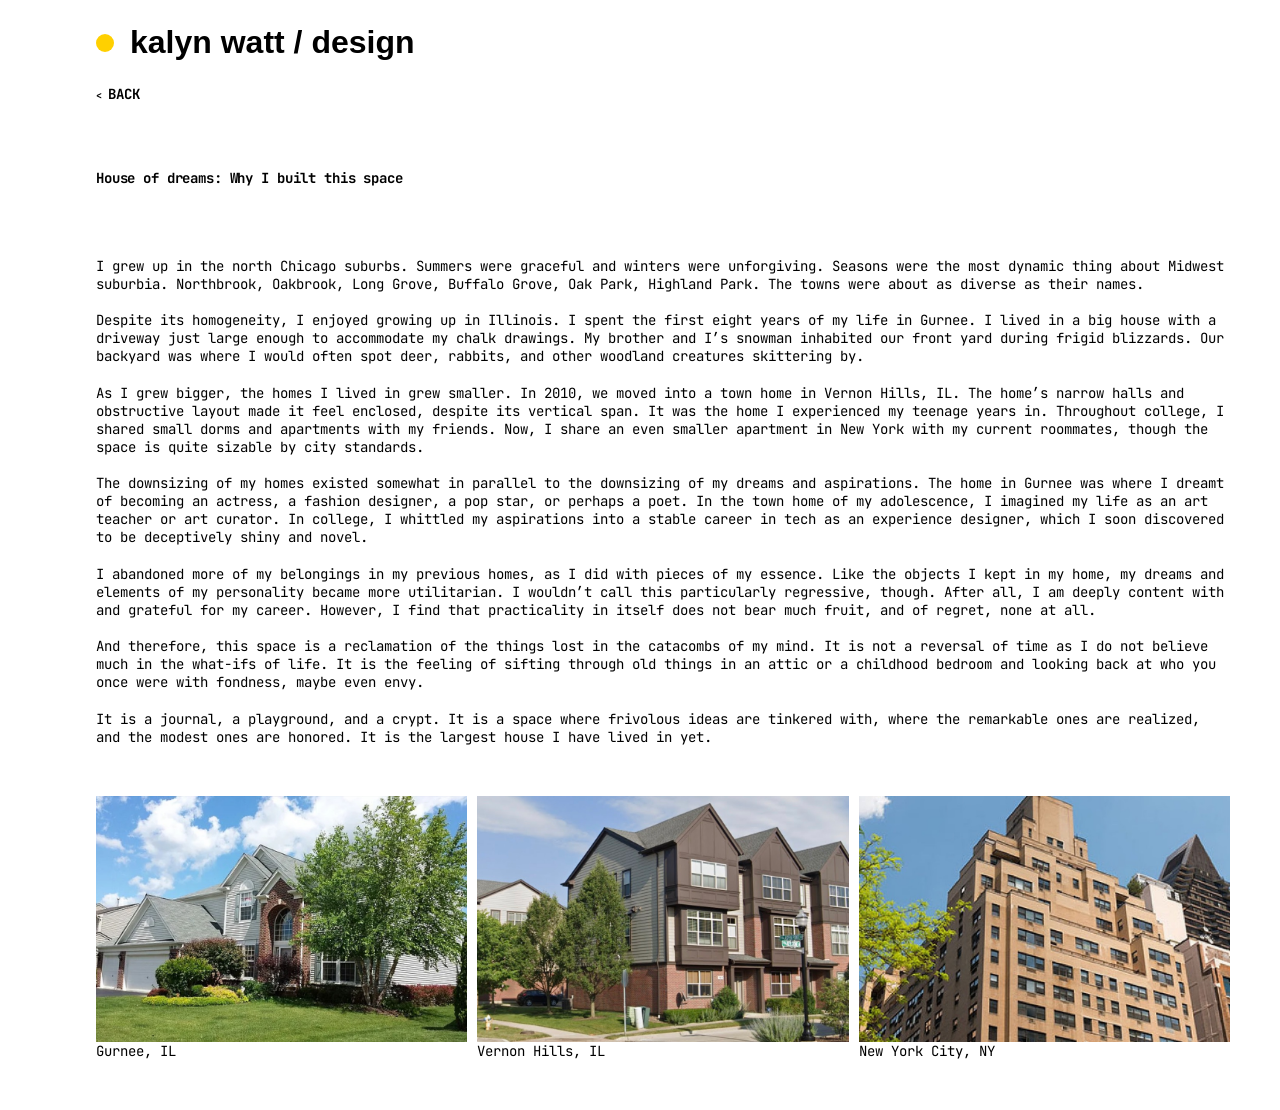
<file: house-of-dreams.html>
<!DOCTYPE html>
<html lang="en">
<head>
  <meta charset="UTF-8">
  <meta name="viewport" content="width=device-width, initial-scale=1.0">
  <title>House of dreams — Kalyn Watt</title>
  <meta name="description" content="Why I built this space: a journal, a playground, and a crypt.">
  <link rel="preconnect" href="https://fonts.googleapis.com">
  <link rel="preconnect" href="https://fonts.gstatic.com" crossorigin>
  <link href="https://fonts.googleapis.com/css2?family=JetBrains+Mono:wght@400;500;700&display=swap" rel="stylesheet">
  <link rel="stylesheet" href="style.css?v=180">
</head>
<body class="page-lamma">

  <div class="sb-top">
    <header class="landing-header">
      <a class="landing-logo" href="index.html">
        <span class="landing-logo-dot"></span>
        <span class="landing-logo-text">kalyn watt / design</span>
      </a>
    </header>
    <header class="sb-header">
      <a class="case-back case-back--lg" href="playground.html"><small>&lt; </small>BACK</a>
    </header>
  </div>

  <main class="hod">
    <article class="hod-article">
      <h1 class="hod-title">House of dreams: Why I built this space</h1>
      <div class="hod-body">
        <p>I grew up in the north Chicago suburbs. Summers were graceful and winters were unforgiving. Seasons were the most dynamic thing about Midwest suburbia. Northbrook, Oakbrook, Long Grove, Buffalo Grove, Oak Park, Highland Park. The towns were about as diverse as their names.</p>
        <p>Despite its homogeneity, I enjoyed growing up in Illinois. I spent the first eight years of my life in Gurnee. I lived in a big house with a driveway just large enough to accommodate my chalk drawings. My brother and I&rsquo;s snowman inhabited our front yard during frigid blizzards. Our backyard was where I would often spot deer, rabbits, and other woodland creatures skittering by.</p>
        <p>As I grew bigger, the homes I lived in grew smaller. In 2010, we moved into a town home in Vernon Hills, IL. The home&rsquo;s narrow halls and obstructive layout made it feel enclosed, despite its vertical span. It was the home I experienced my teenage years in. Throughout college, I shared small dorms and apartments with my friends. Now, I share an even smaller apartment in New York with my current roommates, though the space is quite sizable by city standards.</p>
        <p>The downsizing of my homes existed somewhat in parallel to the downsizing of my dreams and aspirations. The home in Gurnee was where I dreamt of becoming an actress, a fashion designer, a pop star, or perhaps a poet. In the town home of my adolescence, I imagined my life as an art teacher or art curator. In college, I whittled my aspirations into a stable career in tech as an experience designer, which I soon discovered to be deceptively shiny and novel.</p>
        <p>I abandoned more of my belongings in my previous homes, as I did with pieces of my essence. Like the objects I kept in my home, my dreams and elements of my personality became more utilitarian. I wouldn&rsquo;t call this particularly regressive, though. After all, I am deeply content with and grateful for my career. However, I find that practicality in itself does not bear much fruit, and of regret, none at all.</p>
        <p>And therefore, this space is a reclamation of the things lost in the catacombs of my mind. It is not a reversal of time as I do not believe much in the what-ifs of life. It is the feeling of sifting through old things in an attic or a childhood bedroom and looking back at who you once were with fondness, maybe even envy.</p>
        <p>It is a journal, a playground, and a crypt. It is a space where frivolous ideas are tinkered with, where the remarkable ones are realized, and the modest ones are honored. It is the largest house I have lived in yet.</p>
      </div>

      <div class="hod-photos">
        <figure>
          <img src="assets/house-of-dreams/gurnee.jpg" alt="A large suburban house with a green lawn in Gurnee, IL" loading="lazy">
          <figcaption>Gurnee, IL</figcaption>
        </figure>
        <figure>
          <img src="assets/house-of-dreams/vernon-hills.jpg" alt="A row of town homes in Vernon Hills, IL" loading="lazy">
          <figcaption>Vernon Hills, IL</figcaption>
        </figure>
        <figure>
          <img src="assets/house-of-dreams/nyc.jpg" alt="A tall apartment building in New York City, NY" loading="lazy">
          <figcaption>New York City, NY</figcaption>
        </figure>
      </div>
    </article>
  </main>
</body>
</html>
</file>
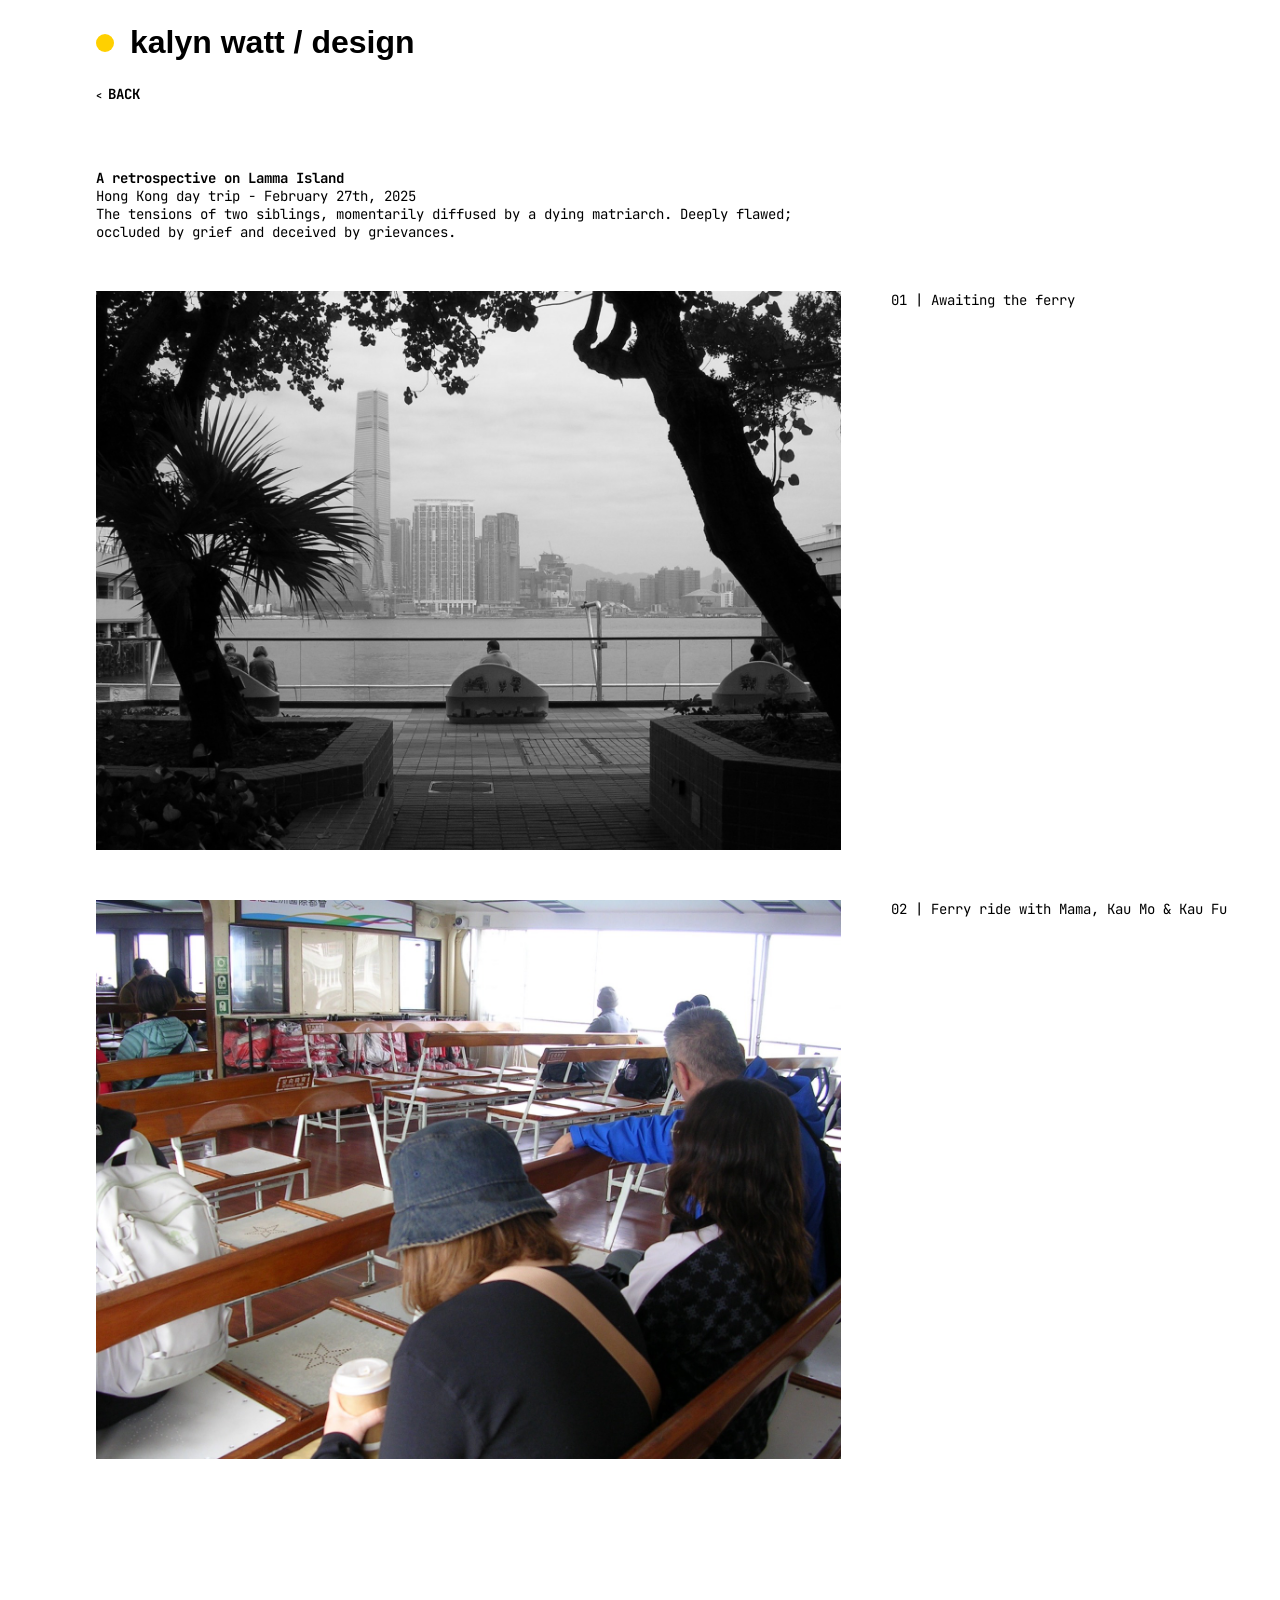
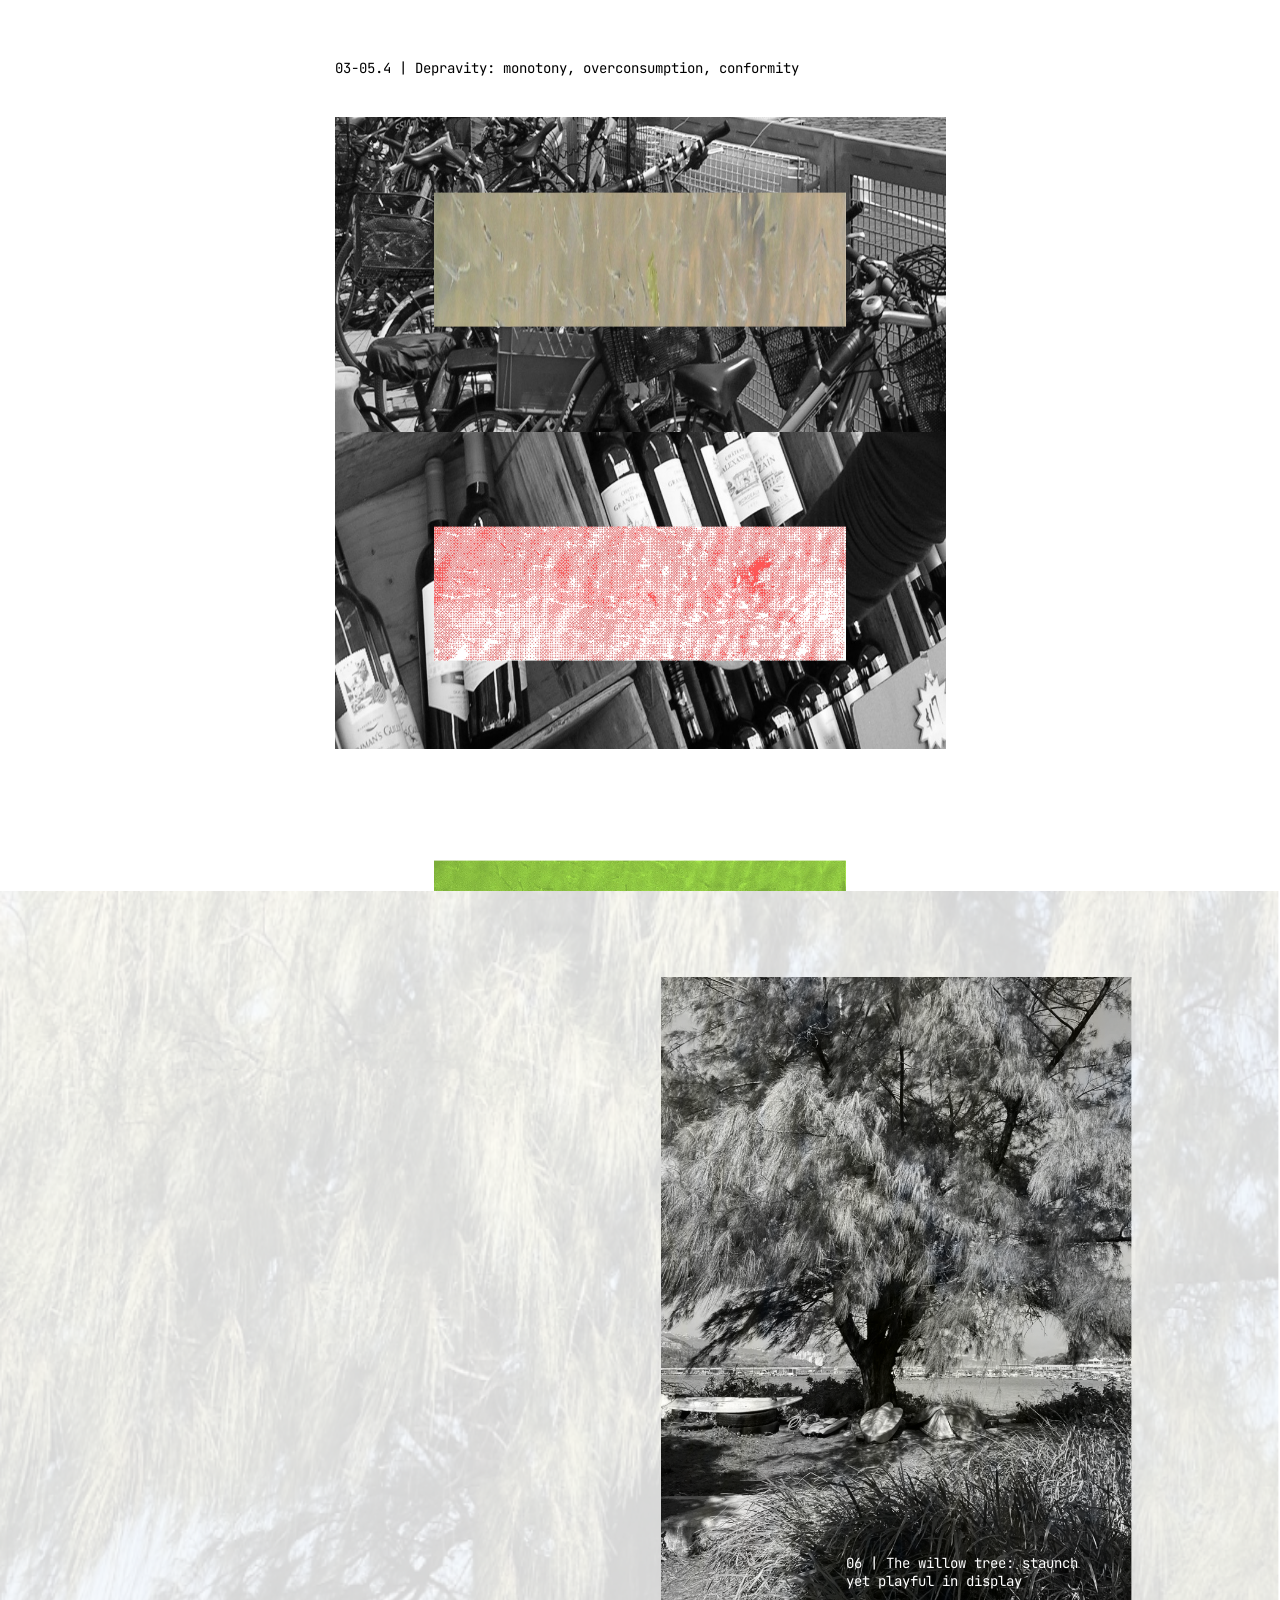
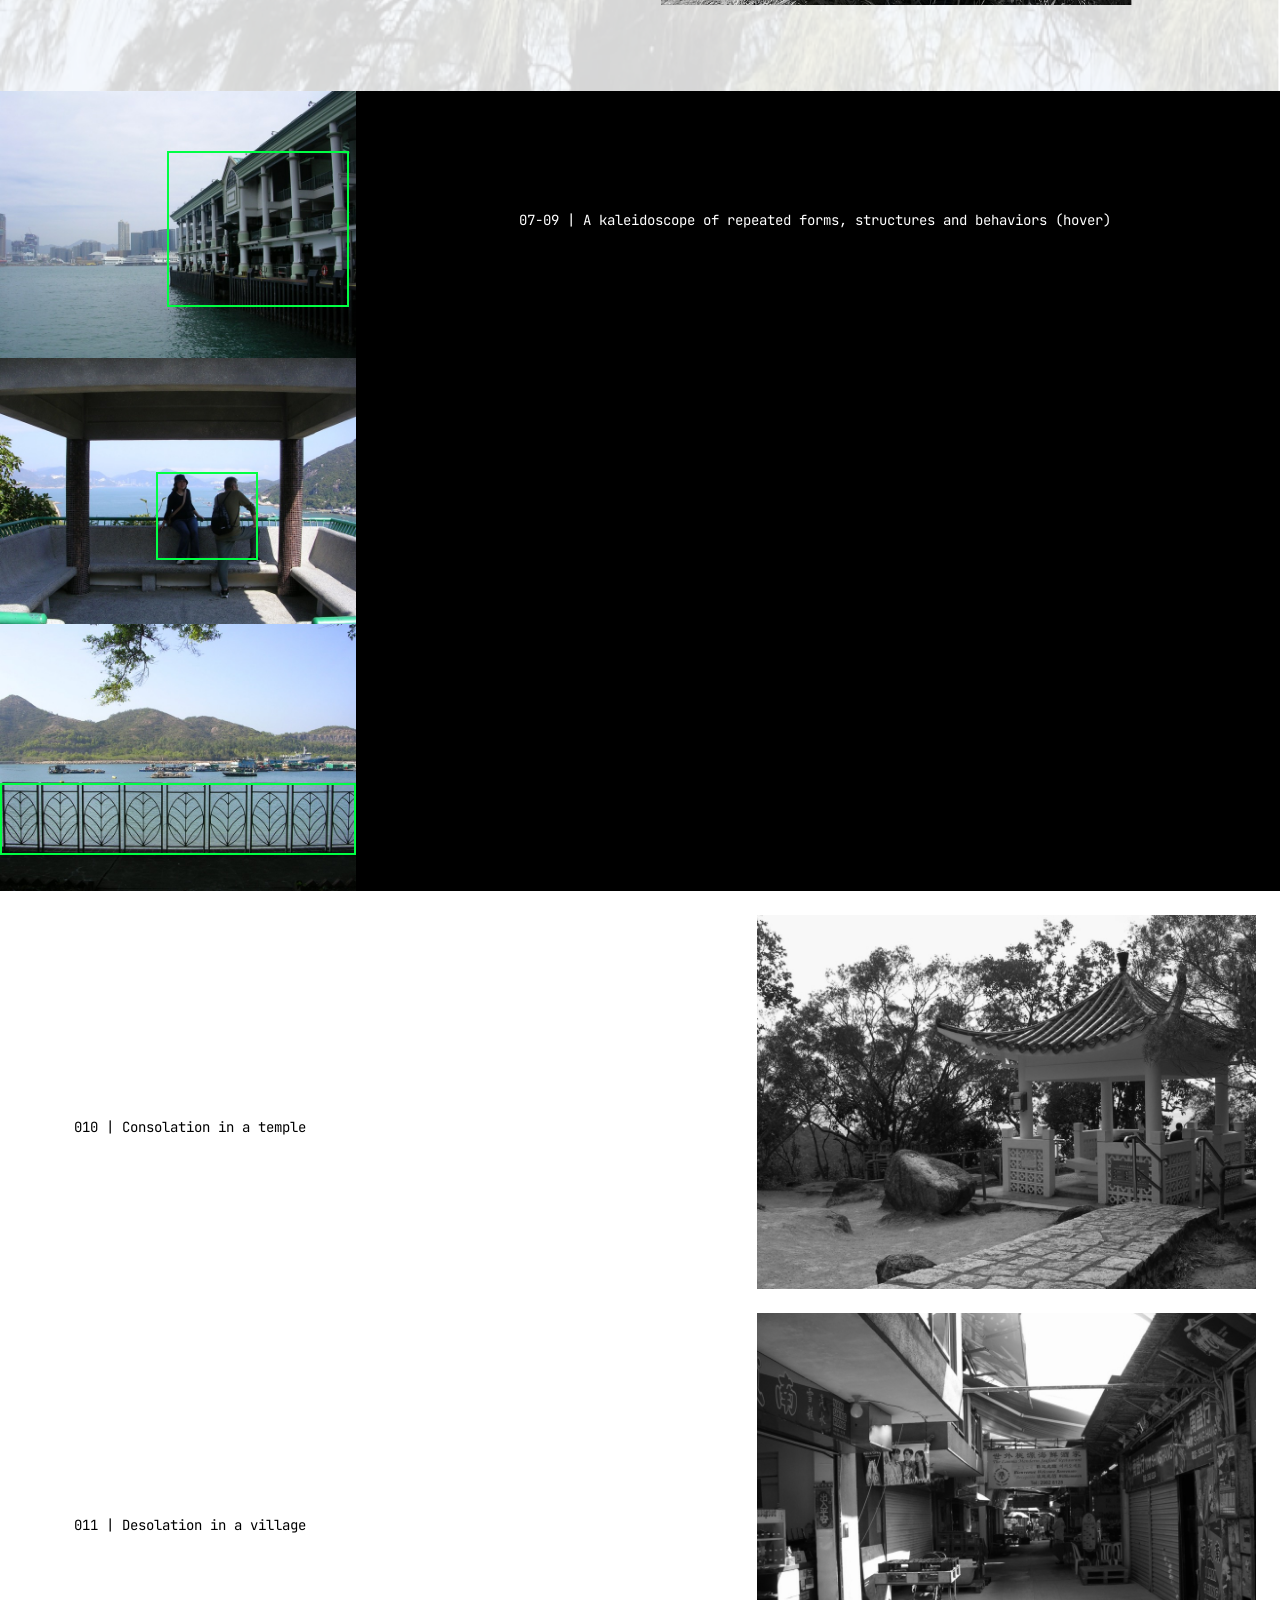
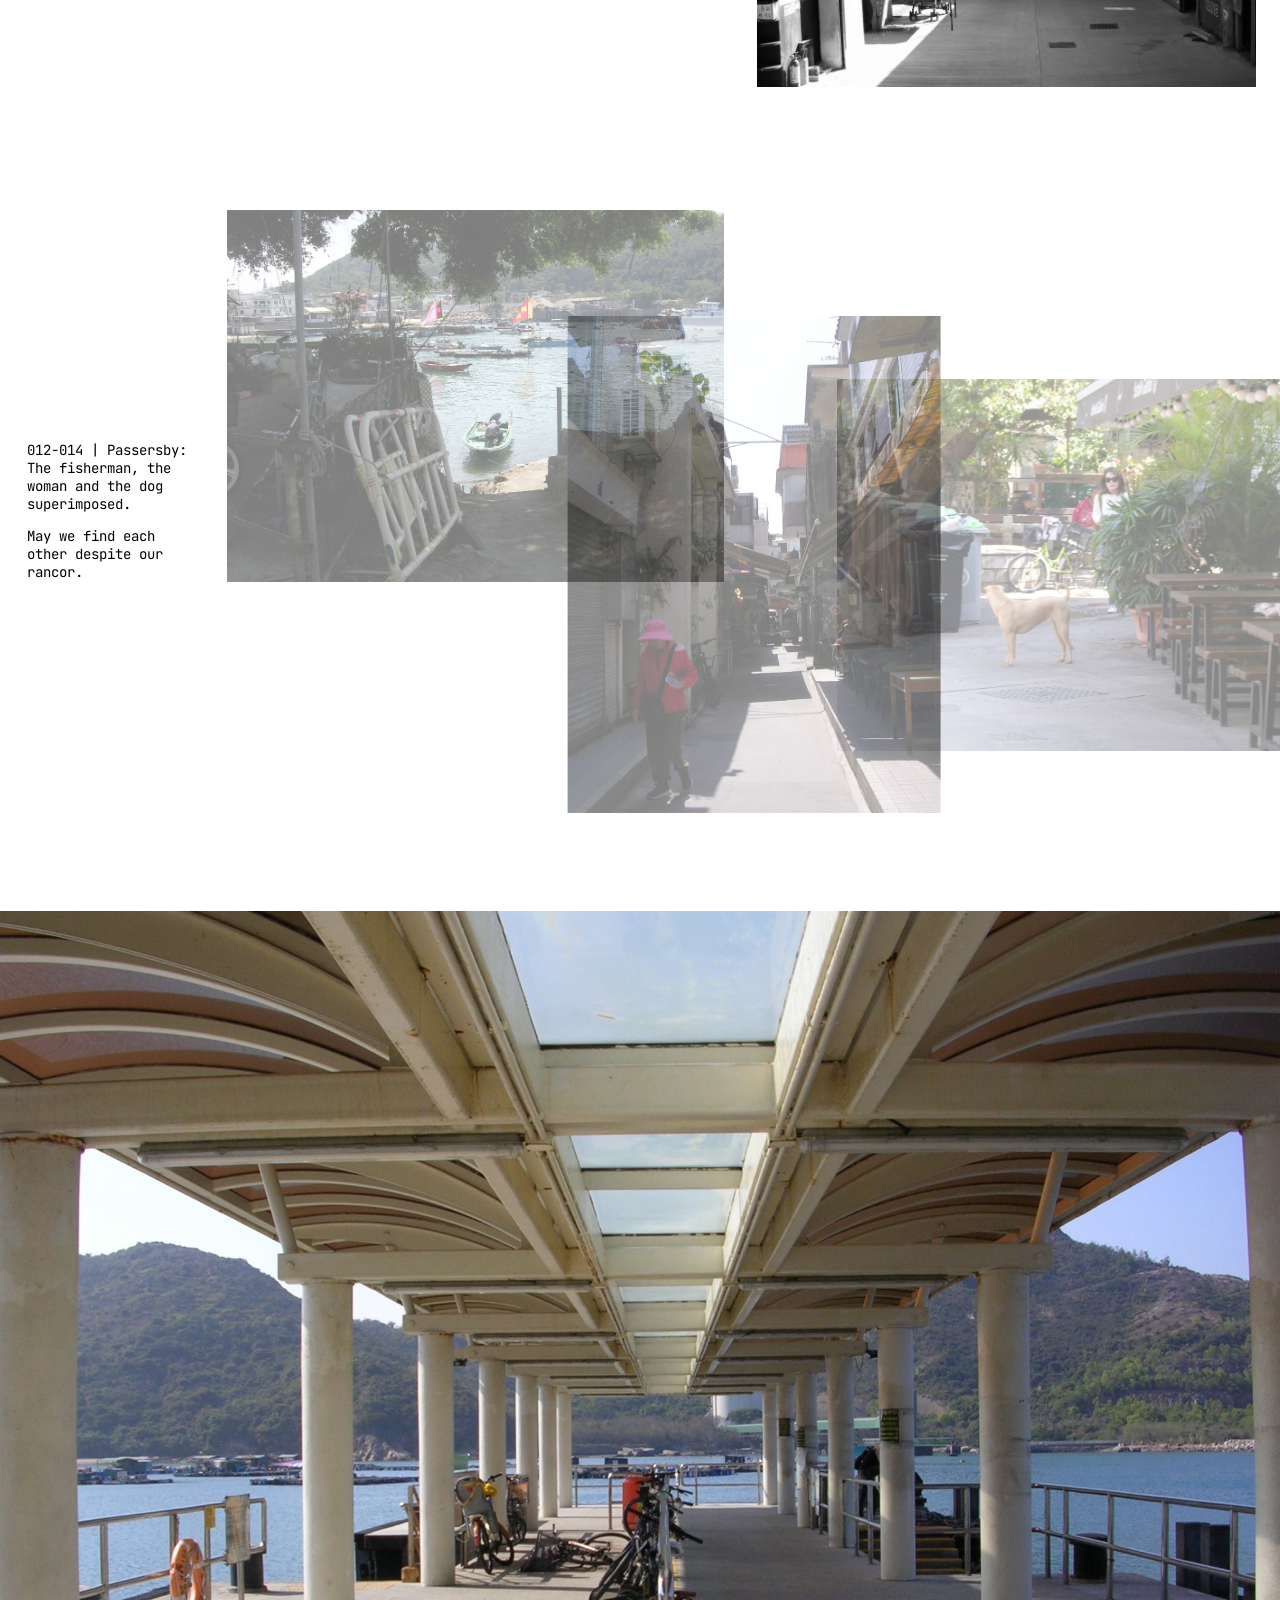
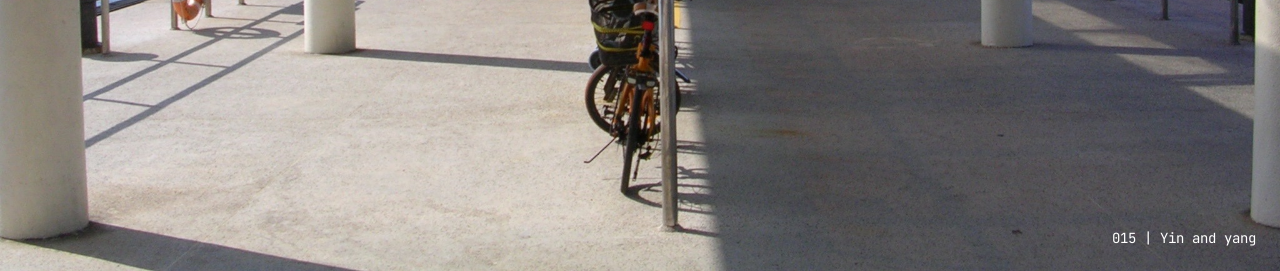
<file: lamma-island.html>
<!DOCTYPE html>
<html lang="en">
<head>
  <meta charset="UTF-8">
  <meta name="viewport" content="width=device-width, initial-scale=1.0">
  <title>A retrospective on Lamma Island — Kalyn Watt</title>
  <meta name="description" content="A photo essay from a Hong Kong day trip to Lamma Island, February 27th, 2025.">
  <link rel="preconnect" href="https://fonts.googleapis.com">
  <link rel="preconnect" href="https://fonts.gstatic.com" crossorigin>
  <link href="https://fonts.googleapis.com/css2?family=JetBrains+Mono:wght@400;500;700&display=swap" rel="stylesheet">
  <link rel="stylesheet" href="style.css?v=180">
</head>
<body class="page-lamma">

  <div class="sb-top">
    <header class="landing-header">
      <a class="landing-logo" href="index.html">
        <span class="landing-logo-dot"></span>
        <span class="landing-logo-text">kalyn watt / design</span>
      </a>
    </header>
    <header class="sb-header">
    <a class="case-back case-back--lg" href="playground.html"><small>&lt; </small>BACK</a>
  </header>
  </div>

  <main class="lamma">

    <section class="lamma-intro">
      <div class="lamma-text">
        <p><strong>A retrospective on Lamma Island</strong></p>
        <p>Hong Kong day trip - February 27th, 2025</p>
        <p>The tensions of two siblings, momentarily diffused by a dying matriarch. Deeply flawed; occluded by grief and deceived by grievances.</p>
      </div>

      <figure class="lamma-row">
        <img class="lamma-photo" src="assets/lamma/intro-1.jpg" alt="Waiting for the ferry">
        <figcaption class="lamma-nowrap">01 | Awaiting the ferry</figcaption>
      </figure>

      <figure class="lamma-row">
        <img class="lamma-photo lamma-photo--plain" src="assets/lamma/intro-2.jpg" alt="Ferry ride with Mama, Kau Mo and Kau Fu">
        <figcaption>02 | Ferry ride with Mama, Kau Mo &amp; Kau Fu</figcaption>
      </figure>
    </section>

    <section class="lamma-depravity">
      <div class="lamma-dep-col">
        <p class="lamma-nowrap">03-05.4 | Depravity: monotony, overconsumption, conformity</p>
        <div class="lamma-dep-images">
          <img src="assets/lamma/dep-1.jpg" alt="">
          <img src="assets/lamma/dep-2.jpg" alt="">
        </div>
      </div>
      <div class="lamma-strips" aria-hidden="true">
        <div class="lamma-strip"><img src="assets/lamma/strip-1.jpg" alt=""></div>
        <div class="lamma-strip"><img src="assets/lamma/strip-2.jpg" alt=""></div>
        <div class="lamma-strip"><img src="assets/lamma/strip-3.jpg" alt=""></div>
        <div class="lamma-strip"><img src="assets/lamma/strip-4.jpg" alt=""></div>
      </div>
    </section>

    <section class="lamma-willow">
      <img class="lamma-willow-bg" src="assets/lamma/willow-bg.png" alt="">
      <img class="lamma-willow-photo" src="assets/lamma/willow.png" alt="A willow tree">
      <p class="lamma-willow-caption">06 | The willow tree: staunch yet playful in display</p>
    </section>

    <section class="lamma-repetition">
      <div class="lamma-rep-row">
        <div class="lamma-rep-col">
          <img src="assets/lamma/rep-1.jpg" alt="">
          <img src="assets/lamma/rep-2.jpg" alt="">
          <img src="assets/lamma/rep-3.jpg" alt="">
          <span class="lamma-box lamma-box--1"></span>
          <span class="lamma-box lamma-box--2"></span>
          <span class="lamma-box lamma-box--3"></span>
        </div>
        <div class="lamma-rep-slot" aria-hidden="true">
          <img class="lamma-kaleido lamma-kaleido--1" src="assets/lamma/kaleido-1.jpg" alt="">
          <img class="lamma-kaleido lamma-kaleido--2" src="assets/lamma/kaleido-2.jpg" alt="">
          <img class="lamma-kaleido lamma-kaleido--3" src="assets/lamma/kaleido-3.jpg" alt="">
        </div>
      </div>
      <p class="lamma-rep-caption lamma-nowrap">07-09 | A kaleidoscope of repeated forms, structures and behaviors (hover)</p>
    </section>

    <section class="lamma-places">
      <div class="lamma-place">
        <p>010 | Consolation in a temple</p>
        <img src="assets/lamma/temple.jpg" alt="A temple">
      </div>
      <div class="lamma-place">
        <p>011 | Desolation in a village</p>
        <img src="assets/lamma/village.jpg" alt="A village street">
      </div>
    </section>

    <section class="lamma-passersby">
      <div class="lamma-pass-text"><p>012-014 | Passersby: The fisherman, the woman and the dog superimposed.</p><p>May we find each other despite our rancor.</p></div>
      <div class="lamma-collage-box">
      <div class="lamma-collage">
        <img class="lamma-pass lamma-pass--1" src="assets/lamma/pass-1.jpg" alt="">
        <img class="lamma-cutout lamma-cutout--1" src="assets/lamma/pass-1-cutout.png" alt="">
        <img class="lamma-pass lamma-pass--2" src="assets/lamma/pass-2.jpg" alt="">
        <div class="lamma-cutout lamma-cutout--2"><img src="assets/lamma/pass-2-cutout.png" alt=""></div>
        <div class="lamma-pass lamma-pass--3"><div><img src="assets/lamma/pass-3.jpg" alt=""></div></div>
        <img class="lamma-cutout lamma-cutout--3" src="assets/lamma/pass-3-cutout.png" alt="">
      </div>
      </div>
    </section>

    <section class="lamma-yinyang">
      <img src="assets/lamma/yinyang.jpg" alt="Yin and yang">
      <p>015 | Yin and yang</p>
    </section>

  </main>

  <script>
    (function () {
      var section = document.querySelector(".lamma-depravity");
      var strips = document.querySelector(".lamma-strips");
      if (!section || !strips) return;
      if (window.matchMedia("(prefers-reduced-motion: reduce)").matches) return;

      var SPEED = 1.4;
      var START_TOP = 40;
      var ticking = false;

      function update() {
        ticking = false;
        var rect = section.getBoundingClientRect();
        var entered = window.innerHeight - rect.top;
        var designTop = parseFloat(getComputedStyle(strips).top) || 0;
        var shift = START_TOP - designTop - entered * (SPEED - 1);
        strips.style.transform = "translate3d(0, " + shift.toFixed(1) + "px, 0)";
      }

      function request() {
        if (!ticking) {
          ticking = true;
          requestAnimationFrame(update);
        }
      }

      update();
      window.addEventListener("scroll", request, { passive: true });
      window.addEventListener("resize", request);
    })();
  </script>
  <script>
    (function () {
      var collage = document.querySelector(".lamma-collage");
      var section = document.querySelector(".lamma-passersby");
      if (!collage || !section) return;

      function fit() {
        var avail = section.clientWidth - (section.clientWidth < 700 ? 0 : 190);
        var s = Math.max(0.3, Math.min(1, avail / 1052.682));
        section.style.setProperty("--collage-scale", s.toFixed(4));
      }
      fit();
      window.addEventListener("resize", fit);

      if (!("IntersectionObserver" in window)) {
        collage.classList.add("is-in");
        return;
      }
      new IntersectionObserver(function (entries) {
        entries.forEach(function (entry) {
          if (entry.intersectionRatio >= 0.3) collage.classList.add("is-in");
          else if (entry.intersectionRatio === 0) collage.classList.remove("is-in");
        });
      }, { threshold: [0, 0.3] }).observe(section);
    })();
  </script>
</body>
</html>
</file>
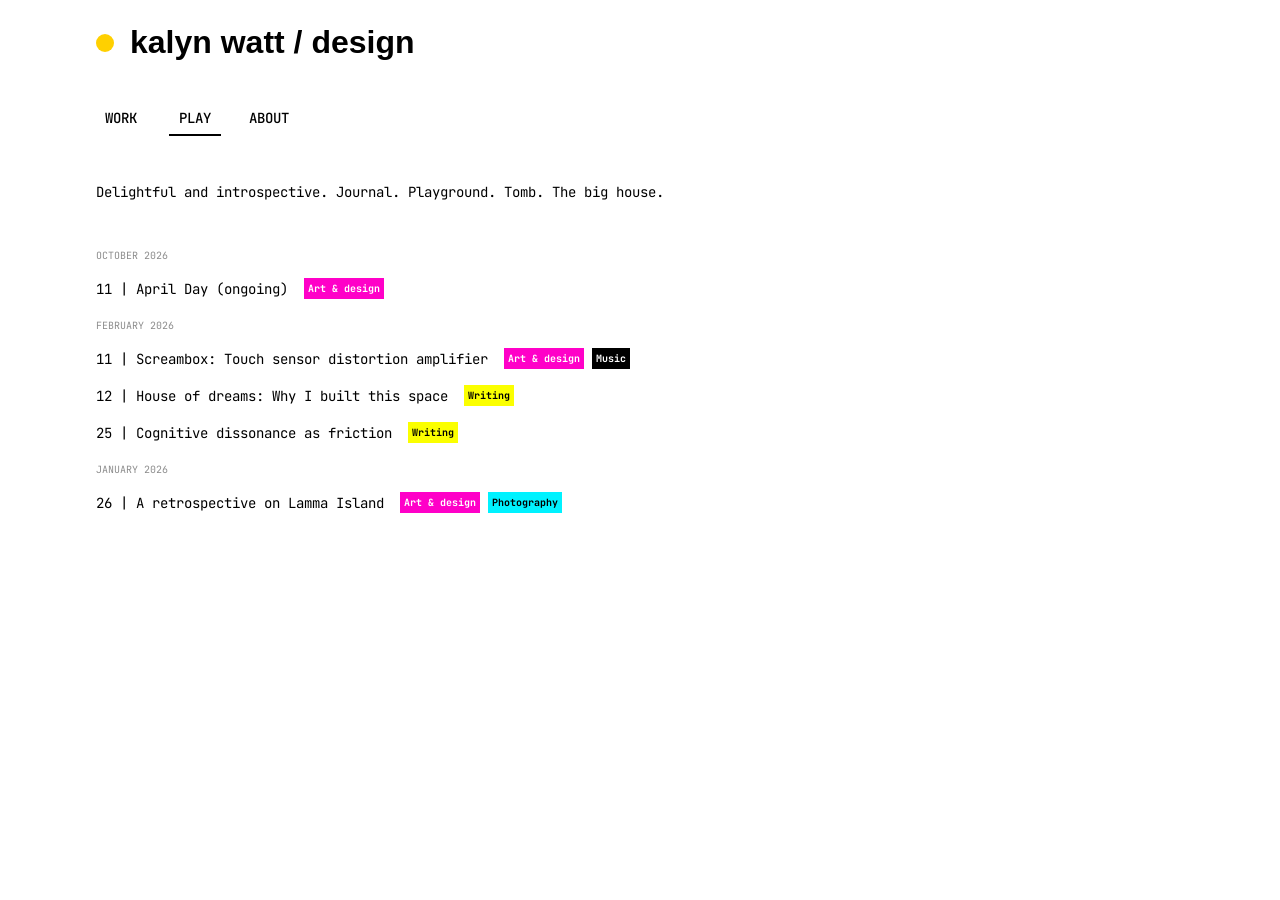
<file: playground.html>
<!DOCTYPE html>
<html lang="en">
<head>
  <meta charset="UTF-8">
  <meta name="viewport" content="width=device-width, initial-scale=1.0">
  <title>Play — Kalyn Watt</title>
  <meta name="description" content="Personal side projects, writing, music, and photography from Kalyn Watt, outside of client and professional work.">
  <link rel="preconnect" href="https://fonts.googleapis.com">
  <link rel="preconnect" href="https://fonts.gstatic.com" crossorigin>
  <link href="https://fonts.googleapis.com/css2?family=JetBrains+Mono:wght@400;500;700&display=swap" rel="stylesheet">
  <link rel="stylesheet" href="style.css?v=180">
</head>
<body class="page-landing">

  <header class="landing-header">
    <a class="landing-logo" href="index.html">
      <span class="landing-logo-dot"></span>
      <span class="landing-logo-text">kalyn watt / design</span>
    </a>
  </header>

  <main class="landing-play">
    <div class="landing-tabs">
      <a class="landing-tab" href="index.html">
        <span>WORK</span>
        <span class="landing-tab-line"><img src="assets/tab-line-inactive.svg" alt=""></span>
      </a>
      <a class="landing-tab" href="playground.html" aria-current="page">
        <span>PLAY</span>
        <span class="landing-tab-line landing-tab-line--active"><img src="assets/tab-line-active.svg" alt=""></span>
      </a>
        <a class="landing-tab" href="about.html">
          <span>ABOUT</span>
          <span class="landing-tab-line"><img src="assets/tab-line-inactive.svg" alt=""></span>
        </a>
    </div>

    <p class="play-intro">Delightful and introspective. <span class="play-swap"><span class="play-swap-a">Journal.</span><span class="play-swap-b">Where ideas are written.</span></span> <span class="play-swap"><span class="play-swap-a">Playground.</span><span class="play-swap-b">Where ideas are tinkered with.</span></span> <span class="play-swap"><span class="play-swap-a">Tomb.</span><span class="play-swap-b">Where ideas go to die... and come back to life.</span></span> The big house.</p>

    <div class="play-list">
      <section class="play-month">
        <h2 class="play-month-label">OCTOBER 2026</h2>
        <ul class="play-entries">
          <li class="play-entry">
            <span class="play-entry-title">11 | April Day (ongoing)</span>
            <span class="play-tags"><span class="play-tag play-tag--pink">Art &amp; design</span></span>
          </li>
        </ul>
      </section>

      <section class="play-month">
        <h2 class="play-month-label">FEBRUARY 2026</h2>
        <ul class="play-entries">
          <li class="play-entry" data-thumb-video>
            <a class="play-entry-title" href="screambox.html">11 | Screambox: Touch sensor distortion amplifier</a>
            <span class="play-tags">
              <span class="play-tag play-tag--pink">Art &amp; design</span>
              <span class="play-tag play-tag--black">Music</span>
            </span>
          </li>
          <li class="play-entry" data-thumb-emoji>
            <a class="play-entry-title" href="house-of-dreams.html">12 | House of dreams: Why I built this space</a>
            <span class="play-tags"><span class="play-tag play-tag--yellow">Writing</span></span>
          </li>
          <li class="play-entry" data-dither>
            <a class="play-entry-title" href="cognitive-dissonance.html">25 | Cognitive dissonance as friction</a>
            <span class="play-tags"><span class="play-tag play-tag--yellow">Writing</span></span>
          </li>
        </ul>
      </section>

      <section class="play-month">
        <h2 class="play-month-label">JANUARY 2026</h2>
        <ul class="play-entries">
          <li class="play-entry" data-thumb-image>
            <a class="play-entry-title" href="lamma-island.html">26 | A retrospective on Lamma Island</a>
            <span class="play-tags">
              <span class="play-tag play-tag--pink">Art &amp; design</span>
              <span class="play-tag play-tag--cyan">Photography</span>
            </span>
          </li>
        </ul>
      </section>
    </div>

    <div class="play-thumb" aria-hidden="true">
      <video src="assets/screambox/step2-solder.mp4" muted loop playsinline preload="none"></video>
    </div>

    <div class="play-thumb play-thumb--image" aria-hidden="true">
      <img src="assets/lamma/yinyang.jpg" alt="">
    </div>

    <div class="play-emoji" aria-hidden="true">&#127968;</div>

    <div class="play-dither" aria-hidden="true">
      <canvas></canvas>
    </div>
  </main>

  <script src="dither.js"></script>
  <script>
    (function () {
      function bindThumb(row, panel) {
        if (!row || !panel) return;
        var video = panel.querySelector("video");
        var pauseTimer;

        function follow(e) {
          panel.style.transform = "translate(" + e.clientX + "px, " + e.clientY + "px) translate(-50%, -50%)";
        }

        row.addEventListener("mouseenter", function (e) {
          clearTimeout(pauseTimer);
          follow(e);
          panel.classList.add("is-active");
          if (video) {
            var p = video.play();
            if (p && p.catch) p.catch(function () {});
          }
        });
        row.addEventListener("mousemove", follow);
        row.addEventListener("mouseleave", function () {
          panel.classList.remove("is-active");
          if (video) pauseTimer = setTimeout(function () { video.pause(); }, 400);
        });
      }

      bindThumb(document.querySelector("[data-thumb-video]"), document.querySelector(".play-thumb:not(.play-thumb--image)"));
      bindThumb(document.querySelector("[data-thumb-image]"), document.querySelector(".play-thumb--image"));
      bindThumb(document.querySelector("[data-thumb-emoji]"), document.querySelector(".play-emoji"));
    })();
  </script>
  <script>
    (function () {
      var swaps = document.querySelectorAll(".play-swap");
      function measure() {
        swaps.forEach(function (el) {
          var a = el.querySelector(".play-swap-a");
          var b = el.querySelector(".play-swap-b");
          el.classList.add("is-smooth");
          el.style.setProperty("--swap-a", a.getBoundingClientRect().width + "px");
          el.style.setProperty("--swap-b", b.getBoundingClientRect().width + "px");
        });
      }
      measure();
      if (document.fonts && document.fonts.ready) document.fonts.ready.then(measure);
      window.addEventListener("resize", measure);
    })();
  </script>
</body>
</html>
</file>
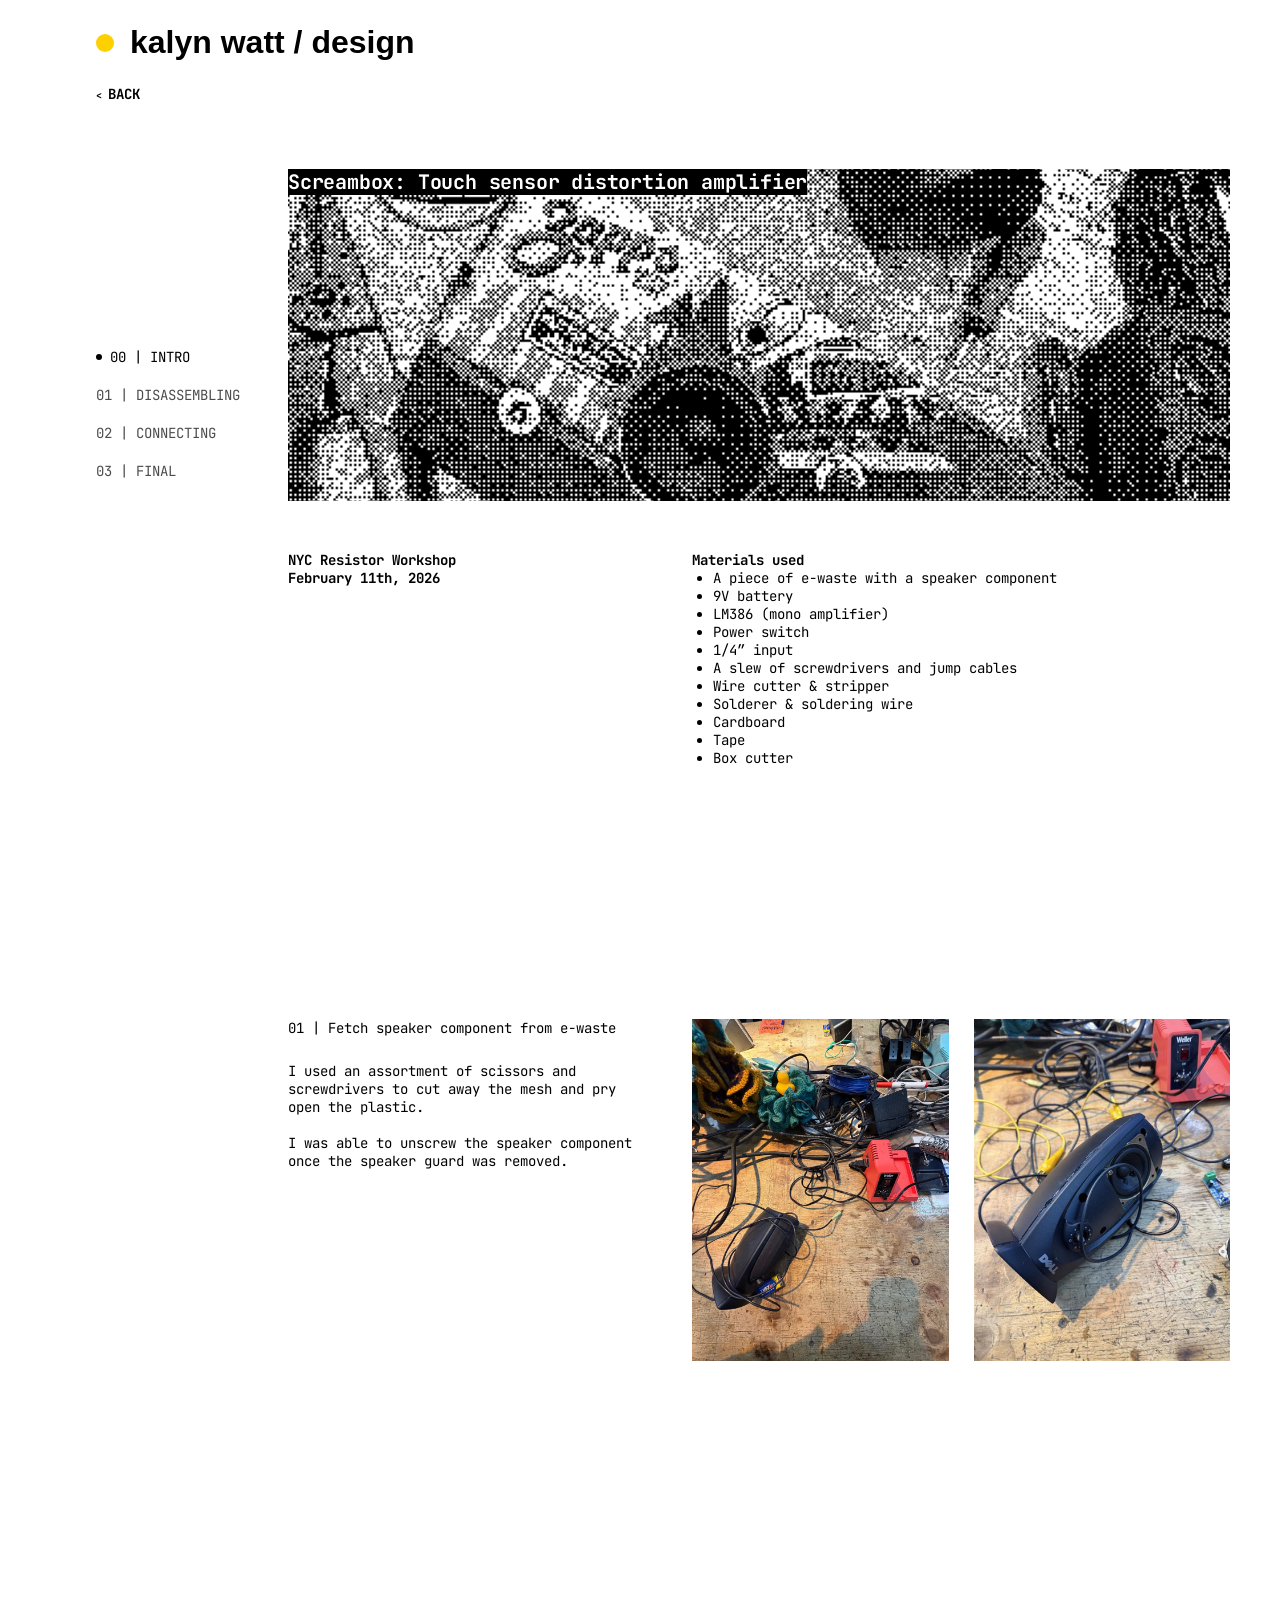
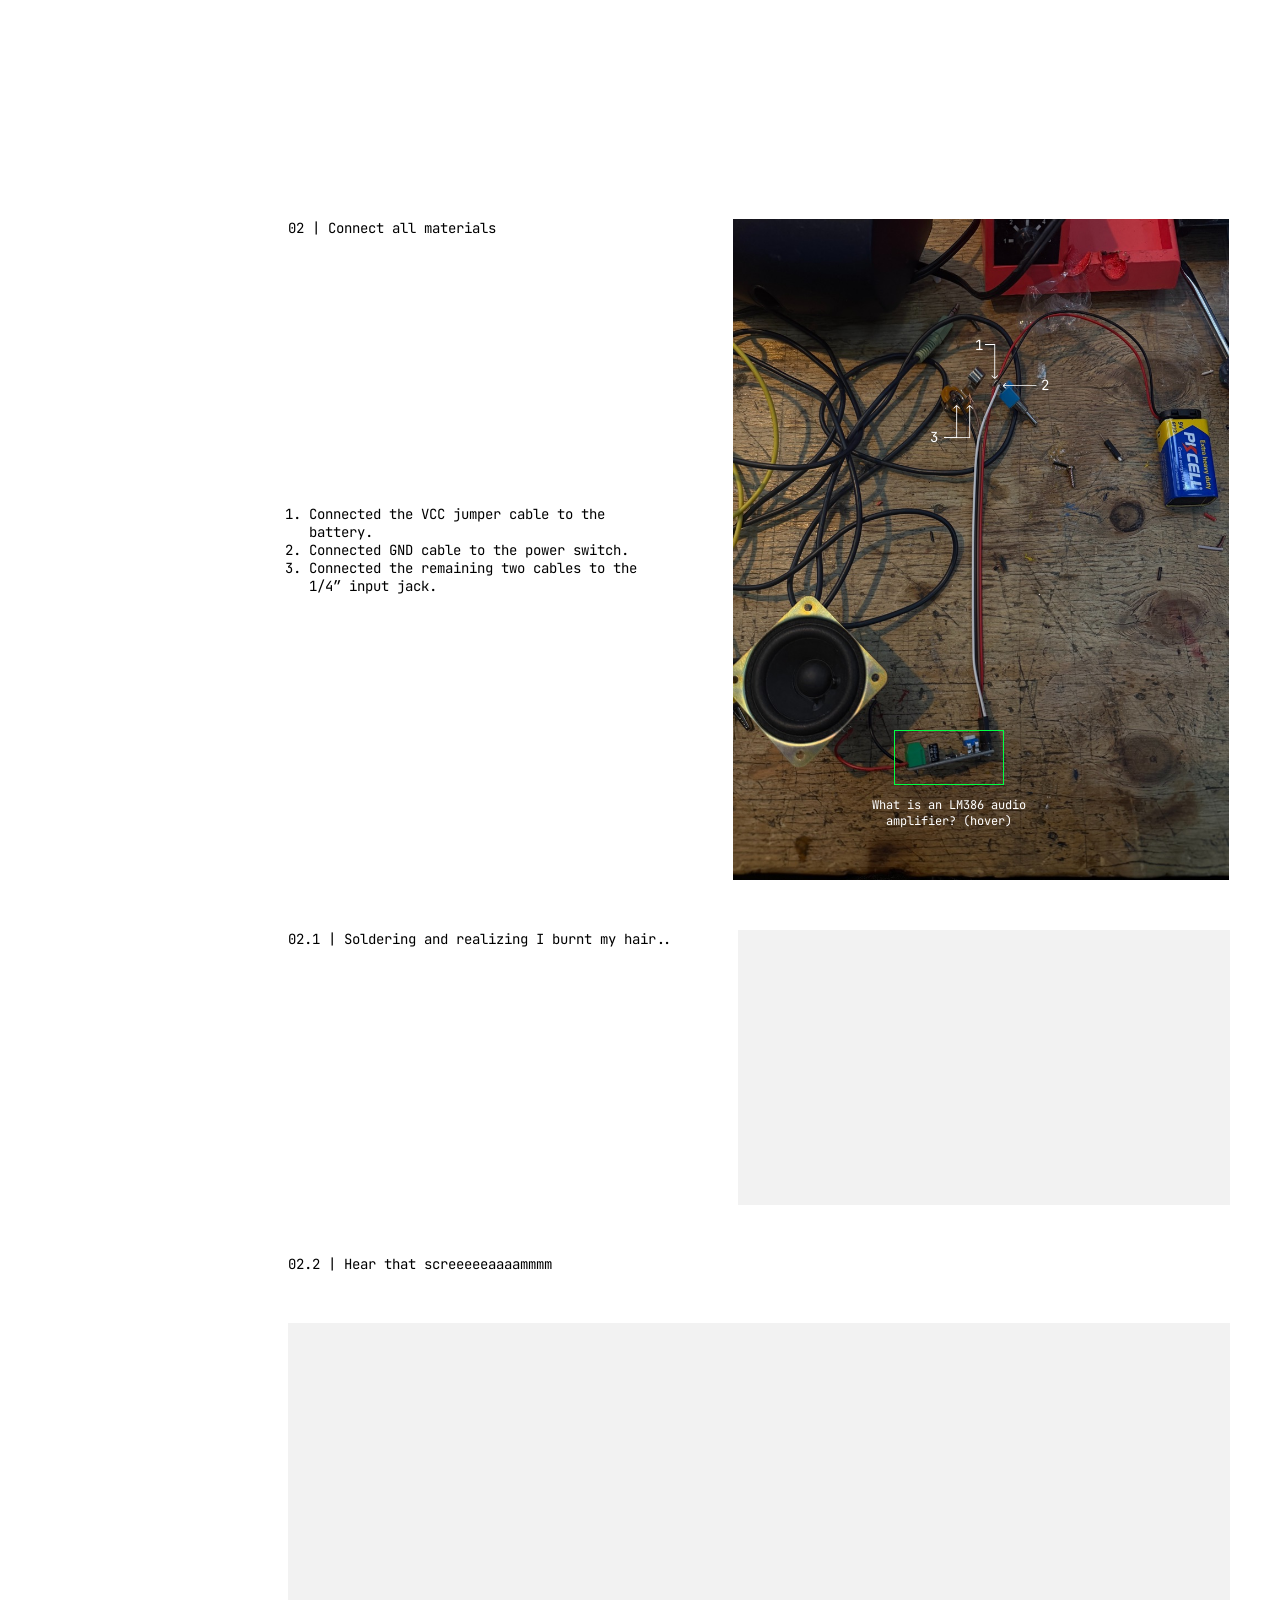
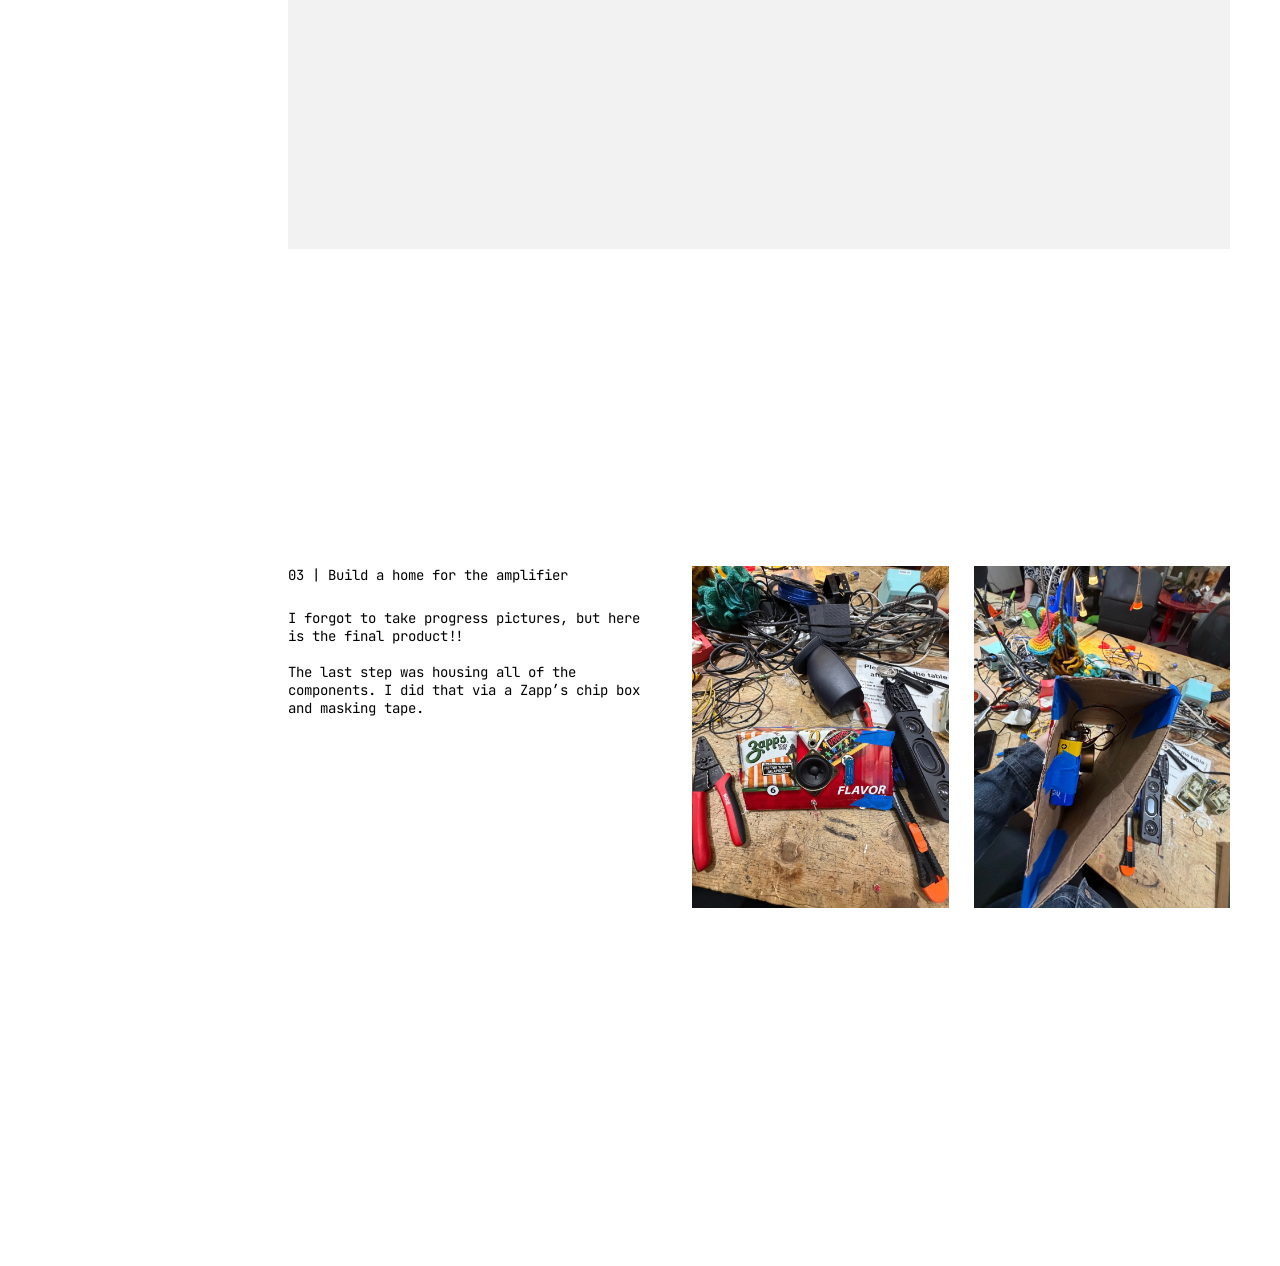
<file: screambox.html>
<!DOCTYPE html>
<html lang="en">
<head>
  <meta charset="UTF-8">
  <meta name="viewport" content="width=device-width, initial-scale=1.0">
  <title>Screambox — Kalyn Watt</title>
  <meta name="description" content="Screambox: a touch sensor distortion amplifier built from e-waste at an NYC Resistor workshop, February 11th, 2026.">
  <link rel="preconnect" href="https://fonts.googleapis.com">
  <link rel="preconnect" href="https://fonts.gstatic.com" crossorigin>
  <link href="https://fonts.googleapis.com/css2?family=JetBrains+Mono:wght@400;500;700&display=swap" rel="stylesheet">
  <link rel="stylesheet" href="style.css?v=180">
</head>
<body class="page-lamma">

  <div class="sb-top">
    <header class="landing-header">
      <a class="landing-logo" href="index.html">
        <span class="landing-logo-dot"></span>
        <span class="landing-logo-text">kalyn watt / design</span>
      </a>
    </header>
    <header class="sb-header">
      <a class="case-back case-back--lg" href="playground.html"><small>&lt; </small>BACK</a>
    </header>
  </div>

  <div class="sb">

    <div class="sb-nav-track">
      <nav class="case-nav sb-nav" aria-label="Steps">
        <a href="#intro" aria-current="true"><span>00 | INTRO</span></a>
        <a href="#step-1"><span>01 | DISASSEMBLING</span></a>
        <a href="#step-2"><span>02 | CONNECTING</span></a>
        <a href="#step-3"><span>03 | FINAL</span></a>
      </nav>
    </div>

    <section class="sb-section sb-intro" id="intro">
      <img class="sb-hero" src="assets/screambox/intro.png" alt="">
      <div class="sb-col sb-intro-info">
        <div class="sb-meta">
          <p>NYC Resistor Workshop</p>
          <p>February 11th, 2026</p>
        </div>
        <div class="sb-materials">
          <p>Materials used</p>
          <ul>
            <li>A piece of e-waste with a speaker component</li>
            <li>9V battery</li>
            <li>LM386 (mono amplifier)</li>
            <li>Power switch</li>
            <li>1/4&rdquo; input</li>
            <li>A slew of screwdrivers and jump cables</li>
            <li>Wire cutter &amp; stripper</li>
            <li>Solderer &amp; soldering wire</li>
            <li>Cardboard</li>
            <li>Tape</li>
            <li>Box cutter</li>
          </ul>
        </div>
      </div>
      <h1 class="sb-title">Screambox: Touch sensor distortion amplifier</h1>
    </section>

    <section class="sb-section sb-step sb-step--1" id="step-1">
      <div class="sb-col sb-split">
        <div class="sb-text">
          <p>01 | Fetch speaker component from e-waste</p>
          <div class="sb-body">
            <p>I used an assortment of scissors and screwdrivers to cut away the mesh and pry open the plastic.</p>
            <p>I was able to unscrew the speaker component once the speaker guard was removed.</p>
          </div>
        </div>
        <div class="sb-photos">
          <img src="assets/screambox/step1-a.jpg" alt="Speaker component being pried out of the e-waste" loading="lazy">
          <img src="assets/screambox/step1-b.jpg" alt="Speaker component removed from its plastic housing" loading="lazy">
        </div>
      </div>
    </section>

    <section class="sb-section sb-step sb-step--2" id="step-2">
      <div class="sb-col sb-stack">
        <div class="sb-hover">
          <p class="sb-hover-title">02 | Connect all materials</p>
          <ol class="sb-hover-list">
            <li>Connected the VCC jumper cable to the battery.</li>
            <li>Connected GND cable to the power switch.</li>
            <li>Connected the remaining two cables to the 1/4&rdquo; input jack.</li>
          </ol>
          <div class="sb-board">
            <img class="sb-board-photo" src="assets/screambox/step2-board.jpg" alt="Speaker, battery, amplifier and jumper cables laid out on a workbench" loading="lazy">
            <div class="sb-chip">
              <span class="sb-chip-box" tabindex="0"></span>
              <p class="sb-chip-caption">
                <span class="sb-chip-a">What is an LM386 audio amplifier? (hover)</span>
                <span class="sb-chip-b">LM386: a low-voltage audio power amplifier chip that boosts a small signal enough to drive a speaker.</span>
              </p>
            </div>
            <div class="sb-notes" aria-hidden="true">
              <span class="sb-num sb-num--1">1</span>
              <span class="sb-num sb-num--2">2</span>
              <span class="sb-num sb-num--3">3</span>
              <span class="sb-arrow sb-arrow--1"><span><img src="assets/screambox/arrow-1.svg" alt=""></span></span>
              <span class="sb-arrow sb-arrow--2"><span class="sb-arrow-rot"><span class="sb-arrow-box"><span><img src="assets/screambox/arrow-2.svg" alt=""></span></span></span></span>
              <span class="sb-arrow sb-arrow--3"><span><img src="assets/screambox/arrow-3.svg" alt=""></span></span>
              <span class="sb-arrow sb-arrow--4"><span><img src="assets/screambox/arrow-4.svg" alt=""></span></span>
            </div>
          </div>
        </div>

        <div class="sb-row">
          <p class="sb-row-text">02.1 | Soldering and realizing I burnt my hair..</p>
          <video class="sb-row-video" src="assets/screambox/step2-solder.mp4" muted loop playsinline preload="none" aria-label="Screen recording of soldering"></video>
        </div>

        <div class="sb-wide">
          <p class="sb-row-text">02.2 | Hear that screeeeeaaaammmm</p>
          <div class="sb-wide-media" role="img" aria-label="Recording of the finished Screambox screaming"></div>
        </div>
      </div>
    </section>

    <section class="sb-section sb-step sb-step--3" id="step-3">
      <div class="sb-col sb-split">
        <div class="sb-text">
          <p>03 | Build a home for the amplifier</p>
          <div class="sb-body">
            <p>I forgot to take progress pictures, but here is the final product!!</p>
            <p>The last step was housing all of the components. I did that via a Zapp&rsquo;s chip box and masking tape.</p>
          </div>
        </div>
        <div class="sb-photos">
          <img src="assets/screambox/step3-a.jpg" alt="The finished Screambox in its chip-box housing" loading="lazy">
          <img src="assets/screambox/step3-b.jpg" alt="The finished Screambox, second angle" loading="lazy">
        </div>
      </div>
    </section>
  </div>

  <script>
    (function () {
      var top = document.querySelector(".sb-top");
      function measureTop() {
        document.documentElement.style.setProperty("--sb-top-h", top.offsetHeight + "px");
      }
      measureTop();
      window.addEventListener("resize", measureTop);
      if (document.fonts && document.fonts.ready) document.fonts.ready.then(measureTop);

      var links = document.querySelectorAll(".sb-nav a");
      var sections = [];
      links.forEach(function (a) {
        var el = document.querySelector(a.getAttribute("href"));
        if (el) sections.push({ link: a, el: el });
      });
      function update() {
        var line = window.innerHeight * 0.45;
        var current = sections[0];
        sections.forEach(function (s) {
          if (s.el.getBoundingClientRect().top <= line) current = s;
        });
        sections.forEach(function (s) {
          if (s === current) s.link.setAttribute("aria-current", "true");
          else s.link.removeAttribute("aria-current");
        });
      }
      update();
      window.addEventListener("scroll", update, { passive: true });
      window.addEventListener("resize", update);

      var video = document.querySelector(".sb-row-video");
      if (video && "IntersectionObserver" in window) {
        new IntersectionObserver(function (entries) {
          entries.forEach(function (entry) {
            if (entry.isIntersecting) {
              var p = video.play();
              if (p && p.catch) p.catch(function () {});
            } else {
              video.pause();
            }
          });
        }, { threshold: 0.25 }).observe(video);
      }
    })();
  </script>
</body>
</html>
</file>
<file: style.css>
/* ============================
   Variables
============================ */
:root {
  --bg: #fafafa;
  --bg-alt: #efefef;
  --surface: #ffffff;
  --text: #1a1a1a;
  --text-muted: #6e6e6e;
  --accent: #3d3d3d;
  --accent-dark: #232323;
  --accent-tint: #e4e4e4;
  --border: #e0e0e0;
  --mono: "Roboto", ui-sans-serif, system-ui, -apple-system, sans-serif;
  --serif: var(--mono);
  --sans: var(--mono);
  --max-width: 1120px;
  --radius: 10px;
}

/* ============================
   Reset
============================ */
* {
  margin: 0;
  padding: 0;
  box-sizing: border-box;
}

html {
  scroll-behavior: smooth;
}

body {
  background: var(--bg);
  color: var(--text);
  font-family: var(--sans);
  font-size: 16px;
  line-height: 1.6;
  -webkit-font-smoothing: antialiased;
}

img {
  max-width: 100%;
  display: block;
}

a {
  color: inherit;
  text-decoration: none;
}

ul {
  list-style: none;
}

h1, h2, h3, h4 {
  font-family: var(--serif);
  font-weight: 700;
  line-height: 1.15;
  letter-spacing: -0.01em;
}

.container {
  max-width: var(--max-width);
  margin: 0 auto;
  padding: 0 32px;
}

.eyebrow {
  display: inline-block;
  font-size: 0.75rem;
  font-weight: 600;
  letter-spacing: 0.14em;
  text-transform: uppercase;
  color: var(--accent);
  margin-bottom: 14px;
}

section {
  padding: 96px 0;
}

@media (max-width: 720px) {
  section {
    padding: 64px 0;
  }
  .container {
    padding: 0 20px;
  }
}

/* ============================
   Buttons
============================ */
.btn {
  display: inline-flex;
  align-items: center;
  gap: 8px;
  padding: 14px 26px;
  border-radius: 100px;
  font-size: 0.95rem;
  font-weight: 600;
  border: 1px solid transparent;
  transition: transform 0.2s ease, background 0.2s ease, color 0.2s ease, border-color 0.2s ease;
  cursor: pointer;
}

.btn-primary {
  background: var(--text);
  color: var(--bg);
}

.btn-primary:hover {
  background: var(--accent);
  transform: translateY(-2px);
}

.btn-secondary {
  background: transparent;
  color: var(--text);
  border-color: var(--border);
}

.btn-secondary:hover {
  border-color: var(--text);
  transform: translateY(-2px);
}

.btn-row {
  display: flex;
  gap: 16px;
  flex-wrap: wrap;
}

/* ============================
   Navigation
============================ */
header.site-header {
  position: sticky;
  top: 0;
  z-index: 100;
  background: rgba(250, 248, 245, 0.2);
  backdrop-filter: blur(10px);
  border-bottom: 1px solid var(--border);
}

nav {
  max-width: var(--max-width);
  margin: 0 auto;
  padding: 20px 32px;
  display: flex;
  align-items: center;
  justify-content: space-between;
  position: relative;
}

.nav-logo a {
  display: flex;
  align-items: center;
  gap: 10px;
}

.logo-dot {
  width: 9px;
  height: 9px;
  border-radius: 50%;
  background: #f2c230;
  box-shadow: 0 0 0 4px rgba(242, 194, 48, 0.18);
  flex-shrink: 0;
}

.logo-text {
  font-family: var(--mono);
  font-size: 0.95rem;
  color: var(--text);
  white-space: nowrap;
}

.logo-text .logo-slash {
  color: var(--text-muted);
  padding: 0 2px;
}

@media (max-width: 480px) {
  .logo-text {
    font-size: 0.8rem;
  }
}

.nav-links {
  display: flex;
  align-items: center;
  gap: 36px;
}

.nav-links a {
  font-size: 0.95rem;
  font-weight: 500;
  color: var(--text-muted);
  position: relative;
  padding: 4px 0;
}

.nav-links a:hover,
.nav-links a.active {
  color: var(--text);
}

.nav-links a.active::after {
  content: "";
  position: absolute;
  left: 0;
  right: 0;
  bottom: -2px;
  height: 2px;
  background: var(--accent);
  border-radius: 2px;
}

.nav-cta {
  background: var(--text);
  color: var(--bg) !important;
  padding: 10px 20px;
  border-radius: 100px;
  font-size: 0.9rem !important;
}

.nav-cta:hover {
  background: var(--accent) !important;
}

.nav-toggle {
  display: none;
  flex-direction: column;
  gap: 5px;
  background: none;
  border: none;
  cursor: pointer;
  padding: 6px;
}

.nav-toggle span {
  width: 22px;
  height: 2px;
  background: var(--text);
  border-radius: 2px;
  transition: transform 0.25s ease, opacity 0.25s ease;
}

@media (max-width: 720px) {
  .nav-toggle {
    display: flex;
  }

  .nav-links {
    position: absolute;
    top: 100%;
    left: 0;
    right: 0;
    background: var(--bg);
    border-bottom: 1px solid var(--border);
    flex-direction: column;
    align-items: flex-start;
    gap: 4px;
    padding: 12px 20px 20px;
    display: none;
  }

  .nav-links.open {
    display: flex;
  }

  .nav-links a {
    width: 100%;
    padding: 12px 0;
  }

  nav.open .nav-toggle span:nth-child(1) {
    transform: translateY(7px) rotate(45deg);
  }

  nav.open .nav-toggle span:nth-child(2) {
    opacity: 0;
  }

  nav.open .nav-toggle span:nth-child(3) {
    transform: translateY(-7px) rotate(-45deg);
  }
}

/* ============================
   Hero
============================ */
.hero {
  padding: 120px 0 96px;
}

.hero-minimal {
  min-height: 70vh;
  display: flex;
  align-items: center;
  padding: 160px 0 96px;
}

.hero-minimal .container {
  width: 100%;
}

.hero-headline {
  font-family: var(--serif);
  font-weight: 700;
  font-size: clamp(1.8rem, 3.6vw, 3.4rem);
  line-height: 1.1;
  letter-spacing: -0.01em;
  max-width: 28ch;
  color: var(--text);
}

.hero-meta {
  display: flex;
  gap: 40px;
  margin-top: 64px;
  flex-wrap: wrap;
}

.hero-meta div {
  border-top: 1px solid var(--border);
  padding-top: 14px;
  min-width: 140px;
}

.hero-meta strong {
  display: block;
  font-family: var(--serif);
  font-size: 1.6rem;
}

.hero-meta span {
  font-size: 0.85rem;
  color: var(--text-muted);
}

/* ============================
   Section headers
============================ */
.section-head {
  display: flex;
  justify-content: space-between;
  align-items: flex-end;
  gap: 24px;
  margin-bottom: 48px;
  flex-wrap: wrap;
}

.section-head h2 {
  font-size: clamp(1.8rem, 3vw, 2.6rem);
}

.section-head p {
  color: var(--text-muted);
  max-width: 42ch;
}

/* ============================
   Work grid / cards
============================ */
.work-grid {
  display: grid;
  grid-template-columns: repeat(2, 1fr);
  gap: 28px;
}

@media (max-width: 780px) {
  .work-grid {
    grid-template-columns: 1fr;
  }
}

.work-card {
  background: var(--surface);
  border: 1px solid var(--border);
  border-radius: var(--radius);
  overflow: hidden;
  transition: transform 0.25s ease, box-shadow 0.25s ease;
  display: flex;
  flex-direction: column;
}

.work-card:hover {
  transform: translateY(-6px);
  box-shadow: 0 20px 40px -20px rgba(28, 26, 23, 0.25);
}

.work-thumb {
  aspect-ratio: 16 / 10;
  background: linear-gradient(135deg, var(--accent-tint), var(--bg-alt));
  display: flex;
  align-items: center;
  justify-content: center;
  font-family: var(--serif);
  font-size: 1.1rem;
  color: var(--accent-dark);
  position: relative;
  overflow: hidden;
}

.work-thumb::after {
  content: "";
  position: absolute;
  inset: 0;
  background: radial-gradient(circle at 30% 20%, rgba(255,255,255,0.5), transparent 60%);
}

.work-body {
  padding: 28px;
  display: flex;
  flex-direction: column;
  gap: 12px;
  flex: 1;
}

.work-tags {
  display: flex;
  gap: 8px;
  flex-wrap: wrap;
}

.tag {
  font-size: 0.72rem;
  font-weight: 600;
  letter-spacing: 0.04em;
  text-transform: uppercase;
  background: var(--bg-alt);
  color: var(--text-muted);
  padding: 5px 10px;
  border-radius: 100px;
}

.work-body h3 {
  font-size: 1.35rem;
}

.work-body p {
  color: var(--text-muted);
  font-size: 0.95rem;
}

.work-link {
  margin-top: auto;
  font-weight: 600;
  font-size: 0.9rem;
  display: inline-flex;
  align-items: center;
  gap: 6px;
  color: var(--text);
}

.work-link .arrow {
  transition: transform 0.2s ease;
}

.work-card:hover .work-link .arrow {
  transform: translateX(4px);
}

/* ============================
   Shared backgrounds
============================ */
.bg-alt-section {
  background: var(--bg-alt);
}

.avatar-block {
  aspect-ratio: 1;
  border-radius: var(--radius);
  background: linear-gradient(160deg, var(--accent), var(--accent-dark));
  display: flex;
  align-items: center;
  justify-content: center;
  color: var(--bg);
  font-family: var(--serif);
  font-size: 3rem;
}

/* ============================
   Skills strip
============================ */
.skills-strip {
  border-top: 1px solid var(--border);
  border-bottom: 1px solid var(--border);
}

.skills-strip ul {
  display: flex;
  flex-wrap: wrap;
  gap: 12px;
  justify-content: center;
}

.skills-strip li {
  font-family: var(--serif);
  font-size: 1.1rem;
  color: var(--text-muted);
  padding: 6px 4px;
}

.skills-strip li::after {
  content: "•";
  margin-left: 12px;
  color: var(--border);
}

.skills-strip li:last-child::after {
  content: "";
}

/* ============================
   Contact / footer CTA
============================ */
.contact-cta {
  text-align: center;
}

.contact-cta h2 {
  font-size: clamp(2rem, 4vw, 3.2rem);
  max-width: 20ch;
  margin: 0 auto 24px;
}

.contact-cta .btn-row {
  justify-content: center;
  margin-top: 8px;
}

/* ============================
   Footer
============================ */
footer.site-footer {
  border-top: 1px solid var(--border);
  padding: 48px 0;
}

.footer-inner {
  display: flex;
  justify-content: space-between;
  align-items: center;
  flex-wrap: wrap;
  gap: 16px;
}

.footer-inner p {
  color: var(--text-muted);
  font-size: 0.9rem;
}

.footer-links {
  display: flex;
  gap: 24px;
}

.footer-links a {
  font-size: 0.9rem;
  color: var(--text-muted);
}

.footer-links a:hover {
  color: var(--accent);
}

/* ============================
   Page header (about / playground)
============================ */
.page-header {
  padding: 100px 0 64px;
  border-bottom: 1px solid var(--border);
}

.page-header h1 {
  font-size: clamp(2.2rem, 4.5vw, 3.6rem);
  max-width: 18ch;
}

.page-header p.lede {
  color: var(--text-muted);
  max-width: 58ch;
  margin-top: 20px;
  font-size: 1.05rem;
}

/* ============================
   About page
============================ */
.bio-grid {
  display: grid;
  grid-template-columns: 280px 1fr;
  gap: 64px;
}

@media (max-width: 780px) {
  .bio-grid {
    grid-template-columns: 1fr;
  }
}

.bio-grid p {
  color: var(--text-muted);
  margin-bottom: 18px;
  max-width: 65ch;
}

.bio-grid p:first-of-type {
  font-size: 1.15rem;
  color: var(--text);
}

.process-steps {
  display: grid;
  grid-template-columns: repeat(4, 1fr);
  gap: 24px;
}

@media (max-width: 900px) {
  .process-steps {
    grid-template-columns: repeat(2, 1fr);
  }
}

@media (max-width: 540px) {
  .process-steps {
    grid-template-columns: 1fr;
  }
}

.process-step {
  border-top: 2px solid var(--text);
  padding-top: 20px;
}

.process-step .step-num {
  font-family: var(--serif);
  color: var(--accent);
  font-size: 0.95rem;
}

.process-step h3 {
  font-size: 1.2rem;
  margin: 10px 0 10px;
}

.process-step p {
  color: var(--text-muted);
  font-size: 0.92rem;
}

/* ============================
   Simple case study page sections
============================ */
.prose-simple p {
  color: var(--text-muted);
  max-width: 70ch;
  margin-bottom: 32px;
  font-size: 1.05rem;
}

.design-gallery {
  display: grid;
  grid-template-columns: repeat(3, 1fr);
  gap: 24px;
}

@media (max-width: 860px) {
  .design-gallery {
    grid-template-columns: 1fr;
  }
}

.design-media {
  aspect-ratio: 4 / 3;
  border-radius: var(--radius);
  background: linear-gradient(150deg, var(--accent-tint), var(--bg-alt));
  display: flex;
  align-items: center;
  justify-content: center;
  font-family: var(--serif);
  color: var(--accent-dark);
  font-size: 1rem;
  position: relative;
  overflow: hidden;
}

.design-media::after {
  content: "";
  position: absolute;
  inset: 0;
  background: radial-gradient(circle at 30% 20%, rgba(255, 255, 255, 0.5), transparent 60%);
}

.design-caption {
  margin-top: 12px;
  font-size: 0.85rem;
  color: var(--text-muted);
}

.strategy-impact {
  display: flex;
  align-items: center;
  gap: 32px;
  margin-bottom: 56px;
  flex-wrap: wrap;
}

.strategy-impact-item {
  flex: 1;
  min-width: 240px;
  font-family: var(--serif);
  font-weight: 700;
  font-size: clamp(1.1rem, 2vw, 1.5rem);
  line-height: 1.3;
  color: var(--text-muted);
}

.strategy-impact-outcome {
  color: var(--text);
}

.strategy-impact-arrow {
  font-size: 1.8rem;
  color: var(--accent);
  flex-shrink: 0;
}

@media (max-width: 640px) {
  .strategy-impact {
    flex-direction: column;
    align-items: flex-start;
    gap: 16px;
  }
  .strategy-impact-arrow {
    transform: rotate(90deg);
  }
}

.skills-columns {
  display: grid;
  grid-template-columns: repeat(3, 1fr);
  gap: 40px;
}

@media (max-width: 780px) {
  .skills-columns {
    grid-template-columns: 1fr 1fr;
  }
}

@media (max-width: 540px) {
  .skills-columns {
    grid-template-columns: 1fr;
  }
}

.skills-columns h3 {
  font-size: 1rem;
  text-transform: uppercase;
  letter-spacing: 0.08em;
  color: var(--accent);
  margin-bottom: 16px;
  font-family: var(--sans);
  font-weight: 700;
}

.skills-columns ul li {
  padding: 8px 0;
  border-bottom: 1px solid var(--border);
  font-size: 0.95rem;
}

.timeline {
  display: flex;
  flex-direction: column;
}

.timeline-item {
  display: grid;
  grid-template-columns: 160px 1fr;
  gap: 24px;
  padding: 28px 0;
  border-bottom: 1px solid var(--border);
}

@media (max-width: 600px) {
  .timeline-item {
    grid-template-columns: 1fr;
    gap: 6px;
  }
}

.timeline-item .years {
  color: var(--text-muted);
  font-size: 0.9rem;
}

.timeline-item h3 {
  font-size: 1.2rem;
  margin-bottom: 6px;
}

.timeline-item p {
  color: var(--text-muted);
  font-size: 0.95rem;
}

/* ============================
   Case studies (static)
============================ */
.case-list-pin-wrap {
  position: relative;
}

.case-list {
  position: sticky;
  top: 0;
  height: 100vh;
  overflow: hidden;
  padding: 0;
}

.case-block {
  position: absolute;
  inset: 0;
  overflow: hidden;
  opacity: 0;
  pointer-events: none;
}

.case-block.is-active {
  pointer-events: auto;
}

.case-panel-media {
  position: absolute;
  inset: 0;
  background: linear-gradient(150deg, var(--accent-tint), var(--bg-alt));
  display: flex;
  align-items: center;
  justify-content: center;
  font-family: var(--serif);
  color: var(--accent-dark);
  font-size: 1.3rem;
  overflow: hidden;
}

.case-panel-media::after {
  content: "";
  position: absolute;
  inset: 0;
  background: radial-gradient(circle at 30% 20%, rgba(255, 255, 255, 0.5), transparent 60%);
}

.case-panel-content {
  position: absolute;
  inset: 0;
  display: flex;
  align-items: flex-start;
  justify-content: flex-end;
  padding: 104px 72px 48px;
}

.case-panel-card {
  width: max-content;
  max-width: 40%;
  padding: 0;
  display: flex;
  flex-direction: column;
  align-items: flex-start;
  gap: 16px;
  text-align: left;
}

.case-panel-card .eyebrow {
  color: var(--panel-text-muted, rgba(0, 0, 0, 0.5));
}

.case-panel-card p {
  font-family: var(--mono);
  font-weight: 400;
  text-transform: uppercase;
  color: var(--panel-text, var(--text));
  font-size: 1.4rem;
  line-height: 1.25;
}

@media (max-width: 860px) {
  .case-panel-content {
    padding: 90px 24px 24px;
  }
  .case-panel-card {
    max-width: none;
    padding: 0;
  }
}

/* ============================
   Scroll reveal
============================ */
.reveal {
  opacity: 0;
  transform: translateY(24px);
  transition: opacity 0.7s ease, transform 0.7s ease;
}

.reveal.in-view {
  opacity: 1;
  transform: translateY(0);
}

/* ============================
   Landing (Figma design)
============================ */
.page-landing {
  background: #ffffff;
  color: #000000;
  font-family: "JetBrains Mono", ui-monospace, SFMono-Regular, Menlo, Consolas, monospace;
  font-size: 14px;
  line-height: normal;
  display: flex;
  flex-direction: column;
  gap: 24px;
  min-height: 100vh;
}

.landing-header {
  position: sticky;
  top: 0;
  z-index: 10;
  padding: 24px 48px;
  backdrop-filter: blur(6px);
  -webkit-backdrop-filter: blur(6px);
}

.landing-logo {
  display: inline-flex;
  align-items: center;
  gap: 16px;
}

.landing-logo-dot {
  width: 18px;
  height: 18px;
  border-radius: 100px;
  background: #ffd000;
  flex-shrink: 0;
}

.landing-logo-text {
  font-family: "Helvetica Neue", Helvetica, Arial, sans-serif;
  font-weight: 700;
  font-size: 32px;
  line-height: normal;
  white-space: nowrap;
}

.landing-body {
  display: flex;
  align-items: flex-start;
  gap: 48px;
  padding: 0 48px 48px;
}

.landing-side {
  display: flex;
  flex-direction: column;
  gap: 48px;
  width: 279px;
  flex-shrink: 0;
}

.landing-tabs {
  display: flex;
  gap: 24px;
  align-items: flex-start;
}

.landing-tab {
  display: flex;
  flex-direction: column;
  align-items: center;
  gap: 8px;
  font-weight: 500;
}

.landing-tab-line {
  position: relative;
  display: block;
  width: 50px;
  height: 0;
}

.landing-tab-line img {
  position: absolute;
  inset: 0;
  display: block;
  width: 100%;
  height: 100%;
  max-width: none;
}

.landing-tab-line--active img {
  inset: -1px -2%;
  width: 104%;
  height: calc(100% + 2px);
}

.landing-main {
  display: flex;
  flex: 1 0 auto;
  flex-direction: column;
  justify-content: space-between;
  gap: 48px;
  padding: 0 48px 96px;
}

.landing-top {
  display: flex;
  flex-direction: column;
  gap: 48px;
}

.landing-bio {
  width: 378px;
  max-width: 100%;
  font-family: "Helvetica Neue", Helvetica, Arial, sans-serif;
  font-size: 16px;
  font-weight: 300;
  line-height: 25px;
  text-align: justify;
}

.landing-cards {
  display: grid;
  grid-template-columns: repeat(3, minmax(0, 1fr));
  gap: 24px;
  margin: 0;
  padding: 0;
  list-style: none;
}

.landing-card-link {
  display: flex;
  flex-direction: column;
  gap: 24px;
}

.landing-card-caption {
  position: relative;
  min-height: 35px;
}

.landing-card-meta {
  display: flex;
  flex-direction: column;
  gap: 4px;
  transition: opacity 0.25s ease;
}

.landing-card-company {
  margin: 0;
  color: #8c8c8c;
  font-size: 10px;
}

.landing-card-title {
  margin: 0;
  font-family: "Helvetica Neue", Helvetica, Arial, sans-serif;
  font-size: 16px;
  font-weight: 400;
}

.landing-detail {
  position: absolute;
  inset: 0 0 auto 0;
  display: flex;
  flex-direction: column;
  align-items: flex-start;
  gap: 16px;
  text-align: left;
  font-weight: 400;
  opacity: 0;
  pointer-events: none;
  transition: opacity 0.25s ease;
}

.landing-detail p,
.landing-detail--lg p {
  margin: 0;
  font-family: "Helvetica Neue", Helvetica, Arial, sans-serif;
  font-size: 16px;
  font-weight: 300;
  line-height: 25px;
}

.landing-card:has(.landing-thumb:hover) .landing-card-meta {
  opacity: 0;
}

.landing-card:has(.landing-thumb:hover) .landing-detail {
  opacity: 1;
}

.landing-detail-tags {
  display: flex;
  gap: 8px;
}

.landing-detail-tag {
  padding: 4px;
  border: 0.5px solid rgba(0, 0, 0, 0.5);
  color: rgba(0, 0, 0, 0.5);
  font-size: 10px;
  font-weight: 500;
  white-space: nowrap;
}

.landing-thumb {
  position: relative;
  container-type: inline-size;
  height: 231px;
  overflow: hidden;
  background-color: #ebebeb;
}

.landing-thumb[data-thumb="chase"] {
  background-image: linear-gradient(90deg, rgba(250, 252, 254, 0.8) 0%, rgba(250, 252, 254, 0.8) 100%), url("data:image/svg+xml;utf8,<svg viewBox='0 0 857 588' xmlns='http://www.w3.org/2000/svg' preserveAspectRatio='none'><rect x='0' y='0' height='100%' width='100%' fill='url(%23grad)' opacity='0.800000011920929'/><defs><radialGradient id='grad' gradientUnits='userSpaceOnUse' cx='0' cy='0' r='10' gradientTransform='matrix(42.042 29.955 -43.658 28.845 145.53 105.4)'><stop stop-color='rgba(204,133,0,1)' offset='0'/><stop stop-color='rgba(210,146,28,0)' offset='1'/></radialGradient></defs></svg>"), url("data:image/svg+xml;utf8,<svg viewBox='0 0 857 588' xmlns='http://www.w3.org/2000/svg' preserveAspectRatio='none'><rect x='0' y='0' height='100%' width='100%' fill='url(%23grad)' opacity='0.550000011920929'/><defs><radialGradient id='grad' gradientUnits='userSpaceOnUse' cx='0' cy='0' r='10' gradientTransform='matrix(-3.1889 -54.274 79.992 -21.409 719.11 670.32)'><stop stop-color='rgba(23,134,171,1)' offset='0.55773'/><stop stop-color='rgba(23,134,171,0)' offset='1'/></radialGradient></defs></svg>"), url("data:image/svg+xml;utf8,<svg viewBox='0 0 857 588' xmlns='http://www.w3.org/2000/svg' preserveAspectRatio='none'><rect x='0' y='0' height='100%' width='100%' fill='url(%23grad)' opacity='0.699999988079071'/><defs><radialGradient id='grad' gradientUnits='userSpaceOnUse' cx='0' cy='0' r='10' gradientTransform='matrix(-43.084 23.22 -47.847 -40.395 835.08 111.72)'><stop stop-color='rgba(0,47,108,1)' offset='0'/><stop stop-color='rgba(0,47,108,0)' offset='1'/></radialGradient></defs></svg>"), url("data:image/svg+xml;utf8,<svg viewBox='0 0 857 588' xmlns='http://www.w3.org/2000/svg' preserveAspectRatio='none'><rect x='0' y='0' height='100%' width='100%' fill='url(%23grad)' opacity='0.800000011920929'/><defs><radialGradient id='grad' gradientUnits='userSpaceOnUse' cx='0' cy='0' r='10' gradientTransform='matrix(38.036 -29.4 6.4468 173.46 67.047 588)'><stop stop-color='rgba(249,232,184,1)' offset='0'/><stop stop-color='rgba(255,255,255,0)' offset='1'/></radialGradient></defs></svg>"), linear-gradient(90deg, rgb(239, 242, 245) 0%, rgb(239, 242, 245) 100%);
}

.landing-thumb[data-thumb="cargill"] {
  background: #c9e0b8 url("assets/reskued/hero.jpg") center / cover no-repeat;
}

.reskued-logo {
  position: absolute;
  top: 50%;
  left: 50%;
  width: 63.5cqw;
  aspect-ratio: 139.2514 / 24.7558;
  transform: translate(-50%, -50%);
}

.reskued-logo-part {
  position: absolute;
  display: block;
}

.reskued-logo-part img {
  position: absolute;
  inset: 0;
  display: block;
  width: 100%;
  height: 100%;
  max-width: none;
}

.reskued-logo-part--re { inset: 32.57% 78.05% 0.39% 0; }
.reskued-logo-part--skued { inset: 0 0 0 34.58%; }
.reskued-logo-part--dot { inset: 42.42% 67.51% 10.25% 24.04%; }

.landing-thumb[data-thumb="konrad"] {
  background: #e6dcd0;
}

.landing-play {
  position: relative;
  display: flex;
  flex-direction: column;
  gap: 48px;
  padding: 0 48px 48px;
}

.play-list {
  display: flex;
  flex-direction: column;
  gap: 20px;
}

.play-month,
.play-entries {
  display: flex;
  flex-direction: column;
  gap: 16px;
  padding: 0;
}

.play-month-label {
  font-family: inherit;
  font-size: 10px;
  font-weight: 400;
  line-height: normal;
  letter-spacing: normal;
  color: #8c8c8c;
}

.play-entry {
  display: flex;
  flex-wrap: wrap;
  align-items: center;
  gap: 16px;
}

.play-tags {
  display: flex;
  align-items: center;
  gap: 8px;
}

.play-tag {
  padding: 4px;
  font-size: 10px;
  font-weight: 700;
  white-space: nowrap;
  color: #ffffff;
}

.play-tag--pink {
  background: #ff00c8;
}

.play-tag--black {
  background: #000000;
}

.play-tag--yellow {
  background: #fbff00;
  color: #000000;
}

.play-tag--cyan {
  background: #00f2ff;
  color: #000000;
}

/* Chase thumbnail animation */
.landing-thumb {
  overflow: hidden;
}

.chase-fit {
  position: absolute;
  left: 50%;
  top: 50%;
  width: 672px;
  height: 376px;
  margin: -188px 0 0 -336px;
  scale: var(--chase-scale, 1);
}

.chase-anim {
  position: absolute;
  inset: 0;
  transform-origin: 336px 187.6px;
}

.chase-mark {
  position: absolute;
  left: 238.67px;
  top: 91.05px;
  display: block;
  width: 194.131px;
  height: 192.909px;
  max-width: none;
  transform: scale(0.37841);
}

.chase-word {
  position: absolute;
  overflow: hidden;
  pointer-events: none;
}

.chase-word img {
  position: absolute;
  display: block;
  max-width: none;
}

.chase-word--chase {
  left: 73.17px;
  top: 169.5px;
  width: 200px;
  height: 37px;
}

.chase-word--chase img {
  width: 170.84%;
  height: 609.76%;
  left: -19.7%;
  top: -254.88%;
}

.chase-word--travel {
  left: 395.05px;
  top: 169px;
  width: 131px;
  height: 38px;
}

.chase-word--travel img {
  width: 146.58%;
  height: 130.34%;
  left: -46.58%;
  top: -15.73%;
}

@media (prefers-reduced-motion: no-preference) {
  .is-playing .chase-anim {
    animation: chase-zoom 7s linear infinite;
  }

  .is-playing .chase-mark {
    animation: chase-mark 7s linear infinite;
  }

  .is-playing .chase-word--chase {
    animation: chase-word-left 7s linear infinite;
  }

  .is-playing .chase-word--travel {
    animation: chase-word-right 7s linear infinite;
  }
}

@keyframes chase-mark {
  0% {
    transform: translateY(-330px) scale(1);
    animation-timing-function: cubic-bezier(0.22, 1, 0.36, 1);
  }
  11% {
    transform: translateY(0) scale(1);
  }
  22% {
    transform: translateY(0) scale(1);
    animation-timing-function: cubic-bezier(0.65, 0, 0.35, 1);
  }
  34%, 100% {
    transform: translateY(0) scale(0.37841);
  }
}

@keyframes chase-word-left {
  0%, 34% {
    opacity: 0;
    transform: translateX(-300px);
    animation-timing-function: cubic-bezier(0.22, 1, 0.36, 1);
  }
  46%, 100% {
    opacity: 1;
    transform: translateX(0);
  }
}

@keyframes chase-word-right {
  0%, 46% {
    opacity: 0;
    transform: translateX(310px);
    animation-timing-function: cubic-bezier(0.22, 1, 0.36, 1);
  }
  58%, 100% {
    opacity: 1;
    transform: translateX(0);
  }
}

@keyframes chase-zoom {
  0%, 76% {
    transform: scale(1);
    animation-timing-function: cubic-bezier(0.7, 0, 0.84, 0);
  }
  92%, 100% {
    transform: scale(26);
  }
}

/* Case study page */
.page-landing :is(h1, h2, h3) {
  font-family: inherit;
  font-weight: 400;
  letter-spacing: normal;
  line-height: normal;
}

.case-side {
  position: sticky;
  top: 104px;
  align-self: flex-start;
  display: flex;
  flex-direction: column;
  align-items: flex-start;
  gap: 20px;
  width: 134px;
  flex-shrink: 0;
}

.case-back {
  padding: 4px;
  font-size: 10px;
  font-weight: 700;
  white-space: nowrap;
}

.case-nav {
  display: flex;
  flex-direction: column;
  align-items: flex-start;
  justify-content: flex-start;
  gap: 20px;
  margin: 132px 0 0;
  max-width: none;
  padding: 0;
}

.case-nav a {
  position: relative;
  display: block;
  color: rgba(0, 0, 0, 0.7);
  white-space: nowrap;
}

.case-nav a span {
  display: block;
  transition: transform 0.3s cubic-bezier(0.22, 1, 0.36, 1), color 0.2s ease;
}

.case-nav a::before {
  content: "";
  position: absolute;
  left: 0;
  top: calc(50% - 3px);
  width: 6px;
  height: 6px;
  border-radius: 100px;
  background: rgba(0, 0, 0, 0.5);
  opacity: 0;
  transform: translateX(-14px);
  transition: transform 0.3s cubic-bezier(0.22, 1, 0.36, 1), opacity 0.2s ease;
}

.case-nav a:hover,
.case-nav a:focus-visible,
.case-nav a[aria-current="true"] {
  color: #000000;
}

.case-nav a:hover::before,
.case-nav a:focus-visible::before,
.case-nav a[aria-current="true"]::before {
  opacity: 1;
  transform: translateX(0);
}

.case-nav a[aria-current="true"]::before {
  background: #000000;
}

.case-nav a:hover span,
.case-nav a:focus-visible span,
.case-nav a[aria-current="true"] span {
  transform: translateX(14px);
}

.case-main {
  container-type: inline-size;
  flex: 1 0 0;
  min-width: 1px;
  display: flex;
  flex-direction: column;
}

.case-overview,
.case-content,
.case-section {
  scroll-margin-top: 104px;
}

.case-content {
  position: relative;
  overflow: hidden;
  display: flex;
  flex-direction: column;
  justify-content: flex-end;
  gap: 24px;
  height: 588px;
  padding: 24px;
  background-image: linear-gradient(90deg, rgba(250, 252, 254, 0.8) 0%, rgba(250, 252, 254, 0.8) 100%), url("data:image/svg+xml;utf8,<svg viewBox='0 0 1002 588' xmlns='http://www.w3.org/2000/svg' preserveAspectRatio='none'><rect x='0' y='0' height='100%' width='100%' fill='url(%23grad)' opacity='0.800000011920929'/><defs><radialGradient id='grad' gradientUnits='userSpaceOnUse' cx='0' cy='0' r='10' gradientTransform='matrix(49.155 29.955 -51.045 28.845 170.15 105.4)'><stop stop-color='rgba(204,133,0,1)' offset='0'/><stop stop-color='rgba(210,146,28,0)' offset='1'/></radialGradient></defs></svg>"), url("data:image/svg+xml;utf8,<svg viewBox='0 0 1002 588' xmlns='http://www.w3.org/2000/svg' preserveAspectRatio='none'><rect x='0' y='0' height='100%' width='100%' fill='url(%23grad)' opacity='0.550000011920929'/><defs><radialGradient id='grad' gradientUnits='userSpaceOnUse' cx='0' cy='0' r='10' gradientTransform='matrix(-3.7284 -54.274 93.526 -21.409 840.77 670.32)'><stop stop-color='rgba(23,134,171,1)' offset='0.55773'/><stop stop-color='rgba(23,134,171,0)' offset='1'/></radialGradient></defs></svg>"), url("data:image/svg+xml;utf8,<svg viewBox='0 0 1002 588' xmlns='http://www.w3.org/2000/svg' preserveAspectRatio='none'><rect x='0' y='0' height='100%' width='100%' fill='url(%23grad)' opacity='0.699999988079071'/><defs><radialGradient id='grad' gradientUnits='userSpaceOnUse' cx='0' cy='0' r='10' gradientTransform='matrix(-50.373 23.22 -55.942 -40.395 976.37 111.72)'><stop stop-color='rgba(0,47,108,1)' offset='0'/><stop stop-color='rgba(0,47,108,0)' offset='1'/></radialGradient></defs></svg>"), url("data:image/svg+xml;utf8,<svg viewBox='0 0 1002 588' xmlns='http://www.w3.org/2000/svg' preserveAspectRatio='none'><rect x='0' y='0' height='100%' width='100%' fill='url(%23grad)' opacity='0.800000011920929'/><defs><radialGradient id='grad' gradientUnits='userSpaceOnUse' cx='0' cy='0' r='10' gradientTransform='matrix(44.472 -29.4 7.5376 173.46 78.391 588)'><stop stop-color='rgba(249,232,184,1)' offset='0'/><stop stop-color='rgba(255,255,255,0)' offset='1'/></radialGradient></defs></svg>"), linear-gradient(90deg, rgb(239, 242, 245) 0%, rgb(239, 242, 245) 100%);
}

.case-hero-text {
  position: relative;
  display: flex;
  flex-direction: column;
  gap: 32px;
  max-width: 954px;
}

.case-hero-head {
  display: flex;
  flex-direction: column;
  gap: 16px;
}

.case-tags {
  display: flex;
  justify-content: space-between;
  width: 100%;
}

.case-tag {
  padding: 4px;
  border: 0.5px solid #000000;
  font-size: 10px;
  font-weight: 700;
  white-space: nowrap;
}

.case-title {
  font-size: 24px;
}

.case-meta {
  display: flex;
  flex-wrap: wrap;
  gap: 48px;
  font-size: 14px;
}

.case-meta div {
  display: flex;
  flex-direction: column;
  gap: 8px;
}

.case-meta dt {
  color: rgba(0, 0, 0, 0.5);
}

.case-note {
  max-width: 755px;
  font-size: 14px;
}

.case-section {
  display: flex;
  flex-direction: column;
  gap: 24px;
  padding: 48px 0;
  background: #ffffff;
  font-size: 14px;
}

.case-section--context {
  min-height: 614px;
  justify-content: center;
}

.case-section--context > .case-copy,
.case-section--context > .case-body,
.case-section--impact > * {
  padding-inline: clamp(24px, 25cqw, 250px);
}

.case-section--impact {
  min-height: 588px;
  justify-content: center;
  gap: 10px;
}

.case-section--impact .case-body + .case-body {
  margin-top: 8px;
}

.case-copy {
  display: flex;
  flex-direction: column;
  gap: 8px;
}

.case-label {
  color: rgba(0, 0, 0, 0.5);
  font-size: 14px;
}

.case-heading {
  font-size: 24px;
  text-align: justify;
}

.case-body {
  font-size: 14px;
  text-align: justify;
}

.case-queries {
  position: relative;
  height: 154px;
  overflow: hidden;
}

.case-queries-row {
  position: absolute;
  left: 0;
  width: 100%;
}

.case-queries-row--a {
  top: 24px;
}

.case-queries-row--b {
  top: 83px;
}

.case-queries-track {
  display: flex;
  gap: 8px;
  width: max-content;
  will-change: transform;
}

.case-query {
  display: flex;
  align-items: center;
  padding: 12px 16px;
  border: 1px solid #eeeeee;
  border-radius: 100px;
  background: rgba(255, 255, 255, 0.4);
  backdrop-filter: blur(6px);
  -webkit-backdrop-filter: blur(6px);
  font-size: 14px;
  white-space: nowrap;
}

.case-queries-row--a .case-queries-track {
  margin-left: -157px;
}

.case-queries-row--b .case-queries-track {
  margin-left: -60px;
}

.case-section--strategy {
  gap: 24px;
}

.case-steps {
  position: relative;
  display: flex;
  flex-direction: column;
  gap: 24px;
}

.case-video {
  position: absolute;
  top: 50%;
  left: 393px;
  transform: translateY(-50%);
  width: calc(100% - 393px);
  aspect-ratio: 960 / 748;
  object-fit: cover;
  background: #ffffff;
  opacity: 0;
  pointer-events: none;
  transition: opacity 0.25s ease;
}

.case-steps:has(.case-step[data-video]:hover) .case-video {
  opacity: 1;
}

.case-step {
  display: flex;
  flex-direction: column;
  gap: 16px;
  width: 345px;
  max-width: 100%;
  padding: 12px;
  border: 1px dashed #000000;
  background: #ffffff;
  transition: background-color 0.2s ease, color 0.2s ease;
}

.case-step:hover {
  background: #000000;
  color: #ffffff;
}

.case-lava {
  position: absolute;
  top: 50%;
  left: 393px;
  transform: translateY(-50%);
  display: flex;
  gap: 24px;
  width: calc(100cqw - 393px);
  opacity: 0;
  pointer-events: none;
  transition: opacity 0.25s ease;
}

.case-step[data-lava]:hover .case-lava {
  opacity: 1;
}

.case-tile-video {
  position: absolute;
  top: 50%;
  left: 393px;
  transform: translateY(-50%);
  display: block;
  width: calc(100cqw - 393px);
  height: auto;
  background: #ffffff;
  opacity: 0;
  pointer-events: none;
  transition: opacity 0.25s ease;
}

.case-step[data-tile-video]:hover .case-tile-video {
  opacity: 1;
}

.case-lava-item {
  position: relative;
  flex: 1 1 0;
  min-width: 0;
  aspect-ratio: 1;
  margin: 0;
  overflow: hidden;
}

.case-lava-item video {
  position: absolute;
  inset: 0;
  display: block;
  width: 100%;
  height: 100%;
  object-fit: cover;
}

.case-lava-item span {
  position: absolute;
  inset: 0;
  display: flex;
  align-items: center;
  justify-content: center;
  color: #ffffff;
  font-size: calc((100cqw - 417px) / 2 * 0.1);
  line-height: 1;
}

.case-step-title {
  text-align: justify;
}

.play-dither {
  position: fixed;
  top: 0;
  left: 0;
  z-index: 50;
  width: 200px;
  height: 124px;
  opacity: 0;
  pointer-events: none;
  transition: opacity 0.15s ease;
}

.play-dither.is-active {
  opacity: 1;
}

.play-dither canvas {
  display: block;
  width: 100%;
  height: 100%;
  image-rendering: pixelated;
}

.play-thumb {
  position: fixed;
  top: 0;
  left: 0;
  z-index: 50;
  width: 200px;
  height: 124px;
  overflow: hidden;
  background: #f2f2f2;
  opacity: 0;
  pointer-events: none;
  transition: opacity 0.15s ease;
}

.play-thumb.is-active {
  opacity: 1;
}

.play-thumb video,
.play-thumb img {
  display: block;
  width: 100%;
  height: 100%;
  object-fit: cover;
}

.play-emoji {
  position: fixed;
  top: 0;
  left: 0;
  z-index: 50;
  font-family: "Apple Color Emoji", "Segoe UI Emoji", "Noto Color Emoji", sans-serif;
  font-size: 40px;
  line-height: 1;
  opacity: 0;
  pointer-events: none;
  transition: opacity 0.15s ease;
}

.play-emoji.is-active {
  opacity: 1;
}

.play-entry[data-dither],
.play-entry[data-thumb-video],
.play-entry[data-thumb-image],
.play-entry[data-thumb-emoji] {
  width: fit-content;
  max-width: 100%;
}

@media (hover: hover) {
  .play-entry[data-dither],
  .play-entry[data-thumb-video],
  .play-entry[data-thumb-video] a,
  .play-entry[data-dither] a,
  .play-entry[data-thumb-image],
  .play-entry[data-thumb-image] a,
  .play-entry[data-thumb-emoji],
  .play-entry[data-thumb-emoji] a {
    cursor: none;
  }
}

.play-swap-b {
  display: none;
}

.play-swap:hover .play-swap-a {
  display: none;
}

.play-swap:hover .play-swap-b {
  display: inline;
}

.play-swap.is-smooth {
  position: relative;
  display: inline-block;
  vertical-align: top;
  width: var(--swap-a);
  white-space: nowrap;
  transition: width 0.5s cubic-bezier(0.22, 1, 0.36, 1);
}

.play-swap.is-smooth:hover {
  width: var(--swap-b);
}

.play-swap.is-smooth .play-swap-a,
.play-swap.is-smooth .play-swap-b,
.play-swap.is-smooth:hover .play-swap-a,
.play-swap.is-smooth:hover .play-swap-b {
  display: inline-block;
  white-space: nowrap;
  transition: opacity 0.3s ease, transform 0.5s cubic-bezier(0.22, 1, 0.36, 1), filter 0.3s ease;
}

.play-swap.is-smooth .play-swap-b {
  position: absolute;
  top: 0;
  left: 0;
  opacity: 0;
  filter: blur(3px);
  transform: translateY(6px);
}

.play-swap.is-smooth:hover .play-swap-a {
  opacity: 0;
  filter: blur(3px);
  transform: translateY(-6px);
}

.play-swap.is-smooth:hover .play-swap-b {
  opacity: 1;
  filter: blur(0);
  transform: translateY(0);
}

@media (prefers-reduced-motion: reduce) {
  .play-swap.is-smooth,
  .play-swap.is-smooth .play-swap-a,
  .play-swap.is-smooth .play-swap-b {
    transition-duration: 0.01s;
  }
}

/* Lamma Island */
.page-lamma {
  margin: 0;
  background: #ffffff;
  color: #000000;
  font-family: "JetBrains Mono", ui-monospace, SFMono-Regular, Menlo, Consolas, monospace;
  font-size: 14px;
  line-height: normal;
}

.lamma-home {
  position: absolute;
  top: 50px;
  left: 50px;
  z-index: 100;
  font-weight: 700;
  text-decoration: underline;
}

.lamma > section {
  position: relative;
  z-index: 1;
  max-width: 1280px;
  margin: 0 auto;
  padding: 0;
  overflow: hidden;
}

.lamma p,
.lamma figure {
  margin: 0;
}

.lamma-nowrap {
  white-space: nowrap;
}

.lamma-intro {
  display: flex;
  flex-direction: column;
  gap: 50px;
  padding: 50px 50px 50px !important;
  background: #ffffff;
}

.lamma-text {
  width: 745px;
  max-width: 100%;
}

.lamma-row {
  display: flex;
  align-items: flex-start;
  gap: 50px;
}

.lamma-photo {
  flex-shrink: 0;
  width: 745px;
  height: 559px;
  object-fit: cover;
  mix-blend-mode: luminosity;
}

.lamma-photo--plain {
  mix-blend-mode: normal;
}

.lamma-row figcaption {
  flex: 1 0 0;
  min-width: 1px;
}

.lamma-row figcaption.lamma-nowrap {
  flex: 0 0 auto;
}

.lamma-depravity {
  display: flex;
  flex-direction: column;
  align-items: center;
  height: 982px;
  padding: 150px 0 !important;
  background: #ffffff;
}

.lamma-dep-col {
  display: flex;
  flex-direction: column;
  gap: 40px;
  width: 611px;
  max-width: 100%;
}

.lamma-dep-images img {
  display: block;
  width: 611px;
  max-width: 100%;
  object-fit: cover;
  object-position: bottom;
  mix-blend-mode: luminosity;
}

.lamma-dep-images img:first-child {
  height: 315px;
}

.lamma-dep-images img:last-child {
  height: 317px;
}

.lamma-strips {
  position: absolute;
  top: 550px;
  left: 434px;
  display: flex;
  flex-direction: column;
  gap: 200px;
}

.lamma-strip {
  position: relative;
  width: 412px;
  height: 134px;
  flex-shrink: 0;
}

.lamma-strip img {
  position: absolute;
  top: 50%;
  left: 50%;
  width: 134px;
  height: 412px;
  max-width: none;
  object-fit: cover;
  transform: translate(-50%, -50%) rotate(90deg);
}

.lamma-willow {
  height: 800px;
  background: #ffffff;
}

.lamma-willow-bg {
  position: absolute;
  top: 50%;
  left: 0;
  width: 100%;
  height: 960px;
  transform: translateY(-50%);
  object-fit: cover;
  object-position: bottom;
  opacity: 0.4;
}

.lamma-willow-photo {
  position: absolute;
  top: 86px;
  right: 148px;
  width: 471px;
  height: 628px;
  object-fit: cover;
  mix-blend-mode: luminosity;
}

.lamma-willow-caption {
  position: absolute;
  top: 663px;
  left: 846px;
  width: 258px;
  color: #ffffff;
}

.lamma-repetition {
  height: 800px;
  background: #000000;
}

.lamma-rep-row {
  display: flex;
  align-items: center;
  gap: 249px;
  width: 1054px;
  height: 800px;
}

.lamma-rep-col {
  position: relative;
  flex-shrink: 0;
  width: 356px;
}

.lamma-rep-col img {
  display: block;
  width: 100%;
  aspect-ratio: 387 / 290;
  object-fit: cover;
}

.lamma-box {
  position: absolute;
  border: 2.224px solid #00ff44;
}

.lamma-box--1 {
  top: 60px;
  left: 167px;
  width: 182px;
  height: 156px;
}

.lamma-box--2 {
  top: 381px;
  left: 156px;
  width: 102px;
  height: 88px;
}

.lamma-box--3 {
  top: 692px;
  left: 0;
  width: 356px;
  height: 72px;
}

.lamma-rep-slot {
  position: relative;
  flex-shrink: 0;
  width: 449px;
  height: 449px;
}

.lamma-kaleido {
  position: absolute;
  inset: 0;
  display: block;
  width: 100%;
  height: 100%;
  object-fit: cover;
  opacity: 0;
  pointer-events: none;
  transition: opacity 0.25s ease;
}

.lamma-rep-row:has(.lamma-box--1:hover) .lamma-kaleido--1,
.lamma-rep-row:has(.lamma-box--2:hover) .lamma-kaleido--2,
.lamma-rep-row:has(.lamma-box--3:hover) .lamma-kaleido--3 {
  opacity: 1;
}

.lamma-rep-caption {
  position: absolute;
  top: 120px;
  left: 519px;
  color: #ffffff;
}

.lamma-places {
  display: flex;
  flex-direction: column;
  gap: 24px;
  padding: 24px !important;
  background: #ffffff;
}

.lamma-place {
  display: flex;
  align-items: flex-start;
  justify-content: space-between;
  padding-left: 50px;
}

.lamma-place p {
  width: 460px;
  padding-top: 50px;
  align-self: center;
}

.lamma-place img {
  flex-shrink: 0;
  width: 499px;
  height: 374px;
  object-fit: cover;
  mix-blend-mode: luminosity;
}

.lamma-passersby {
  display: flex;
  align-items: center;
  height: 800px;
  background: #ffffff;
}

.lamma-pass-text {
  display: flex;
  flex: 1 0 0;
  flex-direction: column;
  align-items: center;
  justify-content: center;
  min-width: 1px;
  padding: 50px 24px;
}

.lamma-pass-text p {
  width: 174px;
}

.lamma .lamma-pass-text p + p {
  margin-top: 14px;
}

.lamma-collage-box {
  flex: 0 0 auto;
  width: calc(1052.682px * var(--collage-scale, 1));
  height: calc(603px * var(--collage-scale, 1));
}

.lamma-collage {
  position: relative;
  width: 1052.682px;
  height: 603px;
  transform: scale(var(--collage-scale, 1));
  transform-origin: 0 0;
}

.lamma-collage img,
.lamma-collage div {
  max-width: none;
}

.lamma-pass,
.lamma-cutout {
  position: absolute;
}

.lamma-pass {
  object-fit: cover;
  opacity: 0.5;
}

.lamma-cutout {
  opacity: 0;
  pointer-events: none;
}

.lamma-pass--1 {
  top: 0;
  left: 0;
  width: 47.18%;
  height: 372.476px;
}

.lamma-cutout--1 {
  top: 193.76px;
  left: 21.61%;
  width: 6.63%;
  aspect-ratio: 288 / 342;
  object-fit: cover;
}

.lamma-pass--2 {
  top: 169px;
  right: -53.95px;
  width: 496.635px;
  height: 372.476px;
}

.lamma-cutout--2 {
  top: 338.02px;
  left: 67.71%;
  width: 17.28%;
  aspect-ratio: 209 / 170;
  overflow: hidden;
}

.lamma-cutout--2 img {
  position: absolute;
  width: 223.44%;
  height: 252.35%;
  left: -31.58%;
  top: -114.71%;
}

.lamma-pass--3 {
  top: 106.21px;
  left: 32.34%;
  right: 32.27%;
  height: 496.635px;
  container-type: size;
  display: flex;
  align-items: center;
  justify-content: center;
}

.lamma-pass--3 > div {
  flex: none;
  width: 100cqh;
  height: 100cqw;
  transform: rotate(90deg);
}

.lamma-pass--3 img {
  display: block;
  width: 100%;
  height: 100%;
  object-fit: cover;
}

.lamma-cutout--3 {
  top: 397.94px;
  left: 37.23%;
  width: 8.52%;
  aspect-ratio: 370 / 844;
  object-fit: cover;
}

@media (prefers-reduced-motion: no-preference) {
  .lamma-collage.is-in .lamma-cutout--1 {
    animation: lamma-strobe-1 0.8s steps(1, end) infinite;
  }

  .lamma-collage.is-in .lamma-cutout--3 {
    animation: lamma-strobe-3 0.8s steps(1, end) infinite;
  }

  .lamma-collage.is-in .lamma-cutout--2 {
    animation: lamma-strobe-2 0.8s steps(1, end) infinite;
  }
}

@keyframes lamma-strobe-1 {
  0% { opacity: 0; }
  25% { opacity: 0.5; }
  50% { opacity: 0; }
}

@keyframes lamma-strobe-3 {
  0% { opacity: 0; }
  50% { opacity: 0.5; }
  75% { opacity: 0; }
}

@keyframes lamma-strobe-2 {
  0% { opacity: 0; }
  75% { opacity: 0.5; }
}

.lamma-yinyang {
  display: flex;
  flex-direction: column;
  align-items: flex-end;
  justify-content: flex-end;
  height: 960px;
  padding: 24px !important;
}

.lamma-yinyang img {
  position: absolute;
  inset: 0;
  width: 100%;
  height: 100%;
  object-fit: contain;
}

.lamma-yinyang p {
  position: relative;
  color: #ffffff;
  white-space: nowrap;
}

@media (min-height: 800px) {
  .lamma-willow {
    position: sticky !important;
    top: 0;
  }
}

@media (min-height: 860px) {
  .lamma-places {
    position: sticky !important;
    top: 0;
  }
}

@media (min-height: 960px) {
  .lamma-yinyang {
    position: sticky !important;
    top: 0;
  }
}

@media (max-width: 1100px) {
  .lamma-home {
    top: 24px;
    left: 24px;
  }

  .lamma-intro {
    padding: 80px 24px 24px !important;
  }

  .lamma-row,
  .lamma-place {
    flex-direction: column;
    gap: 12px;
    padding-left: 0;
  }

  .lamma-photo,
  .lamma-place img {
    width: 100%;
    height: auto;
    aspect-ratio: 4 / 3;
  }

  .lamma-depravity {
    height: auto;
    padding: 48px 24px !important;
  }

  .lamma-strips,
  .lamma-rep-caption {
    display: none;
  }

  .lamma-willow {
    height: 640px;
  }

  .lamma-willow-photo {
    right: 24px;
  }

  .lamma-willow-caption {
    left: 24px;
    top: auto;
    bottom: 24px;
  }

  .lamma-repetition {
    height: auto;
  }

  .lamma-rep-row {
    width: 100%;
    height: auto;
    gap: 24px;
    padding: 24px;
  }

  .lamma-rep-slot {
    display: none;
  }

  .lamma-places {
    padding: 24px !important;
  }

  .lamma-place p {
    width: auto;
    padding-top: 0;
  }

  .lamma-passersby {
    height: auto;
    flex-direction: column;
    align-items: flex-start;
  }

  .lamma-yinyang {
    height: 480px;
  }
}

/* ReSkued case study */
.case-back small {
  font-size: 10px;
}

.case-back--lg {
  font-size: 14px;
}

.case-nav--wrap a {
  white-space: normal;
}

.rk-hero {
  background-image: url("assets/reskued/hero.jpg");
  background-size: cover;
  background-position: center;
}

.rk-hero-text {
  position: relative;
  display: flex;
  flex-direction: column;
  gap: 24px;
  max-width: 954px;
}

.rk-narrow {
  padding-left: clamp(24px, 25cqw, 250px) !important;
  padding-right: clamp(24px, 25cqw, 250px) !important;
}

.rk-section {
  display: flex;
  flex-direction: column;
  gap: 24px;
  background: #ffffff;
  font-size: 14px;
}

.rk-section--context {
  min-height: 614px;
  justify-content: center;
}

.rk-section--impact {
  min-height: 588px;
  padding-top: 150px !important;
  padding-bottom: 150px !important;
}

.rk-section--problem {
  min-height: 588px;
  justify-content: center;
}

.rk-copy {
  display: flex;
  flex-direction: column;
  gap: 18px;
  font-family: "JetBrains Mono", ui-monospace, SFMono-Regular, Menlo, Consolas, monospace;
  font-size: 14px;
  text-align: justify;
}

.rk-section--context .rk-copy {
  font-family: "JetBrains Mono", ui-monospace, SFMono-Regular, Menlo, Consolas, monospace;
  font-size: 14px;
}

.rk-copy--plain {
  gap: 16px;
  font-family: inherit;
  font-size: 14px;
  text-align: left;
}

.rk-cards {
  display: flex;
  flex-direction: column;
  gap: 24px;
}

.rk-card {
  display: flex;
  flex-direction: column;
  gap: 16px;
  padding: 12px;
  border: 1px dashed #000000;
  background: #ffffff;
}

.rk-card-title {
  text-align: justify;
}

.rk-statement {
  font-size: 24px;
  text-align: justify;
}

.rk-solution {
  display: flex;
  flex-direction: row;
  gap: 0;
  align-items: center;
  min-height: 588px;
  background: #ffffff;
}

.rk-solution--one {
  justify-content: space-between;
  padding: 100px 0 !important;
}

.rk-solution-label {
  display: flex;
  flex-direction: column;
  gap: 24px;
  white-space: nowrap;
}

.rk-solution-label .case-label {
  font-size: 14px;
}

.rk-solution-name {
  font-size: 32px;
}

.rk-solution--one .rk-solution-label {
  width: 383px;
  flex-shrink: 0;
}

.rk-solution-shot {
  display: block;
  flex-shrink: 0;
  width: 577px;
  height: 352px;
  max-width: 100%;
  object-fit: cover;
}

.rk-solution--two {
  justify-content: flex-start;
}

.rk-solution-phone {
  display: block;
  flex-shrink: 0;
  width: 566px;
  max-width: 60%;
  height: 428px;
  object-fit: contain;
}

.rk-strategy,
.rk-journey {
  display: flex;
  flex-direction: column;
  gap: 24px;
  min-height: 588px;
  padding: 75px 0 !important;
  background: #ffffff;
  font-size: 14px;
}

.rk-strategy {
  justify-content: center;
}

.rk-value-row {
  display: flex;
  align-items: flex-start;
}

.rk-value-copy {
  display: flex;
  flex-direction: column;
  gap: 24px;
  flex-shrink: 0;
}

.rk-value-copy p {
  width: 356px;
  max-width: 100%;
}

.rk-value-list {
  display: flex;
  flex-direction: column;
  gap: 16px;
  padding: 16px 0;
  text-align: justify;
}

.rk-value-visual {
  position: relative;
  flex-shrink: 1;
  width: 543px;
  max-width: 100%;
  height: 365px;
}

.rk-bubbles {
  position: absolute;
  top: 0;
  left: 0;
  display: block;
  width: 100%;
  height: 100%;
  overflow: visible;
}

.rk-bubbles circle {
  will-change: transform;
  transition: transform 2s cubic-bezier(0.45, 0, 0.2, 1);
  transition-delay: calc(var(--i) * 9ms);
}

.rk-bubbles.is-grouped circle {
  transform: translate(var(--dx), var(--dy));
}

.rk-lede {
  font-size: 24px;
}

.rk-diagram {
  position: relative;
  height: 150px;
}

.rk-diagram-line {
  position: absolute;
  top: 24px;
  left: 0;
  display: block;
  width: 100%;
  height: 108px;
  max-width: none;
}

.rk-stage {
  position: absolute;
  display: flex;
  align-items: center;
  justify-content: center;
  width: 16.24%;
  padding: 8px;
  border: 1px dashed #000000;
  background: rgba(255, 255, 255, 0.9);
  backdrop-filter: blur(30px);
  -webkit-backdrop-filter: blur(30px);
  text-align: center;
}

.rk-stage--1 {
  top: 0;
  left: 4.04%;
}

.rk-stage--2 {
  top: 0;
  left: 22.49%;
}

.rk-stage--3 {
  top: 21px;
  left: 40.97%;
  min-height: 48px;
}

.rk-stage--4 {
  top: 98px;
  left: 59.38%;
  min-height: 48px;
}

.rk-stage--5 {
  top: 37px;
  left: 77.83%;
  min-height: 48px;
}

.rk-engage {
  display: flex;
  flex-direction: column;
  gap: 24px;
  min-height: 588px;
  padding: 0 !important;
  background: #ffffff;
  font-size: 14px;
}

.rk-kpi-row {
  display: grid;
  grid-template-columns: minmax(0, 632px) minmax(0, 268px);
  align-items: center;
  gap: 16px 50px;
}

.rk-device-toggle {
  position: relative;
  grid-column: 1;
  display: flex;
  align-items: center;
  gap: 16px;
}

.rk-device-toggle::before {
  content: "";
  position: absolute;
  top: 0;
  left: 0;
  width: 39px;
  height: 41px;
  border-radius: 8px;
  background: rgba(0, 0, 0, 0.1);
  transition: transform 0.45s cubic-bezier(0.22, 1, 0.36, 1);
}

.rk-device-toggle[data-device="mobile"]::before {
  transform: translateX(55px);
}

.rk-device {
  position: relative;
  z-index: 1;
  display: flex;
  flex-direction: column;
  align-items: center;
  justify-content: center;
  gap: 2px;
  box-sizing: border-box;
  width: 39px;
  height: 41px;
  padding: 8px;
  border: 0;
  border-radius: 8px;
  background: none;
  cursor: pointer;
}


.rk-device:focus-visible {
  outline: 1px solid #000000;
  outline-offset: 2px;
}

.rk-device-screen {
  display: block;
  width: 24px;
  height: 14px;
  border-radius: 2px;
  background: #000000;
}

.rk-device-base {
  position: relative;
  display: block;
  flex: none;
  width: 34px;
  height: 9px;
}

.rk-device-base img {
  position: absolute;
  top: 0;
  left: 4.11%;
  right: 4.11%;
  display: block;
  width: 91.78%;
  height: 100%;
  max-width: none;
}

.rk-device-phone {
  display: block;
  width: 13px;
  height: 25px;
  border-radius: 2px;
  background: #000000;
}

.rk-kpi-stage {
  position: relative;
  grid-column: 1;
  container-type: inline-size;
  min-width: 0;
  aspect-ratio: 632 / 353;
  overflow: hidden;
}

.rk-kpi-shot {
  position: absolute;
  top: 0;
  left: 50%;
  display: block;
  max-width: none;
  object-fit: cover;
  transition: transform 0.7s cubic-bezier(0.22, 1, 0.36, 1), opacity 0.4s ease;
}

.rk-kpi-shot--desktop {
  width: 90.35cqw;
  height: 212.03cqw;
  border-radius: 24px;
  box-shadow: 0 4px 16px rgba(0, 0, 0, 0.12);
  transform: translate(-50%, calc(var(--yd, 22) / 632 * 100cqw));
}

.rk-kpi-phones {
  position: absolute;
  inset: 0;
  opacity: 0;
  pointer-events: none;
  transition: opacity 0.4s ease;
}

.rk-kpi-phone {
  position: absolute;
  top: 2.215cqw;
  left: 21.99cqw;
  display: block;
  overflow: hidden;
  width: 24.84cqw;
  height: 51.58cqw;
  border-radius: 3.165cqw;
  box-shadow: 0 4px 16px rgba(0, 0, 0, 0.12);
}

.rk-kpi-phone--b {
  left: 50cqw;
}

.rk-kpi-phone img {
  position: absolute;
  top: 0;
  left: 0;
  display: block;
  width: 100%;
  height: 189.84%;
  max-width: none;
}

.rk-kpi-phone--b img {
  top: -89.74%;
}

.rk-kpi-stage[data-device="mobile"] .rk-kpi-shot--desktop {
  opacity: 0;
}

.rk-kpi-stage[data-device="mobile"] .rk-kpi-phones {
  opacity: 1;
}

.rk-kpi-side {
  grid-column: 2;
  grid-row: 2;
  display: flex;
  flex-direction: column;
  justify-content: center;
  gap: 50px;
  width: 268px;
  max-width: 100%;
}

.rk-kpi-captions {
  display: grid;
  width: 252px;
  max-width: 100%;
}

.rk-kpi-caption {
  grid-area: 1 / 1;
  opacity: 0;
  transition: opacity 0.35s ease;
}

.rk-kpi-caption.is-active {
  opacity: 1;
}

.rk-kpi-controls {
  display: flex;
  justify-content: space-between;
  width: 100%;
  white-space: nowrap;
}

.rk-kpi-controls.is-hidden {
  visibility: hidden;
}

.rk-kpi-btn {
  padding: 0;
  border: 0;
  background: none;
  color: #000000;
  font: inherit;
  cursor: pointer;
}

.rk-kpi-btn:hover:not(:disabled),
.rk-kpi-btn:focus-visible {
  text-decoration: underline;
  text-underline-offset: 4px;
}

.rk-kpi-btn:disabled {
  opacity: 0.3;
  cursor: default;
}

@media (max-width: 860px) {
  .landing-header {
    padding: 16px 20px;
  }

  .landing-logo-text {
    font-size: 24px;
  }

  .landing-body {
    flex-direction: column;
    gap: 32px;
    padding: 0 20px 32px;
  }

  .landing-main {
    padding: 0 20px 32px;
  }

  .landing-cards {
    grid-template-columns: minmax(0, 1fr);
    gap: 32px;
  }

  .landing-play {
    gap: 32px;
    padding: 0 20px 32px;
  }

  .landing-side {
    width: 100%;
  }

  .case-nav {
    margin: 0;
    flex-direction: row;
    flex-wrap: wrap;
    gap: 16px 32px;
  }

  .case-side {
    position: static;
    width: 100%;
  }

  .case-main {
    flex: none;
    width: 100%;
  }

  .case-content {
    height: auto;
    min-height: 460px;
  }

  .case-section--context,
  .case-section--impact {
    min-height: 0;
  }

  .case-section--context > .case-copy,
  .case-section--context > .case-body,
  .case-section--impact > * {
    padding-inline: 0;
  }

  .case-video,
  .case-lava,
  .case-tile-video {
    display: none;
  }
}

/* Screambox */
.sb {
  position: relative;
  max-width: 1280px;
  margin: 0 auto;
}

.sb p,
.sb h1,
.sb ul,
.sb ol {
  margin: 0;
}

.sb-top {
  position: sticky;
  top: 0;
  z-index: 10;
  backdrop-filter: blur(6px);
  -webkit-backdrop-filter: blur(6px);
}

.sb-top .landing-header {
  position: static;
  backdrop-filter: none;
  -webkit-backdrop-filter: none;
}

.sb-header {
  padding: 0 48px 16px;
}

.sb-nav-track {
  position: absolute;
  top: 229px;
  bottom: 0;
  left: 48px;
  z-index: 6;
  pointer-events: none;
}

.sb-nav {
  position: sticky;
  top: 283px;
  margin: 0;
  pointer-events: auto;
}

.sb-section {
  position: relative;
  display: flex;
  flex-direction: column;
  align-items: flex-end;
  padding: 100px 50px 50px;
  background: #ffffff;
}

.sb-col {
  width: 942px;
  max-width: 100%;
}

.sb-intro {
  gap: 50px;
  min-height: 800px;
  padding-top: 50px;
  padding-bottom: 25px;
}

.sb-hero {
  display: block;
  width: 942px;
  max-width: 100%;
  height: 332px;
  object-fit: cover;
}

.sb-title {
  position: absolute;
  font-family: inherit;
  top: 50px;
  left: max(50px, calc(100% - 992px));
  padding: 0;
  background: #000000;
  color: #ffffff;
  font-size: 20px;
  font-weight: 700;
  line-height: normal;
}

.sb-intro-info {
  display: flex;
  gap: 144px;
  font-weight: 700;
}

.sb-meta {
  flex: none;
  width: 260px;
}

.sb-materials {
  flex: 1 0 0;
  min-width: 1px;
}

.sb-materials ul {
  padding-left: 21px;
  list-style: disc;
}

.sb-materials li {
  font-weight: 400;
}

.sb-step--1,
.sb-step--3 {
  min-height: 800px;
}

.sb-step--2 {
  min-height: 1947px;
}

.sb-split {
  display: flex;
  align-items: flex-start;
  gap: 50px;
}

.sb-text {
  flex: none;
  display: flex;
  flex-direction: column;
  gap: 25px;
  width: 354px;
  max-width: 100%;
}

.sb-body p + p {
  margin-top: 1.32em;
}

.sb-photos {
  flex: 1 0 0;
  display: flex;
  align-items: center;
  gap: 25px;
  min-width: 1px;
}

.sb-photos img {
  display: block;
  flex: 1 1 0;
  min-width: 0;
  aspect-ratio: 3 / 4;
  object-fit: cover;
}

.sb-stack {
  display: flex;
  flex-direction: column;
  gap: 50px;
}

.sb-hover {
  position: relative;
  display: flex;
  align-items: center;
  justify-content: space-between;
  gap: 24px;
  min-height: 661px;
}

.sb-hover-title {
  position: absolute;
  top: 0;
  left: 0;
  width: 354px;
}

.sb-hover-list {
  flex: 1 0 0;
  min-width: 1px;
  max-width: 357px;
  padding-left: 21px;
  list-style: decimal;
}

.sb-board {
  position: relative;
  flex: none;
  width: 497px;
  height: 661px;
  color: #ffffff;
}

.sb-board-photo {
  position: absolute;
  top: 0;
  left: 0;
  display: block;
  width: 495.75px;
  height: 661px;
  object-fit: cover;
}

.sb-chip-box {
  position: absolute;
  top: 511px;
  left: 161px;
  box-sizing: border-box;
  width: 110px;
  height: 55px;
  border: 1.756px solid #00ff44;
  background: rgba(0, 255, 68, 0);
  cursor: help;
  outline: none;
  transition: background-color 0.2s ease;
}

.sb-chip-box:hover,
.sb-chip-box:focus-visible {
  background: rgba(0, 255, 68, 0.22);
}

.sb-chip-caption {
  position: absolute;
  top: 578px;
  left: 216.12px;
  width: 192.243px;
  transform: translateX(-50%);
  font-size: 12px;
  text-align: center;
  pointer-events: none;
}

.sb-chip-b {
  display: none;
}

.sb-board:has(.sb-chip-box:hover) .sb-chip-a,
.sb-board:has(.sb-chip-box:focus-visible) .sb-chip-a {
  display: none;
}

.sb-board:has(.sb-chip-box:hover) .sb-chip-b,
.sb-board:has(.sb-chip-box:focus-visible) .sb-chip-b {
  display: inline;
}

.sb-num {
  position: absolute;
  font-size: 14.045px;
  white-space: nowrap;
}

.sb-num--1 { top: 117px; left: 241.77px; }
.sb-num--2 { top: 157.38px; left: 307.61px; }
.sb-num--3 { top: 209.17px; left: 197px; }

.sb-arrow,
.sb-arrow span {
  display: block;
}

.sb-arrow {
  position: absolute;
}

.sb-arrow span {
  position: absolute;
}

.sb-arrow img {
  display: block;
  width: 100%;
  height: 100%;
  max-width: none;
}

.sb-arrow--1 { top: 125.78px; left: 252.3px; width: 9.656px; height: 33.357px; }
.sb-arrow--1 > span { inset: -1.32% -33.47% -1.32% 0; }

.sb-arrow--3 { top: 186.35px; left: 211.05px; width: 12.29px; height: 32.479px; }
.sb-arrow--3 > span { inset: -1.35% -26.3% -1.35% 0; }

.sb-arrow--4 { top: 186.35px; left: 211.05px; width: 25.457px; height: 32.479px; }
.sb-arrow--4 > span { inset: -1.35% -12.7% -1.35% 0; }

.sb-arrow--2 {
  top: 167.04px;
  left: 270.74px;
  display: flex;
  align-items: center;
  justify-content: center;
  width: 33.357px;
  height: 0;
}

.sb-arrow--2 .sb-arrow-rot {
  position: static;
  flex: none;
  transform: rotate(-90deg) scaleY(-1);
}

.sb-arrow--2 .sb-arrow-box {
  position: relative;
  width: 0;
  height: 33.357px;
}

.sb-arrow--2 .sb-arrow-box > span {
  inset: 0 -3.23px -1.32% -3.23px;
}

.sb-row {
  display: flex;
  align-items: flex-start;
  justify-content: space-between;
  gap: 24px;
}

.sb-row-text {
  flex: none;
  width: 407px;
  max-width: 100%;
}

.sb-row-video {
  display: block;
  flex: none;
  width: 492px;
  max-width: 100%;
  height: 275px;
  object-fit: cover;
  background: #f2f2f2;
}

.sb-wide {
  display: flex;
  flex-direction: column;
  gap: 50px;
}

.sb-wide-media {
  width: 100%;
  aspect-ratio: 1190 / 664;
  background: #f2f2f2;
}

@media (max-width: 1100px) {
  .sb-nav-track {
    display: none;
  }

  .sb-hero {
    width: 100%;
  }

  .sb-title {
    left: 50px;
  }
}

@media (max-width: 860px) {
  .sb-header {
    padding: 0 20px 12px;
  }

  .sb-section {
    padding: 48px 24px;
  }

  .sb-title {
    top: 24px;
    left: 24px;
    max-width: calc(100% - 48px);
    font-size: 16px;
  }

  .sb-intro {
    padding-top: 24px;
  }

  .sb-intro-info,
  .sb-split,
  .sb-hover,
  .sb-row {
    flex-direction: column;
    align-items: flex-start;
    gap: 24px;
  }

  .sb-hover-title {
    position: static;
  }

  .sb-hover-list {
    max-width: none;
  }

  .sb-photos {
    width: 100%;
  }

  .sb-step--1,
  .sb-step--2,
  .sb-step--3 {
    min-height: 0;
  }
}

@media (max-width: 560px) {
  .sb-board {
    zoom: 0.6;
  }
}

/* Cognitive dissonance essay */
.cd {
  padding: 50px;
  background: #ffffff;
}

.cd-article {
  display: flex;
  flex-direction: column;
  gap: 25px;
  width: 451px;
  max-width: 100%;
}

.cd-title {
  margin: 0;
  font-family: inherit;
  font-size: 14px;
  font-weight: 700;
  line-height: normal;
}

.cd-body {
  text-align: justify;
}

.cd-body p {
  margin: 0;
}

.cd-body p + p {
  margin-top: 1.32em;
}

@media (max-width: 860px) {
  .cd {
    padding: 24px;
  }
}

/* ReSkued: responsive */
.rk-solution-shot,
.rk-solution-phone {
  flex-shrink: 1;
  min-width: 0;
}

.rk-solution-shot {
  height: auto;
  aspect-ratio: 577 / 352;
}

.rk-solution-phone {
  height: auto;
  aspect-ratio: 566 / 428;
}

.rk-value-row {
  flex-wrap: wrap;
  gap: 24px;
}

.rk-value-copy {
  flex: 0 1 356px;
  min-width: 0;
}

.rk-value-visual {
  flex: 1 1 280px;
  min-width: 0;
  height: auto;
  aspect-ratio: 543 / 365;
}

.rk-kpi-stage {
  min-width: 0;
  height: auto;
  aspect-ratio: 632 / 353;
}

@media (max-width: 860px) {
  .rk-solution {
    flex-direction: column;
    align-items: flex-start;
    gap: 24px;
    min-height: 0;
  }

  .rk-solution--one {
    padding: 48px 0 !important;
  }

  .rk-solution--two {
    padding-top: 24px !important;
    padding-bottom: 48px !important;
  }

  .rk-solution--one .rk-solution-label {
    width: auto;
  }

  .rk-solution-shot,
  .rk-solution-phone {
    width: 100%;
    max-width: 100%;
  }

  .rk-solution--two .rk-solution-phone {
    order: 2;
  }

  .rk-strategy,
  .rk-journey {
    min-height: 0;
    padding: 48px 0 !important;
  }

  .rk-section--context,
  .rk-section--impact,
  .rk-section--problem,
  .rk-engage {
    min-height: 0;
  }

  .rk-section--impact {
    padding-top: 48px !important;
    padding-bottom: 48px !important;
  }

  .rk-engage {
    padding: 48px 0 !important;
  }

  .rk-narrow {
    padding-left: 0 !important;
    padding-right: 0 !important;
  }

  .rk-diagram {
    display: flex;
    flex-direction: column;
    gap: 12px;
    height: auto;
  }

  .rk-diagram-line {
    display: none;
  }

  .rk-stage {
    position: static;
    width: 100%;
    min-height: 0;
  }

  .rk-kpi-row {
    grid-template-columns: minmax(0, 1fr);
    gap: 16px;
  }

  .rk-kpi-side {
    grid-column: 1;
    grid-row: auto;
    width: 100%;
    margin-top: 8px;
  }

  .rk-statement {
    font-size: 20px;
  }
}

/* House of dreams essay */
.hod {
  padding: 50px;
  background: #ffffff;
}

.hod-article {
  display: flex;
  flex-direction: column;
  gap: 50px;
}

.hod-title {
  margin: 0 0 20px;
  font-family: inherit;
  font-size: 14px;
  font-weight: 700;
  line-height: normal;
}

.hod-body p {
  margin: 0;
}

.hod-body p + p {
  margin-top: 1.32em;
}

.hod-photos {
  display: grid;
  grid-template-columns: repeat(3, minmax(0, 1fr));
  gap: 10px;
}

.hod-photos figure {
  margin: 0;
}

.hod-photos img {
  display: block;
  width: 100%;
  height: 246px;
  object-fit: cover;
}

.hod-photos figcaption {
  white-space: nowrap;
}

@media (max-width: 860px) {
  .hod {
    padding: 24px;
  }

  .hod-photos {
    grid-template-columns: minmax(0, 1fr);
    gap: 24px;
  }
}

/* Chase Travel case study */
.ct-section {
  display: flex;
  flex-direction: column;
  justify-content: center;
  padding: 100px clamp(24px, 20cqw, 200px);
  background: #ffffff;
}

.ct-section--end {
  padding-bottom: 214px;
}

.ct-overview {
  padding: 0 clamp(24px, 20cqw, 200px) 100px;
  background: #ffffff;
}

.ct-overview-text {
  display: flex;
  flex-direction: column;
  gap: 48px;
}

.ct-head,
.ct-block {
  display: flex;
  flex-direction: column;
  gap: 24px;
}

.ct-tags {
  display: flex;
  gap: 8px;
}

.ct-tag {
  padding: 4px;
  border: 0.5px solid rgba(0, 0, 0, 0.5);
  color: rgba(0, 0, 0, 0.5);
  font-size: 10px;
  font-weight: 500;
  white-space: nowrap;
}

.page-landing .ct-title,
.page-landing .ct-heading {
  margin: 0;
  font-family: "Helvetica Neue", Helvetica, Arial, sans-serif;
  font-size: 24px;
  font-weight: 400;
  line-height: 35px;
}

.ct-label {
  margin: 0;
  color: rgba(0, 0, 0, 0.5);
  font-size: 14px;
  white-space: nowrap;
}

.ct-body {
  margin: 0;
  font-family: "Helvetica Neue", Helvetica, Arial, sans-serif;
  font-size: 16px;
  font-weight: 300;
  line-height: 25px;
}

.ct-body--narrow {
  max-width: 502px;
}

.ct-copy {
  display: flex;
  flex-direction: column;
  gap: 12px;
}

.ct-meta {
  display: flex;
  gap: 24px;
  margin: 0;
}

.ct-meta div {
  display: flex;
  flex: 1 0 0;
  flex-direction: column;
  gap: 8px;
  min-width: 1px;
}

.ct-meta dt {
  color: rgba(0, 0, 0, 0.5);
  font-size: 14px;
}

.ct-meta dd {
  margin: 0;
  font-family: "Helvetica Neue", Helvetica, Arial, sans-serif;
  font-size: 16px;
  font-weight: 300;
  line-height: 25px;
}

.ct-banner,
.ct-strip {
  background-image: linear-gradient(90deg, rgba(250, 252, 254, 0.8) 0%, rgba(250, 252, 254, 0.8) 100%), url("data:image/svg+xml;utf8,<svg viewBox='0 0 1002 588' xmlns='http://www.w3.org/2000/svg' preserveAspectRatio='none'><rect x='0' y='0' height='100%' width='100%' fill='url(%23grad)' opacity='0.800000011920929'/><defs><radialGradient id='grad' gradientUnits='userSpaceOnUse' cx='0' cy='0' r='10' gradientTransform='matrix(49.155 29.955 -51.045 28.845 170.15 105.4)'><stop stop-color='rgba(204,133,0,1)' offset='0'/><stop stop-color='rgba(210,146,28,0)' offset='1'/></radialGradient></defs></svg>"), url("data:image/svg+xml;utf8,<svg viewBox='0 0 1002 588' xmlns='http://www.w3.org/2000/svg' preserveAspectRatio='none'><rect x='0' y='0' height='100%' width='100%' fill='url(%23grad)' opacity='0.550000011920929'/><defs><radialGradient id='grad' gradientUnits='userSpaceOnUse' cx='0' cy='0' r='10' gradientTransform='matrix(-3.7284 -54.274 93.526 -21.409 840.77 670.32)'><stop stop-color='rgba(23,134,171,1)' offset='0.55773'/><stop stop-color='rgba(23,134,171,0)' offset='1'/></radialGradient></defs></svg>"), url("data:image/svg+xml;utf8,<svg viewBox='0 0 1002 588' xmlns='http://www.w3.org/2000/svg' preserveAspectRatio='none'><rect x='0' y='0' height='100%' width='100%' fill='url(%23grad)' opacity='0.699999988079071'/><defs><radialGradient id='grad' gradientUnits='userSpaceOnUse' cx='0' cy='0' r='10' gradientTransform='matrix(-50.373 23.22 -55.942 -40.395 976.37 111.72)'><stop stop-color='rgba(0,47,108,1)' offset='0'/><stop stop-color='rgba(0,47,108,0)' offset='1'/></radialGradient></defs></svg>"), url("data:image/svg+xml;utf8,<svg viewBox='0 0 1002 588' xmlns='http://www.w3.org/2000/svg' preserveAspectRatio='none'><rect x='0' y='0' height='100%' width='100%' fill='url(%23grad)' opacity='0.800000011920929'/><defs><radialGradient id='grad' gradientUnits='userSpaceOnUse' cx='0' cy='0' r='10' gradientTransform='matrix(44.472 -29.4 7.5376 173.46 78.391 588)'><stop stop-color='rgba(249,232,184,1)' offset='0'/><stop stop-color='rgba(255,255,255,0)' offset='1'/></radialGradient></defs></svg>"), linear-gradient(90deg, rgb(239, 242, 245) 0%, rgb(239, 242, 245) 100%);
}

.ct-banner {
  position: absolute;
  top: 0;
  right: 0;
  left: 0;
  height: var(--ct-banner-h);
  overflow: hidden;
}

.ct-stack {
  display: flex;
  flex-direction: column;
  gap: 72px;
}

.ct-strip {
  position: relative;
  display: flex;
  align-items: center;
  justify-content: center;
  height: 101px;
  overflow: hidden;
}

.ct-prompt {
  display: flex;
  align-items: center;
  box-sizing: border-box;
  width: min(460px, calc(100% - 24px));
  height: 41.5px;
  padding: 0 16px;
  overflow: hidden;
  border: 0.943px solid #eeeeee;
  border-radius: 94.318px;
  background: rgba(255, 255, 255, 0.4);
  backdrop-filter: blur(5.659px);
  -webkit-backdrop-filter: blur(5.659px);
  font-size: 13.205px;
  white-space: nowrap;
}

.ct-caret {
  flex: none;
  width: 1px;
  height: 1.15em;
  margin-left: 1px;
  background: #000000;
  animation: ct-blink 1s steps(1, end) infinite;
}

@keyframes ct-blink {
  50% { opacity: 0; }
}

@media (prefers-reduced-motion: reduce) {
  .ct-caret {
    animation: none;
    opacity: 0;
  }
}

.ct-strategy {
  gap: 72px;
  padding-right: clamp(24px, 10cqw, 100px);
  padding-left: clamp(24px, 10cqw, 100px);
}

.ct-steps {
  display: flex;
  flex-direction: column;
  gap: 72px;
}

.ct-steps-row {
  display: flex;
  align-items: flex-start;
  gap: 48px;
}

.ct-steps-nav {
  position: relative;
  display: flex;
  flex: none;
  flex-direction: column;
  justify-content: space-between;
  width: 274px;
  height: 444px;
}

.ct-steps-line {
  position: absolute;
  top: 183px;
  left: 137px;
  display: block;
  width: 366px;
  height: 1px;
  max-width: none;
  transform: translate(-50%, -50%) rotate(90deg);
}

.ct-step-list {
  position: relative;
  display: flex;
  flex-direction: column;
  gap: 32px;
  padding: 12px 0;
}

.ct-step {
  box-sizing: border-box;
  width: 100%;
  padding: 12px 16px;
  border: 1px dashed #000000;
  background: #ffffff;
  color: #000000;
  font-family: "Helvetica Neue", Helvetica, Arial, sans-serif;
  font-size: 16px;
  font-weight: 300;
  line-height: 25px;
  text-align: left;
  cursor: pointer;
  transition: background-color 0.2s ease, color 0.2s ease;
}

.ct-step:hover,
.ct-step.is-active {
  background: #000000;
  color: #ffffff;
}

.ct-arrows {
  display: flex;
  justify-content: space-between;
}

.ct-arrow {
  padding: 0 24px;
  border: 0.5px dashed #000000;
  background: none;
  color: rgba(0, 0, 0, 0.5);
  font-family: "Helvetica Neue", Helvetica, Arial, sans-serif;
  font-size: 32px;
  line-height: 38px;
  cursor: pointer;
  transition: color 0.2s ease, opacity 0.2s ease;
}

.ct-arrow:hover:not(:disabled),
.ct-arrow:focus-visible {
  color: #000000;
}

.ct-arrow:disabled {
  opacity: 0.4;
  cursor: default;
}

.ct-panel {
  display: flex;
  flex: 1 0 0;
  flex-direction: column;
  justify-content: space-between;
  min-width: 1px;
  height: 444px;
  overflow: hidden;
  background: #ffffff;
}

.ct-panel-copy .is-empty {
  visibility: hidden;
}

.ct-panel-media {
  position: relative;
  flex: none;
  height: 329px;
  background: #f2f2f2;
}

.ct-media {
  position: absolute;
  inset: 0;
  display: flex;
  gap: 8px;
  opacity: 0;
  pointer-events: none;
  transition: opacity 0.35s ease;
}

.ct-media.is-active {
  opacity: 1;
}

.ct-media video {
  display: block;
  flex: 1 1 0;
  width: 100%;
  min-width: 0;
  height: 100%;
  object-fit: cover;
}

@media (max-width: 860px) {
  .ct-section {
    padding: 48px 0;
  }

  .ct-section--end {
    padding-bottom: 96px;
  }

  .ct-overview {
    padding: 0 0 48px;
  }

  .ct-meta {
    flex-direction: column;
    gap: 24px;
  }

  :root {
    --ct-banner-h: 300px;
    --hdr-h: 104px;
  }

  .ct-strategy {
    gap: 48px;
  }

  .ct-steps-row {
    flex-direction: column;
    gap: 32px;
  }

  .ct-steps-nav {
    width: 100%;
    height: auto;
    gap: 24px;
  }

  .ct-steps-line {
    display: none;
  }

  .ct-step-list {
    gap: 16px;
  }

  .ct-step {
    width: 100%;
  }

  .ct-panel {
    width: 100%;
    height: auto;
    gap: 24px;
  }

  .ct-panel-media {
    height: 220px;
  }
}

@media (min-width: 861px) {
  .landing-body--ct {
    gap: 48px;
    padding: 0 0 48px;
  }

  .landing-body--ct .case-side {
    box-sizing: border-box;
    width: 228px;
    padding-left: 96px;
  }

  .landing-body--ct .case-nav {
    margin-top: 28px;
  }
}

.landing-header--with-back {
  display: flex;
  flex-direction: column;
  align-items: flex-start;
  gap: 24px;
  padding-bottom: 8px;
}

.landing-body .case-side {
  top: 146px;
}

.case-overview,
.case-content,
.case-section,
.ct-overview,
.ct-section {
  scroll-margin-top: 146px;
}

.landing-body--ct .case-nav {
  margin-top: 0;
}

.landing-body:not(.landing-body--ct) .case-nav {
  margin-top: 179px;
}

@media (max-width: 860px) {
  .landing-body:not(.landing-body--ct) .case-nav {
    margin-top: 0;
  }
}

/* back button lines up with the left nav text */
.landing-header--with-back .case-back {
  margin-left: -4px;
}

/* one left margin across the site (desktop) */
@media (min-width: 861px) {
  :root {
    --page-left: 96px;
  }

  .landing-header,
  .sb-header {
    padding-left: var(--page-left);
  }

  .sb-header .case-back {
    margin-left: -4px;
  }

  .landing-main,
  .landing-play,
  .landing-body:not(.landing-body--ct),
  .cd,
  .hod {
    padding-left: var(--page-left);
  }

  .lamma-intro {
    padding-left: var(--page-left) !important;
  }

  .sb-nav-track {
    left: var(--page-left);
  }

  .landing-body--ct .case-side {
    padding-left: var(--page-left);
  }
}

/* ReSkued case study, in the Chase Travel format */
.ct-banner--image {
  background: #c9e0b8 url("assets/reskued/hero.jpg") center / cover no-repeat;
}

.ct-section--wide {
  padding-right: clamp(24px, 2.7cqw, 27px);
  padding-left: clamp(24px, 2.7cqw, 27px);
}

.ct-block .rk-solution-shot {
  display: block;
  width: 100%;
  max-width: 100%;
  height: auto;
  aspect-ratio: 577 / 352;
  object-fit: cover;
}

.ct-block .rk-solution-phone {
  display: block;
  width: min(566px, 100%);
  max-width: 100%;
  height: auto;
  aspect-ratio: 566 / 428;
  object-fit: contain;
}

.rk-card-title {
  margin: 0;
  color: #000000;
  font-family: "Helvetica Neue", Helvetica, Arial, sans-serif;
  font-size: 16px;
  font-weight: 400;
  line-height: 25px;
  text-align: left;
}

.rk-card .ct-body {
  text-align: left;
}

.rk-value-copy .ct-body {
  width: auto;
  max-width: 356px;
}

.rk-value-list .ct-body {
  text-align: left;
}

.rk-stage.ct-body {
  font-size: 14px;
  line-height: 20px;
}

.rk-kpi-btn {
  font-family: "Helvetica Neue", Helvetica, Arial, sans-serif;
  font-weight: 400;
}

/* case study banner sits under the translucent header; overview stays above the fold */
:root {
  --hdr-h: 122px;
  --ct-banner-h: clamp(320px, calc(100svh - 400px), 594px);
}

.ct-banner ~ .landing-body--ct {
  margin-top: calc(var(--ct-banner-h) + 48px - var(--hdr-h) - 24px);
}

.ct-banner .chase-fit {
  top: calc(50% + var(--hdr-h) / 2);
}

@media (max-width: 860px) {
  :root {
    --ct-banner-h: 300px;
    --hdr-h: 104px;
  }
}

/* Journeir case study */
.ct-banner--journeir {
  background: #e6dcd0;
}

.jr-banner-logo {
  position: absolute;
  top: calc(50% + var(--hdr-h) / 2);
  left: 10.9%;
  display: block;
  width: 29.4%;
  height: auto;
  max-width: none;
  transform: translateY(-50%);
}

.jr-banner-shot {
  position: absolute;
  top: calc(var(--hdr-h) + 4px);
  left: 48%;
  display: block;
  width: 43.4%;
  overflow: hidden;
  border-radius: 16px;
}

.jr-banner-shot img {
  display: block;
  width: 100%;
  height: auto;
}

.jr-img {
  display: block;
  width: 100%;
  height: auto;
}

.jr-traits {
  display: flex;
  flex-direction: column;
  gap: 12px;
}

.jr-trait {
  display: flex;
  align-items: baseline;
  gap: 48px;
}

.jr-trait-name {
  flex: none;
  width: 111px;
  margin: 0;
  font-family: "Helvetica Neue", Helvetica, Arial, sans-serif;
  font-size: 16px;
  font-weight: 400;
  line-height: 35px;
}

.jr-swatches {
  display: flex;
}

.jr-swatch {
  display: flex;
  flex: 1 0 0;
  align-items: flex-end;
  box-sizing: border-box;
  min-width: 1px;
  height: 74px;
  padding: 8px 16px;
  font-family: "Helvetica Neue", Helvetica, Arial, sans-serif;
  font-size: 16px;
  font-weight: 500;
  letter-spacing: 2px;
  line-height: 20px;
  white-space: nowrap;
}

.jr-swatch--rust {
  background: #aa461f;
  color: #ffffff;
}

.jr-swatch--sand {
  background: #f2ebe3;
  color: #000000;
}

.jr-type {
  display: flex;
  flex-direction: column;
}

@media (max-width: 860px) {
  .jr-trait {
    flex-direction: column;
    gap: 0;
  }
}

/* Journeir thumbnail: on hover the brand name fades out and the landing page slides in and out */
.jr-stage {
  position: absolute;
  top: 50%;
  left: 0;
  width: 100%;
  aspect-ratio: 1622 / 1132;
  transform: translateY(-50%);
}

.jr-brand {
  position: absolute;
  inset: 0;
  display: block;
  width: 100%;
  height: 100%;
  object-fit: cover;
  transition: opacity 0.4s ease;
}

.jr-col {
  position: absolute;
  display: block;
  width: 43.4%;
  aspect-ratio: 704 / 1789;
  overflow: hidden;
  border-radius: 2.8% / 1.1%;
  opacity: 0;
}

.jr-col img {
  display: block;
  width: 100%;
  height: 100%;
  object-fit: cover;
}

.jr-col--1 {
  top: 23.6%;
  left: 5.24%;
  transform: translateY(110cqw);
}

.jr-col--2 {
  top: -79.1%;
  left: 51.6%;
  transform: translateY(-110cqw);
}

.landing-thumb[data-thumb="konrad"]:hover .jr-brand {
  opacity: 0;
}

@media (prefers-reduced-motion: no-preference) {
  .landing-thumb[data-thumb="konrad"]:hover .jr-col {
    animation-duration: 6s;
    animation-timing-function: linear;
    animation-iteration-count: infinite;
  }

  .landing-thumb[data-thumb="konrad"]:hover .jr-col--1 {
    animation-name: jr-slide-up;
  }

  .landing-thumb[data-thumb="konrad"]:hover .jr-col--2 {
    animation-name: jr-slide-down;
  }
}

@keyframes jr-slide-up {
  0%, 8% {
    opacity: 1;
    transform: translateY(110cqw);
    animation-timing-function: cubic-bezier(0.22, 1, 0.36, 1);
  }
  30%, 70% {
    opacity: 1;
    transform: translateY(0);
    animation-timing-function: cubic-bezier(0.55, 0, 0.8, 0.3);
  }
  92%, 100% {
    opacity: 1;
    transform: translateY(110cqw);
  }
}

@keyframes jr-slide-down {
  0%, 12% {
    opacity: 1;
    transform: translateY(-110cqw);
    animation-timing-function: cubic-bezier(0.22, 1, 0.36, 1);
  }
  34%, 66% {
    opacity: 1;
    transform: translateY(0);
    animation-timing-function: cubic-bezier(0.55, 0, 0.8, 0.3);
  }
  88%, 100% {
    opacity: 1;
    transform: translateY(-110cqw);
  }
}

/* ReSkued thumbnail: on hover, show the dashboard and newsletter */
.rk-hover {
  position: absolute;
  inset: 0;
  overflow: hidden;
  background: #c9e0b8 url("assets/reskued/hero.jpg") center / cover no-repeat;
  opacity: 0;
  pointer-events: none;
  transition: opacity 0.3s ease;
}

.landing-thumb[data-thumb="cargill"]:hover .rk-hover {
  opacity: 1;
}

.rk-hover-stage {
  position: absolute;
  top: 0;
  left: 50%;
  height: 100%;
  aspect-ratio: 1003 / 588;
  transform: translateX(-50%);
}

.rk-hover-card,
.rk-hover-phone {
  position: absolute;
  display: block;
  overflow: hidden;
  background: #ffffff;
  box-shadow: 0 4px 8px rgba(0, 0, 0, 0.12);
}

.rk-hover-card {
  top: 20.07%;
  left: 8.38%;
  width: 63.71%;
  height: 66.84%;
  border-radius: 3.76% / 6.11%;
}

.rk-hover-phone {
  top: 35.2%;
  left: 76.67%;
  width: 15.05%;
  height: 51.7%;
  border-radius: 11.92% / 5.92%;
}

.rk-hover-card img,
.rk-hover-phone img {
  display: block;
  width: 100%;
  height: auto;
}

/* STRATEGY / DESIGN: standard 200px padding, so the widget stacks in the 604px column */
#engagement .rk-kpi-row {
  grid-template-columns: minmax(0, 1fr);
  row-gap: 24px;
}

#engagement .rk-kpi-stage {
  max-width: 632px;
}

#engagement .rk-kpi-side {
  grid-column: 1;
  grid-row: auto;
  width: 100%;
  max-width: none;
  flex-direction: column;
  align-items: stretch;
  justify-content: flex-start;
  gap: 24px;
}

#engagement .rk-kpi-captions {
  width: 100%;
}

#engagement .rk-kpi-controls {
  justify-content: center;
  width: 100%;
  max-width: 632px;
  gap: 24px;
}

#engagement .rk-device-toggle {
  justify-self: start;
  width: fit-content;
  margin-left: max(0px, calc((min(100%, 632px) - 94px) / 2));
}

#engagement {
  padding-right: clamp(24px, 10cqw, 100px);
  padding-left: clamp(24px, 10cqw, 100px);
}

/* ReSkued banner: same dashboard + newsletter composition as the homepage thumbnail */
.ct-banner .rk-hover-stage {
  top: calc(var(--hdr-h) + 16px - (var(--ct-banner-h) - var(--hdr-h) - 40px) * 0.3003);
  height: calc((var(--ct-banner-h) - var(--hdr-h) - 40px) * 1.496);
}

.ct-banner .rk-hover-card,
.ct-banner .rk-hover-phone {
  box-shadow: 0 8px 16px rgba(0, 0, 0, 0.12);
}

/* About page: hovering the bio scatters the phrases around the page */
.about-bio {
  cursor: default;
}

.about-phrases {
  position: fixed;
  inset: 0;
  z-index: 5;
  pointer-events: none;
}

.about-phrase {
  position: absolute;
  padding: 8px 14px;
  border: 0.5px solid rgba(0, 0, 0, 0.5);
  border-radius: 100px;
  background: rgba(255, 255, 255, 0.6);
  backdrop-filter: blur(4px);
  -webkit-backdrop-filter: blur(4px);
  font-family: "Helvetica Neue", Helvetica, Arial, sans-serif;
  font-size: 16px;
  font-weight: 300;
  white-space: nowrap;
  opacity: 0;
  transform: translateY(8px) rotate(var(--tilt, 0deg)) scale(0.9);
  transition: opacity 0.3s ease, transform 0.4s cubic-bezier(0.22, 1, 0.36, 1);
}

.about-phrases.is-on .about-phrase {
  opacity: 1;
  transform: translateY(0) rotate(var(--tilt, 0deg)) scale(1);
  transition-delay: var(--delay, 0ms);
}

@media (prefers-reduced-motion: reduce) {
  .about-phrase {
    transition: none;
  }
}

.about-more {
  display: none;
}

.about-bio:hover .about-more {
  display: inline;
  animation: about-more-in 0.4s ease both;
}

@keyframes about-more-in {
  from { opacity: 0; }
  to { opacity: 1; }
}

/* Homepage links under the bio */
.landing-links {
  display: flex;
  flex-wrap: wrap;
  gap: 12px;
  margin-left: -10px;
}

.landing-link {
  display: flex;
  align-items: center;
  justify-content: center;
  width: 40px;
  height: 40px;
  color: #000000;
  transition: background-color 0.2s ease, color 0.2s ease;
}

.landing-link svg {
  display: block;
}

.landing-link:hover,
.landing-link:focus-visible {
  background: #000000;
  color: #ffffff;
}
</file>
